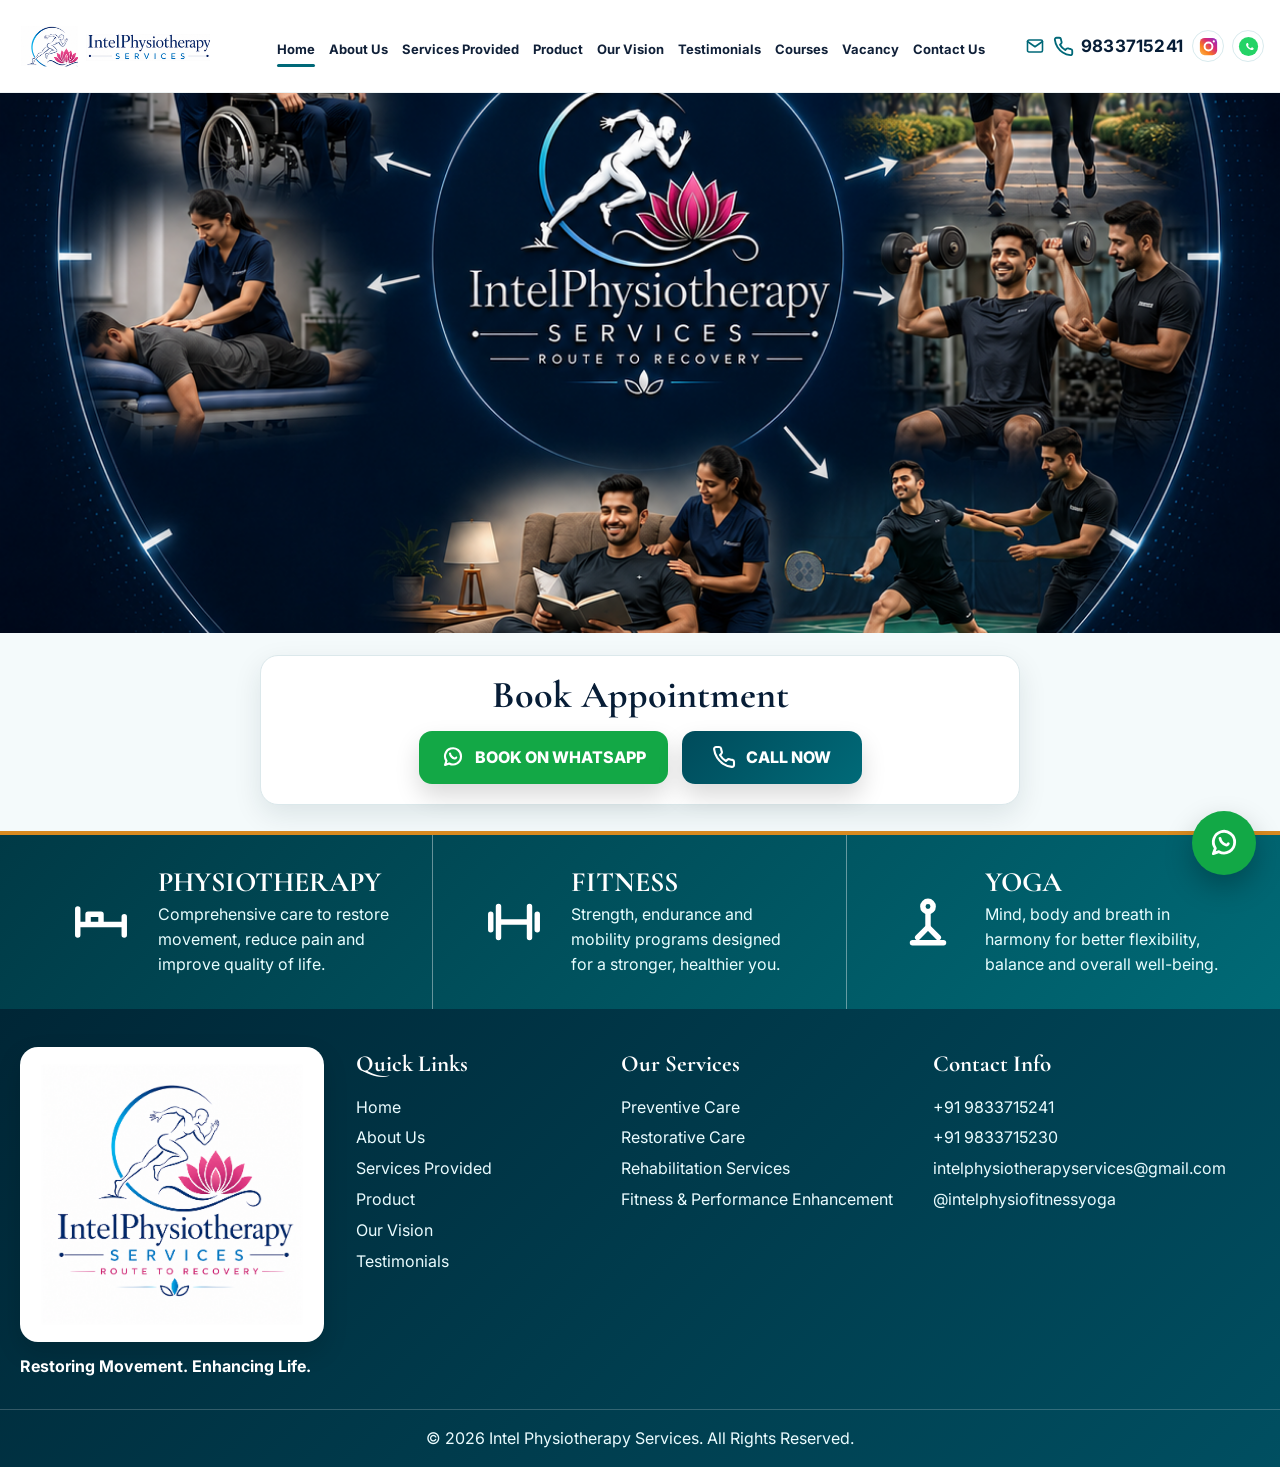
<file: index.html>
<!DOCTYPE html>
<html lang="en">
<head>
<meta charset="utf-8"/>
<meta content="width=device-width, initial-scale=1" name="viewport"/>
<title>Home | Intel Physiotherapy Services</title>
<meta content="Intel Physiotherapy Services provides physiotherapy, rehabilitation, fitness guidance, preventive care and home-based physiotherapy in Mumbai." name="description"/>
<link href="https://fonts.googleapis.com" rel="preconnect"/>
<link crossorigin="" href="https://fonts.gstatic.com" rel="preconnect"/>
<link href="https://fonts.googleapis.com/css2?family=Cormorant+Garamond:wght@600;700&amp;family=Inter:wght@400;500;600;700;800&amp;display=swap" rel="stylesheet"/>
<link href="assets/css/style.css" rel="stylesheet"/>
<style>
/* Homepage-only layout. Unique class names avoid legacy overlay rules. */
.home-hero-section{
  background:#071933;
  margin:0;
  padding:0;
}
.home-hero-art{
  width:100%;
  height:clamp(510px,60vh,600px);
  overflow:hidden;
  background:#071933;
}
.home-hero-art img{
  display:block;
  width:100%;
  height:100%;
  max-width:none;
  object-fit:cover;
  object-position:center 62%;
}
.home-appointment-section{
  background:#f4fafb;
  padding:22px 16px 26px;
}
.home-appointment-card{
  position:static;
  width:min(760px,100%);
  margin:0 auto;
  padding:20px 22px;
  background:#fff;
  border:1px solid #dbe8eb;
  border-radius:18px;
  box-shadow:0 10px 28px rgba(5,37,52,.10);
  text-align:center;
}
.home-appointment-card h2{
  margin:0 0 15px;
  color:#071d36;
  font-family:'Cormorant Garamond',serif;
  font-size:clamp(28px,3vw,38px);
  line-height:1.05;
}
.home-appointment-actions{
  display:flex;
  justify-content:center;
  gap:14px;
  flex-wrap:wrap;
}
.home-appointment-actions .btn{
  margin:0;
}
@media (max-width:900px){
  .home-hero-art{height:clamp(460px,56vh,540px)}
  .home-hero-art img{object-position:center 60%}
}
@media (max-width:600px){
  .home-hero-art{height:410px}
  .home-hero-art img{object-position:center 58%}
  .home-appointment-section{padding:16px 12px 20px}
  .home-appointment-card{padding:18px 14px}
  .home-appointment-actions{flex-direction:column}
  .home-appointment-actions .btn{width:100%}
}
</style>
</head>
<body>
<header class="site-header">
<div class="header-inner">
<a class="logo" href="index.html"><img alt="Intel Physiotherapy Services logo" src="assets/images/logo-clean.png"/></a>
<nav aria-label="Main navigation" class="main-nav"><a class="active" href="index.html">Home</a><a href="about.html">About Us</a><a href="services.html">Services Provided</a><a href="product.html">Product</a><a href="vision.html">Our Vision</a><a href="testimonials.html">Testimonials</a><a href="courses.html">Courses</a><a href="vacancy.html">Vacancy</a><a href="contact.html">Contact Us</a></nav>
<div class="header-contact">
<a class="mail-top" href="mailto:intelphysiotherapyservices@gmail.com"><span class="icon"><svg viewbox="0 0 24 24"><path d="M4 4h16a2 2 0 0 1 2 2v12a2 2 0 0 1-2 2H4a2 2 0 0 1-2-2V6a2 2 0 0 1 2-2z"></path><path d="m22 6-10 7L2 6"></path></svg></span><span>intelphysiotherapyservices@gmail.com</span></a>
<a class="phone-top" href="tel:+919833715241"><span class="icon"><svg viewbox="0 0 24 24"><path d="M22 16.9v3a2 2 0 0 1-2.2 2 19.8 19.8 0 0 1-8.6-3.1 19.5 19.5 0 0 1-6-6A19.8 19.8 0 0 1 2.1 4.2 2 2 0 0 1 4.1 2h3a2 2 0 0 1 2 1.7c.1 1 .4 2 .7 2.9a2 2 0 0 1-.5 2.1L8 10a16 16 0 0 0 6 6l1.3-1.3a2 2 0 0 1 2.1-.5c.9.3 1.9.6 2.9.7a2 2 0 0 1 1.7 2z"></path></svg></span><strong>9833715241</strong></a>
<div class="social-top"><a aria-label="Instagram" href="https://www.instagram.com/intelphysiofitnessyoga" rel="noopener" target="_blank"><svg aria-hidden="true" viewbox="0 0 24 24"><defs><lineargradient gradientunits="userSpaceOnUse" id="igGrad" x1="0" x2="24" y1="24" y2="0"><stop offset="0" stop-color="#feda75"></stop><stop offset="0.35" stop-color="#fa7e1e"></stop><stop offset="0.6" stop-color="#d62976"></stop><stop offset="0.82" stop-color="#962fbf"></stop><stop offset="1" stop-color="#4f5bd5"></stop></lineargradient></defs><rect fill="url(#igGrad)" height="18" rx="5" stroke="none" width="18" x="3" y="3"></rect><circle cx="12" cy="12" fill="none" r="4.1" stroke="#fff" stroke-width="2"></circle><circle cx="17.5" cy="6.7" fill="#fff" r="1.15" stroke="none"></circle></svg></a><a aria-label="WhatsApp" href="https://wa.me/919833715241" rel="noopener" target="_blank"><svg aria-hidden="true" viewbox="0 0 24 24"><circle cx="12" cy="12" fill="#25D366" r="10" stroke="none"></circle><path d="M16.95 13.53c-.19-.1-1.14-.56-1.31-.62-.18-.06-.31-.09-.43.1-.13.19-.5.62-.61.75-.11.13-.23.14-.42.05-.19-.1-.82-.3-1.56-.96-.58-.51-.97-1.14-1.09-1.33-.11-.19-.01-.29.08-.39.08-.08.19-.23.29-.35.1-.12.13-.2.19-.33.06-.13.03-.24-.02-.34-.05-.1-.43-1.04-.59-1.42-.16-.39-.32-.34-.43-.34h-.37c-.13 0-.34.05-.52.24-.18.19-.68.67-.68 1.64s.7 1.91.8 2.05c.1.13 1.37 2.09 3.31 2.93.46.2.83.32 1.11.41.47.15.89.13 1.22.08.37-.06 1.14-.47 1.3-.92.16-.45.16-.84.11-.92-.05-.08-.18-.13-.37-.23z" fill="#fff" stroke="none"></path></svg></a></div>
</div>
<button aria-expanded="false" aria-label="Open menu" class="menu-toggle">☰</button>
</div>
<div class="mobile-nav"><a href="index.html">Home</a><a href="about.html">About Us</a><a href="services.html">Services Provided</a><a href="product.html">Product</a><a href="vision.html">Our Vision</a><a href="testimonials.html">Testimonials</a><a href="courses.html">Courses</a><a href="vacancy.html">Vacancy</a><a href="contact.html">Contact Us</a><a href="https://wa.me/919833715241?text=Hello%20Intel%20Physiotherapy%20Services%2C%20I%20would%20like%20to%20book%20an%20appointment." rel="noopener" target="_blank">Book on WhatsApp</a><a href="tel:+919833715241">Call Now</a></div>
</header>
<main>
<section class="home-hero-section" aria-label="Intel Physiotherapy recovery journey">
<div class="home-hero-art">
<img alt="Intel Physiotherapy Services recovery journey visual" loading="eager" src="assets/images/home-recovery-journey.png"/>
</div>
</section>
<section class="home-appointment-section" aria-label="Book an appointment">
<div class="home-appointment-card">
<h2>Book Appointment</h2>
<div class="home-appointment-actions">
<a class="btn whatsapp" href="https://wa.me/919833715241?text=Hello%20Intel%20Physiotherapy%20Services%2C%20I%20would%20like%20to%20book%20an%20appointment." rel="noopener" target="_blank"><span class="icon"><svg viewbox="0 0 24 24"><path d="M20 11.5a8 8 0 0 1-11.8 7L4 20l1.5-4.1A8 8 0 1 1 20 11.5z"></path><path d="M9 8.5c.4 2.4 2.1 4.2 4.5 5 .7.2 1.4-.5 1.7-1"></path></svg></span>Book on WhatsApp</a>
<a class="btn call" href="tel:+919833715241"><span class="icon"><svg viewbox="0 0 24 24"><path d="M22 16.9v3a2 2 0 0 1-2.2 2 19.8 19.8 0 0 1-8.6-3.1 19.5 19.5 0 0 1-6-6A19.8 19.8 0 0 1 2.1 4.2 2 2 0 0 1 4.1 2h3a2 2 0 0 1 2 1.7c.1 1 .4 2 .7 2.9a2 2 0 0 1-.5 2.1L8 10a16 16 0 0 0 6 6l1.3-1.3a2 2 0 0 1 2.1-.5c.9.3 1.9.6 2.9.7a2 2 0 0 1 1.7 2z"></path></svg></span>Call Now</a>
</div>
</div>
</section>
</main>
<section class="service-footer-band">
<div class="band-inner">
<article><span class="icon"><svg viewbox="0 0 24 24"><path d="M3 7v10M3 13h18v4M21 10v7M7 13V9h5v4"></path></svg></span><div><h3>Physiotherapy</h3><p>Comprehensive care to restore movement, reduce pain and improve quality of life.</p></div></article>
<article><span class="icon"><svg viewbox="0 0 24 24"><path d="M6 6v12M18 6v12M3 9v6M21 9v6M6 12h12"></path></svg></span><div><h3>Fitness</h3><p>Strength, endurance and mobility programs designed for a stronger, healthier you.</p></div></article>
<article><span class="icon"><svg viewbox="0 0 24 24"><path d="M12 4a2 2 0 1 0 0 4 2 2 0 0 0 0-4z"></path><path d="M12 9v5l-4 4"></path><path d="M12 14l4 4"></path><path d="M6 20h12"></path></svg></span><div><h3>Yoga</h3><p>Mind, body and breath in harmony for better flexibility, balance and overall well-being.</p></div></article>
</div>
</section>
<footer class="site-footer">
<div class="footer-inner">
<div class="footer-brand"><div class="footer-logo-card"><img alt="Intel Physiotherapy Services" src="assets/images/logo-footer-clean.png"/></div><p>Restoring Movement. Enhancing Life.</p></div>
<div><h4>Quick Links</h4><a href="index.html">Home</a><a href="about.html">About Us</a><a href="services.html">Services Provided</a><a href="product.html">Product</a><a href="vision.html">Our Vision</a><a href="testimonials.html">Testimonials</a></div>
<div><h4>Our Services</h4><a href="services.html">Preventive Care</a><a href="services.html">Restorative Care</a><a href="services.html">Rehabilitation Services</a><a href="services.html">Fitness &amp; Performance Enhancement</a></div>
<div><h4>Contact Info</h4><a href="tel:+919833715241">+91 9833715241</a><a href="tel:+919833715230">+91 9833715230</a><a href="mailto:intelphysiotherapyservices@gmail.com">intelphysiotherapyservices@gmail.com</a><a href="https://www.instagram.com/intelphysiofitnessyoga" rel="noopener" target="_blank">@intelphysiofitnessyoga</a></div>
</div>
<div class="copyright">© 2026 Intel Physiotherapy Services. All Rights Reserved.</div>
</footer>
<a aria-label="Chat on WhatsApp" class="floating-wa" href="https://wa.me/919833715241?text=Hello%20Intel%20Physiotherapy%20Services%2C%20I%20would%20like%20to%20book%20an%20appointment." rel="noopener" target="_blank"><span class="icon"><svg viewbox="0 0 24 24"><path d="M20 11.5a8 8 0 0 1-11.8 7L4 20l1.5-4.1A8 8 0 1 1 20 11.5z"></path><path d="M9 8.5c.4 2.4 2.1 4.2 4.5 5 .7.2 1.4-.5 1.7-1"></path></svg></span></a>
<button aria-label="Back to top" class="back-top">↑</button>
<script src="assets/js/main.js"></script>
</body>
</html>
</file>
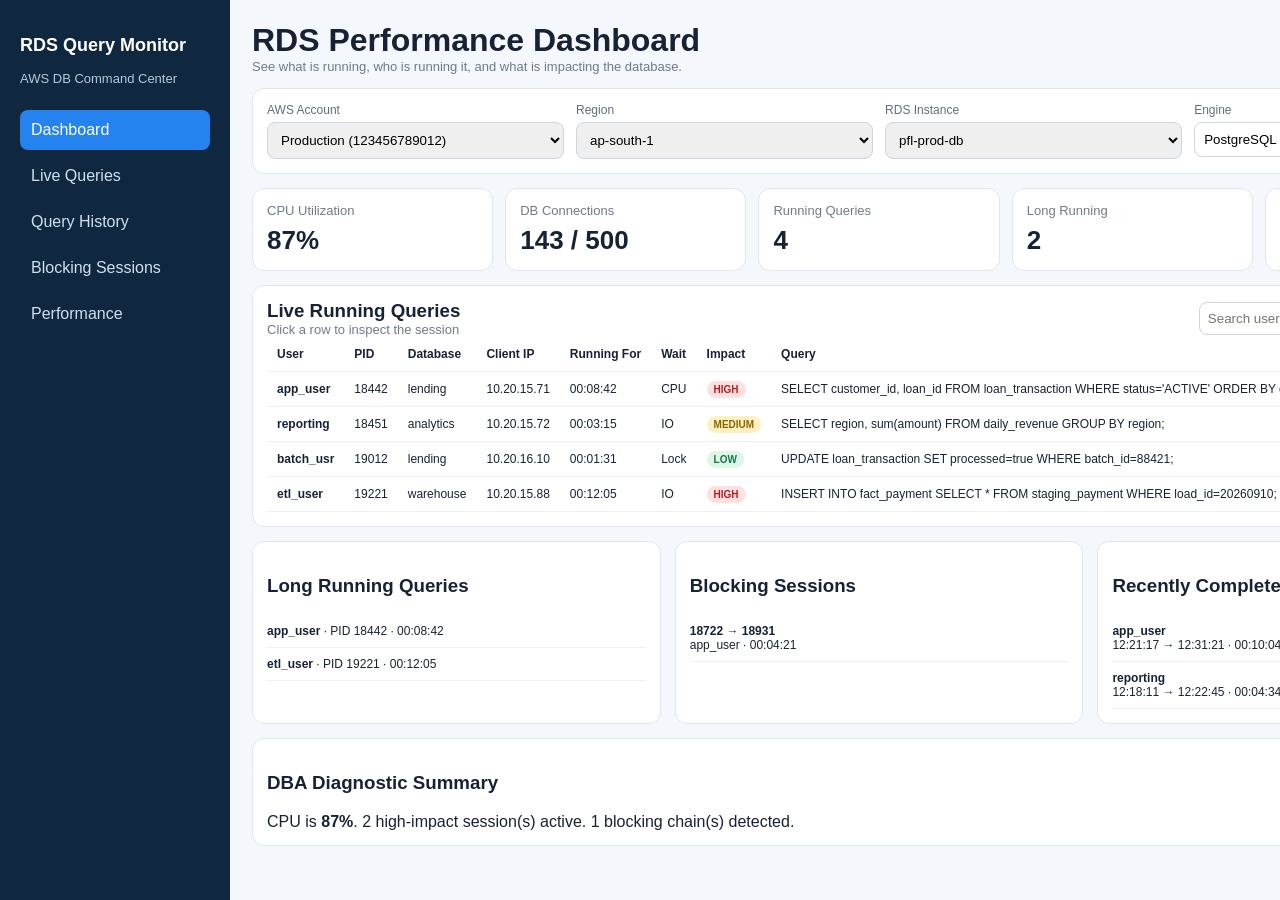
<file: rds-query-monitor-prototype/index.html>
<!doctype html><html><head><meta charset="utf-8"><meta name="viewport" content="width=device-width,initial-scale=1"><title>RDS Query Monitor Prototype</title><style>body{margin:0;font-family:Arial,sans-serif;background:#f4f7fb;color:#182235}.wrap{display:grid;grid-template-columns:230px 1fr;min-height:100vh}.side{background:#10283f;color:#fff;padding:20px}.side h2{font-size:18px}.nav{margin-top:24px}.nav div{padding:11px;border-radius:8px;margin-bottom:6px;color:#cfe0ef}.nav .a{background:#2583ef;color:#fff}.main{padding:22px}.top{display:flex;justify-content:space-between;align-items:center}.sub{color:#6f7b8c;font-size:13px}.panel{background:#fff;border:1px solid #dfe6ef;border-radius:12px;padding:14px;margin-top:14px}.filters{display:grid;grid-template-columns:repeat(4,1fr);gap:12px}.filters label{font-size:12px;color:#5f6d7d}.filters select,.filters input{width:100%;padding:9px;border:1px solid #ccd6e1;border-radius:8px;margin-top:5px}.cards{display:grid;grid-template-columns:repeat(5,1fr);gap:12px;margin-top:14px}.card{background:#fff;border:1px solid #dfe6ef;border-radius:12px;padding:14px}.val{font-size:26px;font-weight:700;margin-top:7px}.grid{display:grid;grid-template-columns:2fr 1fr;gap:14px}.tablewrap{overflow:auto}table{width:100%;border-collapse:collapse;font-size:12px}th,td{padding:10px;border-bottom:1px solid #edf1f5;text-align:left;white-space:nowrap}tr.q:hover{background:#eef6ff;cursor:pointer}.badge{padding:3px 7px;border-radius:999px;font-size:10px;font-weight:700}.high{background:#ffe0e0;color:#b91c1c}.medium{background:#fff0c2;color:#8a6500}.low{background:#def5e7;color:#177649}.sql{background:#112638;color:#dcecff;padding:12px;border-radius:8px;white-space:pre-wrap;font-family:monospace;font-size:11px}.kv{display:grid;grid-template-columns:120px 1fr;gap:7px;font-size:12px;margin-bottom:6px}.muted{color:#748196}.bottom{display:grid;grid-template-columns:repeat(3,1fr);gap:14px}.item{padding:9px 0;border-bottom:1px solid #edf1f5;font-size:12px}.live{color:#129f60;font-weight:700}@media(max-width:1100px){.wrap{grid-template-columns:1fr}.side{display:none}.cards{grid-template-columns:repeat(2,1fr)}.grid,.bottom{grid-template-columns:1fr}.filters{grid-template-columns:1fr 1fr}}</style></head><body><div class="wrap"><aside class="side"><h2>RDS Query Monitor</h2><div class="sub" style="color:#b7c8d8">AWS DB Command Center</div><div class="nav"><div class="a">Dashboard</div><div>Live Queries</div><div>Query History</div><div>Blocking Sessions</div><div>Performance</div></div></aside><main class="main"><div class="top"><div><h1 style="margin:0">RDS Performance Dashboard</h1><div class="sub">See what is running, who is running it, and what is impacting the database.</div></div><div><span class="live">● LIVE</span> <span id="clock" class="sub"></span></div></div><div class="panel filters"><label>AWS Account<select><option>Production (123456789012)</option><option>UAT (234567890123)</option></select></label><label>Region<select><option>ap-south-1</option><option>us-east-1</option></select></label><label>RDS Instance<select id="inst"><option value="pg">pfl-prod-db</option><option value="my">apac-uat-mysql</option><option value="or">finance-oracle-prod</option></select></label><label>Engine<input id="eng" readonly></label></div><div class="cards" id="cards"></div><div class="grid"><section class="panel"><div style="display:flex;justify-content:space-between;align-items:center"><div><h3 style="margin:0">Live Running Queries</h3><div class="sub">Click a row to inspect the session</div></div><input id="search" placeholder="Search user / PID / SQL" style="padding:8px;border:1px solid #ccd6e1;border-radius:8px"></div><div class="tablewrap"><table><thead><tr><th>User</th><th>PID</th><th>Database</th><th>Client IP</th><th>Running For</th><th>Wait</th><th>Impact</th><th>Query</th></tr></thead><tbody id="tb"></tbody></table></div></section><aside class="panel"><h3 style="margin-top:0">Query Details</h3><div id="details" class="muted">Select a live query.</div></aside></div><div class="bottom"><section class="panel"><h3>Long Running Queries</h3><div id="longs"></div></section><section class="panel"><h3>Blocking Sessions</h3><div id="blocks"></div></section><section class="panel"><h3>Recently Completed</h3><div id="done"></div></section></div><div class="panel"><h3>DBA Diagnostic Summary</h3><div id="diag"></div></div></main></div><script>const D={pg:{engine:'PostgreSQL 15.4',cpu:87,conn:'143 / 500',storage:'120 GB',q:[['app_user',18442,'lending','10.20.15.71',522,'CPU','HIGH','SELECT customer_id, loan_id FROM loan_transaction WHERE status=\'ACTIVE\' ORDER BY created_at DESC;'],['reporting',18451,'analytics','10.20.15.72',195,'IO','MEDIUM','SELECT region, sum(amount) FROM daily_revenue GROUP BY region;'],['batch_usr',19012,'lending','10.20.16.10',91,'Lock','LOW','UPDATE loan_transaction SET processed=true WHERE batch_id=88421;'],['etl_user',19221,'warehouse','10.20.15.88',725,'IO','HIGH','INSERT INTO fact_payment SELECT * FROM staging_payment WHERE load_id=20260910;']],b:[[18722,18931,'app_user',261]],c:[['app_user','12:21:17','12:31:21','00:10:04'],['reporting','12:18:11','12:22:45','00:04:34']]},my:{engine:'MySQL 8.0.44',cpu:61,conn:'92 / 300',storage:'186 GB',q:[['app_rw',8721,'apac_app','10.30.4.15',281,'CPU','MEDIUM','SELECT a.account_id,t.txn_amount FROM accounts a JOIN transactions t ON a.account_id=t.account_id;'],['etl',8733,'reporting','10.30.4.22',704,'IO','HIGH','INSERT INTO reporting.daily_summary SELECT branch_id,SUM(amount) FROM transactions GROUP BY branch_id;']],b:[[8733,8745,'etl',122]],c:[['app_rw','12:08:20','12:09:05','00:00:45']]},or:{engine:'Oracle 19c',cpu:72,conn:'211 / 600',storage:'310 GB',q:[['FINAPP',5132,'ORCL','10.41.8.34',481,'db file sequential read','HIGH','SELECT account_no,balance,status FROM fin_account WHERE branch_id=:1 AND status=\'ACTIVE\''],['REPORTUSR',5188,'ORCL','10.41.8.80',162,'CPU','MEDIUM','SELECT branch_id,SUM(balance) FROM fin_account GROUP BY branch_id']],b:[],c:[['FINAPP','11:58:40','12:02:17','00:03:37']]}};let cur='pg',sel=null;function f(s){let h=String(Math.floor(s/3600)).padStart(2,'0'),m=String(Math.floor(s%3600/60)).padStart(2,'0'),x=String(s%60).padStart(2,'0');return h+':'+m+':'+x}function render(){let d=D[cur];eng.value=d.engine;cards.innerHTML=[['CPU Utilization',d.cpu+'%'],['DB Connections',d.conn],['Running Queries',d.q.length],['Long Running',d.q.filter(x=>x[4]>=300).length],['Free Storage',d.storage]].map(x=>'<div class=card><div class=sub>'+x[0]+'</div><div class=val>'+x[1]+'</div></div>').join('');let term=search.value.toLowerCase();tb.innerHTML=d.q.filter(x=>x.join(' ').toLowerCase().includes(term)).map(x=>'<tr class=q onclick="pick('+x[1]+')"><td><b>'+x[0]+'</b></td><td>'+x[1]+'</td><td>'+x[2]+'</td><td>'+x[3]+'</td><td>'+f(x[4])+'</td><td>'+x[5]+'</td><td><span class="badge '+x[6].toLowerCase()+'">'+x[6]+'</span></td><td>'+x[7]+'</td></tr>').join('');longs.innerHTML=d.q.filter(x=>x[4]>=300).map(x=>'<div class=item><b>'+x[0]+'</b> · PID '+x[1]+' · '+f(x[4])+'</div>').join('')||'<div class=item>No long-running queries</div>';blocks.innerHTML=d.b.map(x=>'<div class=item><b>'+x[0]+' → '+x[1]+'</b><br>'+x[2]+' · '+f(x[3])+'</div>').join('')||'<div class=item>No blocking sessions</div>';done.innerHTML=d.c.map(x=>'<div class=item><b>'+x[0]+'</b><br>'+x[1]+' → '+x[2]+' · '+x[3]+'</div>').join('');diag.innerHTML='CPU is <b>'+d.cpu+'%</b>. '+d.q.filter(x=>x[6]=='HIGH').length+' high-impact session(s) active. '+d.b.length+' blocking chain(s) detected.';if(sel)pick(sel)}function pick(pid){let q=D[cur].q.find(x=>x[1]==pid);if(!q)return;sel=pid;details.innerHTML='<div class=kv><span class=muted>User</span><b>'+q[0]+'</b><span class=muted>PID</span><span>'+q[1]+'</span><span class=muted>Database</span><span>'+q[2]+'</span><span class=muted>Client IP</span><span>'+q[3]+'</span><span class=muted>Running For</span><b>'+f(q[4])+'</b><span class=muted>Wait Event</span><span>'+q[5]+'</span><span class=muted>Impact</span><span>'+q[6]+'</span></div><div class=sql>'+q[7]+'</div>'}inst.onchange=e=>{cur=e.target.value;sel=null;render()};search.oninput=render;setInterval(()=>{D[cur].q.forEach(x=>x[4]++);clock.textContent='Updated '+new Date().toLocaleTimeString();render()},5000);clock.textContent='Updated '+new Date().toLocaleTimeString();render();</script></body></html>
</file>
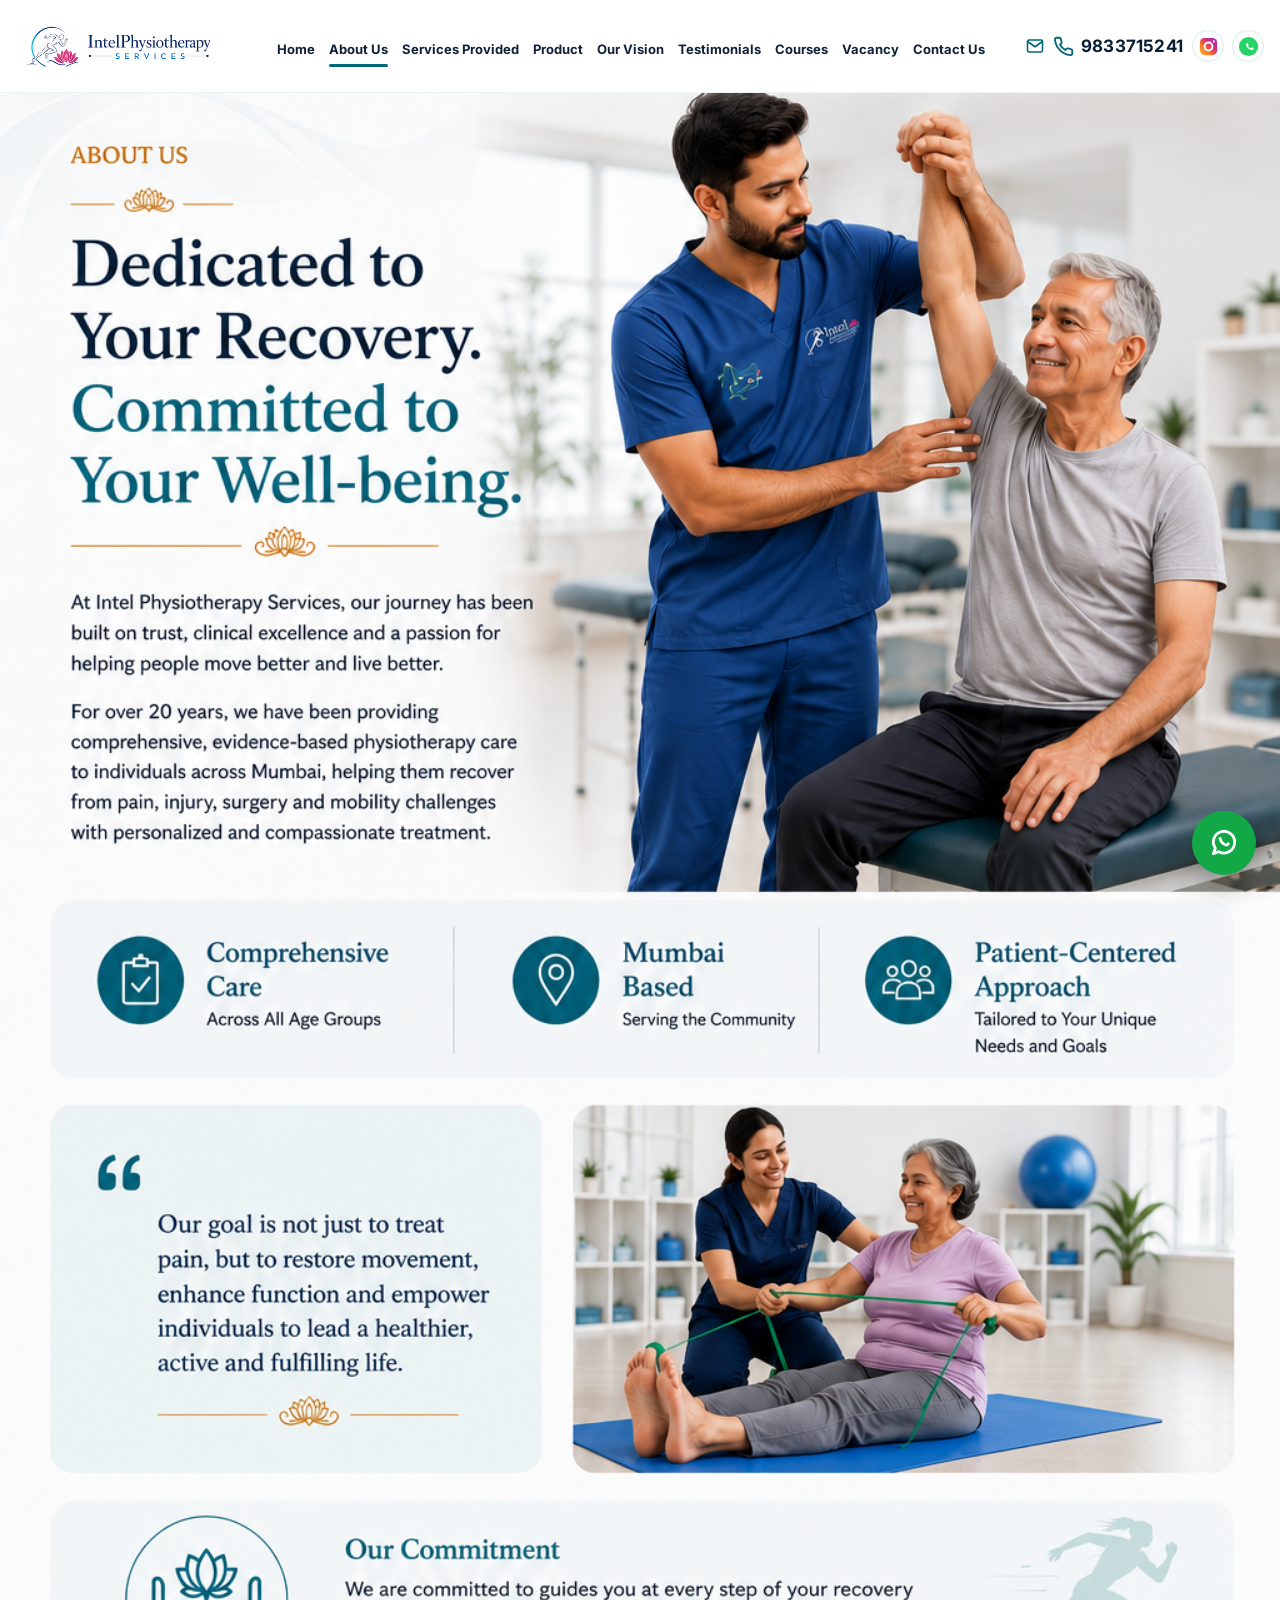
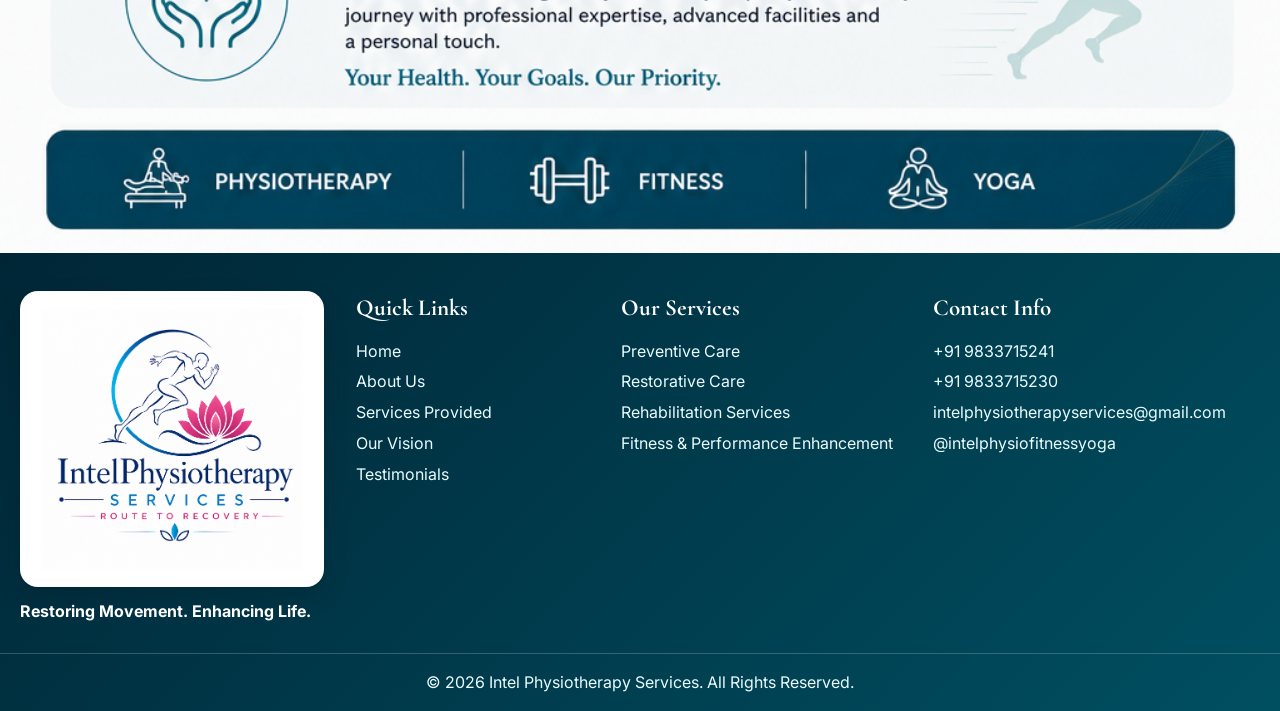
<file: about.html>
<!DOCTYPE html>

<html lang="en">
<head>
<meta charset="utf-8"/>
<meta content="width=device-width, initial-scale=1" name="viewport"/>
<title>About Us | Intel Physiotherapy Services</title>
<meta content="Intel Physiotherapy Services provides physiotherapy, rehabilitation, fitness guidance, preventive care and home-based physiotherapy in Mumbai." name="description"/>
<link href="https://fonts.googleapis.com" rel="preconnect"/>
<link crossorigin="" href="https://fonts.gstatic.com" rel="preconnect"/>
<link href="https://fonts.googleapis.com/css2?family=Cormorant+Garamond:wght@600;700&amp;family=Inter:wght@400;500;600;700;800&amp;display=swap" rel="stylesheet"/>
<link href="assets/css/style.css" rel="stylesheet"/>
</head>
<body>
<header class="site-header">
<div class="header-inner">
<a class="logo" href="index.html"><img alt="Intel Physiotherapy Services logo" src="assets/images/logo-clean.png"/></a>
<nav aria-label="Main navigation" class="main-nav"><a class="" href="index.html">Home</a><a class="active" href="about.html">About Us</a><a class="" href="services.html">Services Provided</a><a class="" href="vision.html">Our Vision</a><a class="" href="testimonials.html">Testimonials</a><a class="" href="courses.html">Courses</a><a class="" href="vacancy.html">Vacancy</a><a class="" href="contact.html">Contact Us</a></nav>
<div class="header-contact">
<a class="mail-top" href="mailto:intelphysiotherapyservices@gmail.com"><span class="icon"><svg viewbox="0 0 24 24"><path d="M4 4h16a2 2 0 0 1 2 2v12a2 2 0 0 1-2 2H4a2 2 0 0 1-2-2V6a2 2 0 0 1 2-2z"></path><path d="m22 6-10 7L2 6"></path></svg></span><span>intelphysiotherapyservices@gmail.com</span></a>
<a class="phone-top" href="tel:+919833715241"><span class="icon"><svg viewbox="0 0 24 24"><path d="M22 16.9v3a2 2 0 0 1-2.2 2 19.8 19.8 0 0 1-8.6-3.1 19.5 19.5 0 0 1-6-6A19.8 19.8 0 0 1 2.1 4.2 2 2 0 0 1 4.1 2h3a2 2 0 0 1 2 1.7c.1 1 .4 2 .7 2.9a2 2 0 0 1-.5 2.1L8 10a16 16 0 0 0 6 6l1.3-1.3a2 2 0 0 1 2.1-.5c.9.3 1.9.6 2.9.7a2 2 0 0 1 1.7 2z"></path></svg></span><strong>9833715241</strong></a>
<div class="social-top"><a aria-label="Instagram" href="https://www.instagram.com/intelphysiofitnessyoga" rel="noopener" target="_blank"><svg aria-hidden="true" viewbox="0 0 24 24">
<defs>
<lineargradient gradientunits="userSpaceOnUse" id="igGrad" x1="0" x2="24" y1="24" y2="0">
<stop offset="0" stop-color="#feda75"></stop>
<stop offset="0.35" stop-color="#fa7e1e"></stop>
<stop offset="0.6" stop-color="#d62976"></stop>
<stop offset="0.82" stop-color="#962fbf"></stop>
<stop offset="1" stop-color="#4f5bd5"></stop>
</lineargradient>
</defs>
<rect fill="url(#igGrad)" height="18" rx="5" stroke="none" width="18" x="3" y="3"></rect>
<circle cx="12" cy="12" fill="none" r="4.1" stroke="#fff" stroke-width="2"></circle>
<circle cx="17.5" cy="6.7" fill="#fff" r="1.15" stroke="none"></circle>
</svg></a><a aria-label="WhatsApp" href="https://wa.me/919833715241" rel="noopener" target="_blank"><svg aria-hidden="true" viewbox="0 0 24 24">
<circle cx="12" cy="12" fill="#25D366" r="10" stroke="none"></circle>
<path d="M16.95 13.53c-.19-.1-1.14-.56-1.31-.62-.18-.06-.31-.09-.43.1-.13.19-.5.62-.61.75-.11.13-.23.14-.42.05-.19-.1-.82-.3-1.56-.96-.58-.51-.97-1.14-1.09-1.33-.11-.19-.01-.29.08-.39.08-.08.19-.23.29-.35.1-.12.13-.2.19-.33.06-.13.03-.24-.02-.34-.05-.1-.43-1.04-.59-1.42-.16-.39-.32-.34-.43-.34h-.37c-.13 0-.34.05-.52.24-.18.19-.68.67-.68 1.64s.7 1.91.8 2.05c.1.13 1.37 2.09 3.31 2.93.46.2.83.32 1.11.41.47.15.89.13 1.22.08.37-.06 1.14-.47 1.3-.92.16-.45.16-.84.11-.92-.05-.08-.18-.13-.37-.23z" fill="#fff" stroke="none"></path>
</svg></a></div>
</div>
<button aria-expanded="false" aria-label="Open menu" class="menu-toggle">☰</button>
</div>
<div class="mobile-nav"><a href="index.html">Home</a><a href="about.html">About Us</a><a href="services.html">Services Provided</a><a href="vision.html">Our Vision</a><a href="testimonials.html">Testimonials</a><a href="courses.html">Courses</a><a href="vacancy.html">Vacancy</a><a href="contact.html">Contact Us</a><a href="https://wa.me/919833715241?text=Hello%20Intel%20Physiotherapy%20Services%2C%20I%20would%20like%20to%20book%20an%20appointment." rel="noopener" target="_blank">Book on WhatsApp</a><a href="tel:+919833715241">Call Now</a></div>
</header>
<main>
<section class="single-visual-main full-bleed-page">
<div class="single-visual-card full-bleed-image">
<img alt="Intel Physiotherapy Services About Us page" loading="eager" src="assets/images/page-about-single-clean.png"/>
</div>
</section>
</main>
<footer class="site-footer">
<div class="footer-inner">
<div class="footer-brand"><div class="footer-logo-card"><img alt="Intel Physiotherapy Services" src="assets/images/logo-footer-clean.png"/></div><p>Restoring Movement. Enhancing Life.</p></div>
<div><h4>Quick Links</h4><a href="index.html">Home</a><a href="about.html">About Us</a><a href="services.html">Services Provided</a><a href="vision.html">Our Vision</a><a href="testimonials.html">Testimonials</a></div>
<div><h4>Our Services</h4><a href="services.html">Preventive Care</a><a href="services.html">Restorative Care</a><a href="services.html">Rehabilitation Services</a><a href="services.html">Fitness &amp; Performance Enhancement</a></div>
<div><h4>Contact Info</h4><a href="tel:+919833715241">+91 9833715241</a><a href="tel:+919833715230">+91 9833715230</a><a href="mailto:intelphysiotherapyservices@gmail.com">intelphysiotherapyservices@gmail.com</a><a href="https://www.instagram.com/intelphysiofitnessyoga" target="_blank">@intelphysiofitnessyoga</a></div>
</div>
<div class="copyright">© 2026 Intel Physiotherapy Services. All Rights Reserved.</div>
</footer>
<a aria-label="Chat on WhatsApp" class="floating-wa" href="https://wa.me/919833715241?text=Hello%20Intel%20Physiotherapy%20Services%2C%20I%20would%20like%20to%20book%20an%20appointment." rel="noopener" target="_blank"><span class="icon"><svg viewbox="0 0 24 24"><path d="M20 11.5a8 8 0 0 1-11.8 7L4 20l1.5-4.1A8 8 0 1 1 20 11.5z"></path><path d="M9 8.5c.4 2.4 2.1 4.2 4.5 5 .7.2 1.4-.5 1.7-1"></path></svg></span></a>
<button aria-label="Back to top" class="back-top">↑</button>
<script src="assets/js/main.js"></script>
</body>
</html>
</file>
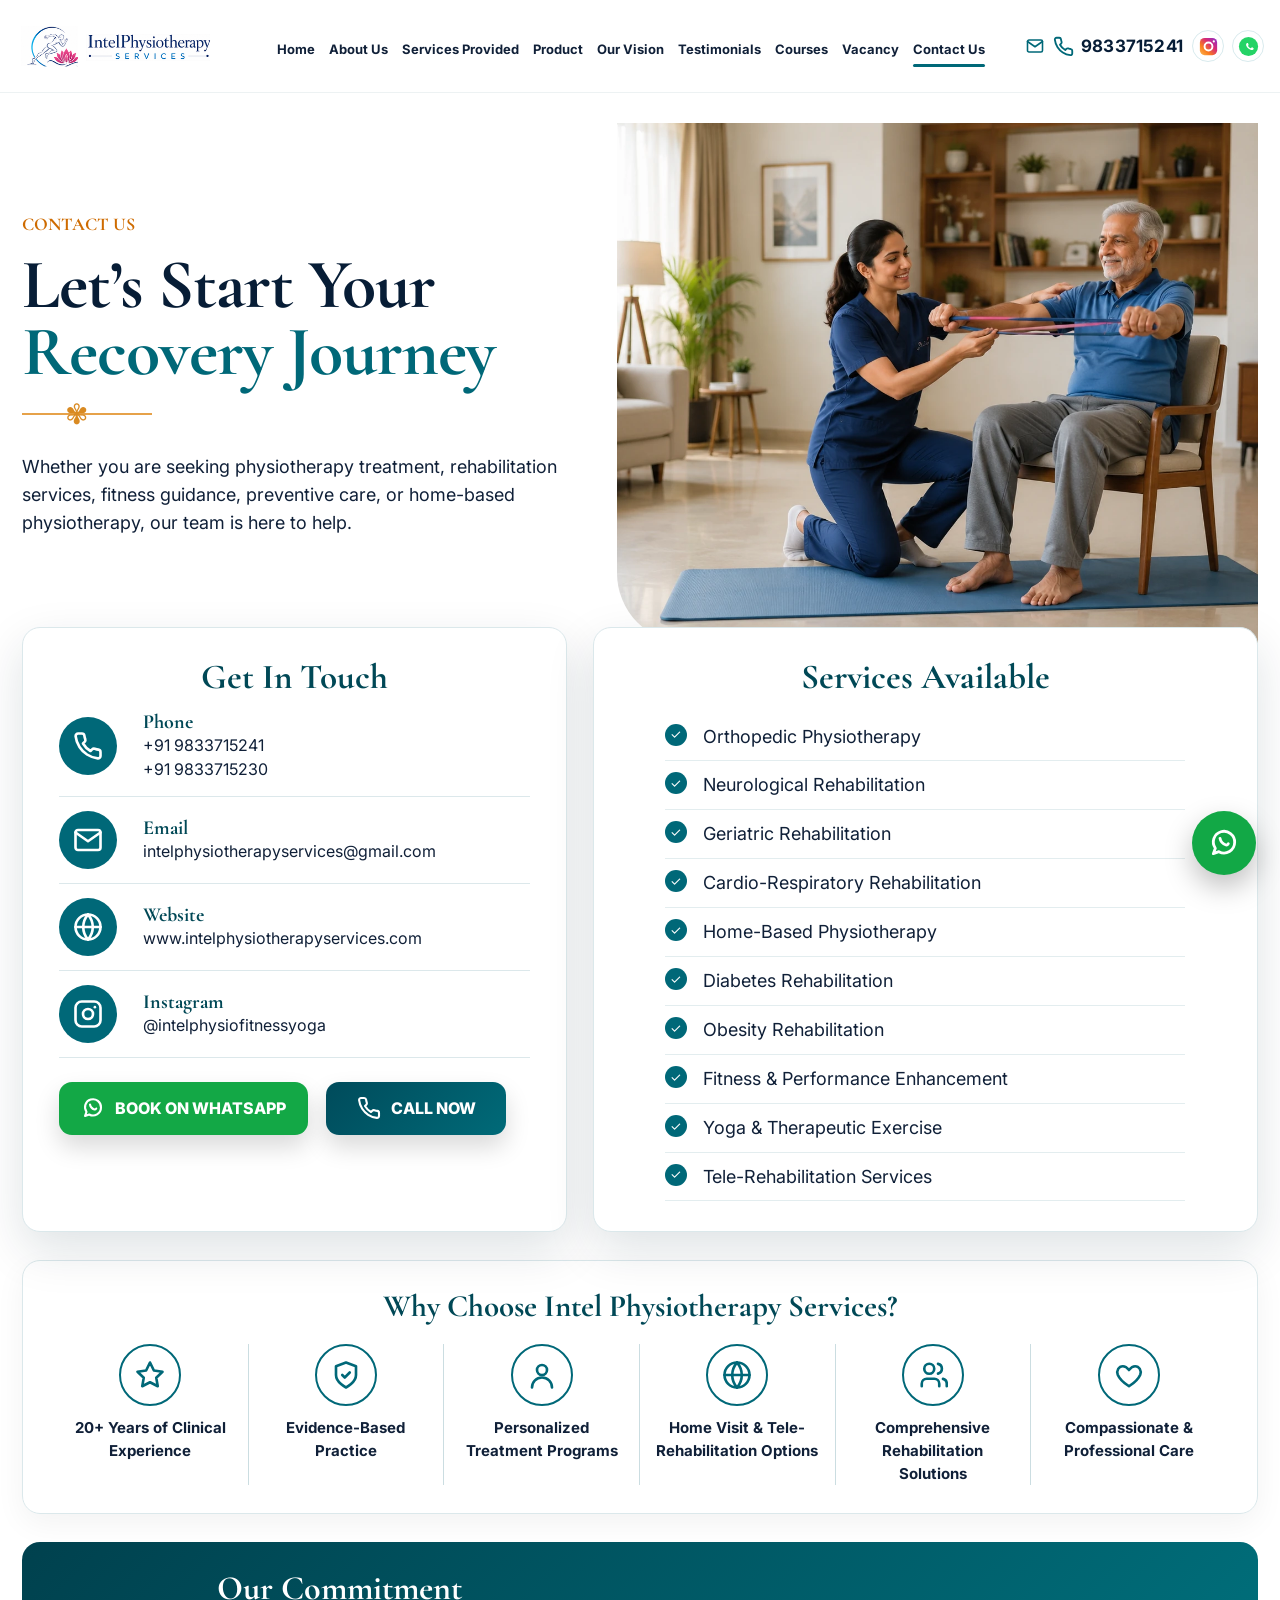
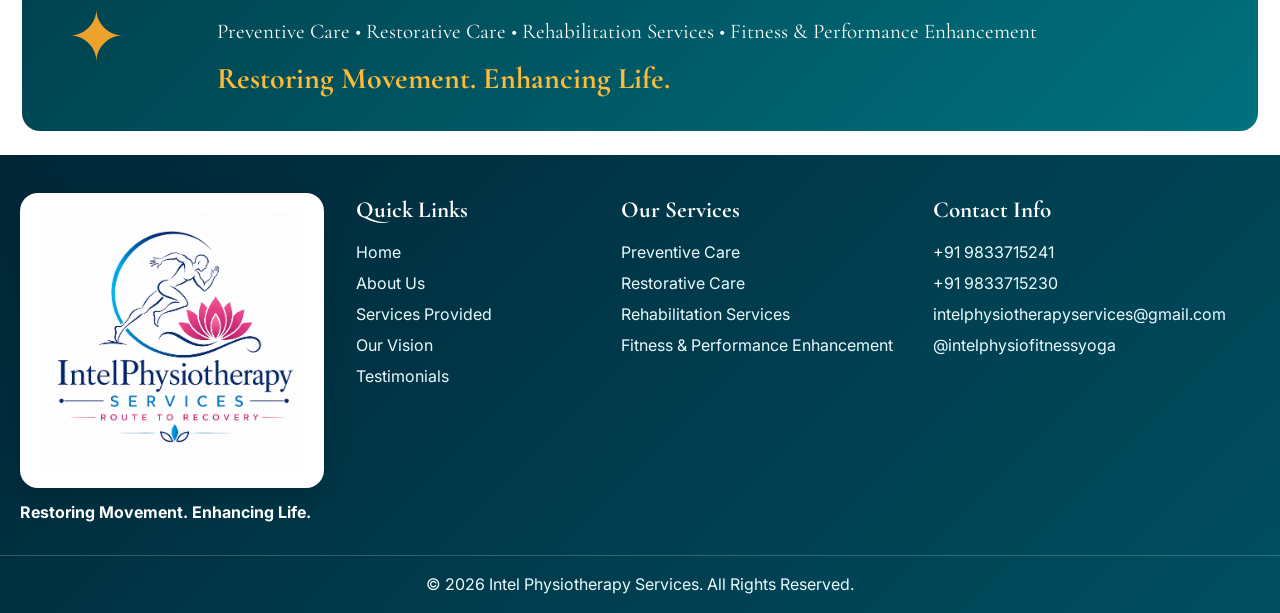
<file: contact.html>
<!doctype html>
<html lang="en">
<head>
  <meta charset="utf-8">
  <meta name="viewport" content="width=device-width, initial-scale=1">
  <title>Contact Us | Intel Physiotherapy Services</title>
  <meta name="description" content="Intel Physiotherapy Services provides physiotherapy, rehabilitation, fitness guidance, preventive care and home-based physiotherapy in Mumbai.">
  <link rel="preconnect" href="https://fonts.googleapis.com">
  <link rel="preconnect" href="https://fonts.gstatic.com" crossorigin>
  <link href="https://fonts.googleapis.com/css2?family=Cormorant+Garamond:wght@600;700&family=Inter:wght@400;500;600;700;800&display=swap" rel="stylesheet">
  <link rel="stylesheet" href="assets/css/style.css">
</head>
<body>
<header class="site-header">
  <div class="header-inner">
    <a class="logo" href="index.html"><img src="assets/images/logo-clean.png" alt="Intel Physiotherapy Services logo"></a>
    <nav class="main-nav" aria-label="Main navigation"><a class="" href="index.html">Home</a><a class="" href="about.html">About Us</a><a class="" href="services.html">Services Provided</a><a class="" href="vision.html">Our Vision</a><a class="" href="testimonials.html">Testimonials</a><a class="" href="courses.html">Courses</a><a class="" href="vacancy.html">Vacancy</a><a class="active" href="contact.html">Contact Us</a></nav>
    <div class="header-contact">
      <a class="mail-top" href="mailto:intelphysiotherapyservices@gmail.com"><span class="icon"><svg viewBox="0 0 24 24"><path d="M4 4h16a2 2 0 0 1 2 2v12a2 2 0 0 1-2 2H4a2 2 0 0 1-2-2V6a2 2 0 0 1 2-2z"/><path d="m22 6-10 7L2 6"/></svg></span><span>intelphysiotherapyservices@gmail.com</span></a>
      <a class="phone-top" href="tel:+919833715241"><span class="icon"><svg viewBox="0 0 24 24"><path d="M22 16.9v3a2 2 0 0 1-2.2 2 19.8 19.8 0 0 1-8.6-3.1 19.5 19.5 0 0 1-6-6A19.8 19.8 0 0 1 2.1 4.2 2 2 0 0 1 4.1 2h3a2 2 0 0 1 2 1.7c.1 1 .4 2 .7 2.9a2 2 0 0 1-.5 2.1L8 10a16 16 0 0 0 6 6l1.3-1.3a2 2 0 0 1 2.1-.5c.9.3 1.9.6 2.9.7a2 2 0 0 1 1.7 2z"/></svg></span><strong>9833715241</strong></a>
      <div class="social-top"><a href="https://www.instagram.com/intelphysiofitnessyoga" target="_blank" rel="noopener" aria-label="Instagram"><svg viewBox="0 0 24 24" aria-hidden="true">
<defs>
<linearGradient id="igGrad" x1="0" y1="24" x2="24" y2="0" gradientUnits="userSpaceOnUse">
<stop offset="0" stop-color="#feda75"/>
<stop offset="0.35" stop-color="#fa7e1e"/>
<stop offset="0.6" stop-color="#d62976"/>
<stop offset="0.82" stop-color="#962fbf"/>
<stop offset="1" stop-color="#4f5bd5"/>
</linearGradient>
</defs>
<rect x="3" y="3" width="18" height="18" rx="5" fill="url(#igGrad)" stroke="none"/>
<circle cx="12" cy="12" r="4.1" fill="none" stroke="#fff" stroke-width="2"/>
<circle cx="17.5" cy="6.7" r="1.15" fill="#fff" stroke="none"/>
</svg></a><a href="https://wa.me/919833715241" target="_blank" rel="noopener" aria-label="WhatsApp"><svg viewBox="0 0 24 24" aria-hidden="true">
<circle cx="12" cy="12" r="10" fill="#25D366" stroke="none"/>
<path d="M16.95 13.53c-.19-.1-1.14-.56-1.31-.62-.18-.06-.31-.09-.43.1-.13.19-.5.62-.61.75-.11.13-.23.14-.42.05-.19-.1-.82-.3-1.56-.96-.58-.51-.97-1.14-1.09-1.33-.11-.19-.01-.29.08-.39.08-.08.19-.23.29-.35.1-.12.13-.2.19-.33.06-.13.03-.24-.02-.34-.05-.1-.43-1.04-.59-1.42-.16-.39-.32-.34-.43-.34h-.37c-.13 0-.34.05-.52.24-.18.19-.68.67-.68 1.64s.7 1.91.8 2.05c.1.13 1.37 2.09 3.31 2.93.46.2.83.32 1.11.41.47.15.89.13 1.22.08.37-.06 1.14-.47 1.3-.92.16-.45.16-.84.11-.92-.05-.08-.18-.13-.37-.23z" fill="#fff" stroke="none"/>
</svg></a></div>
    </div>
    <button class="menu-toggle" aria-label="Open menu" aria-expanded="false">☰</button>
  </div>
  <div class="mobile-nav"><a href="index.html">Home</a><a href="about.html">About Us</a><a href="services.html">Services Provided</a><a href="vision.html">Our Vision</a><a href="testimonials.html">Testimonials</a><a href="courses.html">Courses</a><a href="vacancy.html">Vacancy</a><a href="contact.html">Contact Us</a><a href="https://wa.me/919833715241?text=Hello%20Intel%20Physiotherapy%20Services%2C%20I%20would%20like%20to%20book%20an%20appointment." target="_blank" rel="noopener">Book on WhatsApp</a><a href="tel:+919833715241">Call Now</a></div>
</header>
<main>
<section class="contact-page">
  <div class="page-container contact-hero-real">
    <div class="contact-heading reveal"><p class="eyebrow">Contact Us</p><h1>Let’s Start Your<br><span>Recovery Journey</span></h1><div class="decor"></div><p>Whether you are seeking physiotherapy treatment, rehabilitation services, fitness guidance, preventive care, or home-based physiotherapy, our team is here to help.</p></div>
    <div class="contact-image reveal"><figure class="photo hero-photo"><img src="assets/images/homecare.webp" alt="Recovery journey physiotherapy support" loading="lazy"></figure></div>
  </div>
  <div class="page-container contact-two">
    <section class="contact-card reveal"><h2>Get In Touch</h2><div class="contact-item"><span class="icon"><svg viewBox="0 0 24 24"><path d="M22 16.9v3a2 2 0 0 1-2.2 2 19.8 19.8 0 0 1-8.6-3.1 19.5 19.5 0 0 1-6-6A19.8 19.8 0 0 1 2.1 4.2 2 2 0 0 1 4.1 2h3a2 2 0 0 1 2 1.7c.1 1 .4 2 .7 2.9a2 2 0 0 1-.5 2.1L8 10a16 16 0 0 0 6 6l1.3-1.3a2 2 0 0 1 2.1-.5c.9.3 1.9.6 2.9.7a2 2 0 0 1 1.7 2z"/></svg></span><div><h3>Phone</h3><a href="tel:+919833715241">+91 9833715241</a><a href="tel:+919833715230">+91 9833715230</a></div></div><div class="contact-item"><span class="icon"><svg viewBox="0 0 24 24"><path d="M4 4h16a2 2 0 0 1 2 2v12a2 2 0 0 1-2 2H4a2 2 0 0 1-2-2V6a2 2 0 0 1 2-2z"/><path d="m22 6-10 7L2 6"/></svg></span><div><h3>Email</h3><a href="mailto:intelphysiotherapyservices@gmail.com">intelphysiotherapyservices@gmail.com</a></div></div><div class="contact-item"><span class="icon"><svg viewBox="0 0 24 24"><circle cx="12" cy="12" r="10"/><path d="M2 12h20"/><path d="M12 2a15 15 0 0 1 0 20"/><path d="M12 2a15 15 0 0 0 0 20"/></svg></span><div><h3>Website</h3><a href="https://www.intelphysiotherapyservices.com">www.intelphysiotherapyservices.com</a></div></div><div class="contact-item"><span class="icon"><svg viewBox="0 0 24 24"><rect x="2" y="2" width="20" height="20" rx="5"/><circle cx="12" cy="12" r="4"/><path d="M17.5 6.5h.01"/></svg></span><div><h3>Instagram</h3><a href="https://www.instagram.com/intelphysiofitnessyoga" target="_blank">@intelphysiofitnessyoga</a></div></div><div class="cta-row ">
      <a class="btn whatsapp" href="https://wa.me/919833715241?text=Hello%20Intel%20Physiotherapy%20Services%2C%20I%20would%20like%20to%20book%20an%20appointment." target="_blank" rel="noopener"><span class="icon"><svg viewBox="0 0 24 24"><path d="M20 11.5a8 8 0 0 1-11.8 7L4 20l1.5-4.1A8 8 0 1 1 20 11.5z"/><path d="M9 8.5c.4 2.4 2.1 4.2 4.5 5 .7.2 1.4-.5 1.7-1"/></svg></span>Book on WhatsApp</a>
      <a class="btn call" href="tel:+919833715241"><span class="icon"><svg viewBox="0 0 24 24"><path d="M22 16.9v3a2 2 0 0 1-2.2 2 19.8 19.8 0 0 1-8.6-3.1 19.5 19.5 0 0 1-6-6A19.8 19.8 0 0 1 2.1 4.2 2 2 0 0 1 4.1 2h3a2 2 0 0 1 2 1.7c.1 1 .4 2 .7 2.9a2 2 0 0 1-.5 2.1L8 10a16 16 0 0 0 6 6l1.3-1.3a2 2 0 0 1 2.1-.5c.9.3 1.9.6 2.9.7a2 2 0 0 1 1.7 2z"/></svg></span>Call Now</a>
    </div></section>
    <section class="services-available reveal"><h2>Services Available</h2><ul><li>Orthopedic Physiotherapy</li><li>Neurological Rehabilitation</li><li>Geriatric Rehabilitation</li><li>Cardio-Respiratory Rehabilitation</li><li>Home-Based Physiotherapy</li><li>Diabetes Rehabilitation</li><li>Obesity Rehabilitation</li><li>Fitness & Performance Enhancement</li><li>Yoga & Therapeutic Exercise</li><li>Tele-Rehabilitation Services</li></ul></section>
  </div>
  <section class="page-container why-choose reveal"><h2>Why Choose Intel Physiotherapy Services?</h2><div><article><span class="icon"><svg viewBox="0 0 24 24"><path d="m12 2 3.1 6.4 6.9 1-5 4.8 1.2 6.8L12 17.8 5.8 21 7 14.2 2 9.4l6.9-1L12 2z"/></svg></span><strong>20+ Years of Clinical Experience</strong></article><article><span class="icon"><svg viewBox="0 0 24 24"><path d="M12 22s8-4 8-10V5l-8-3-8 3v7c0 6 8 10 8 10z"/><path d="m9 12 2 2 4-4"/></svg></span><strong>Evidence-Based Practice</strong></article><article><span class="icon"><svg viewBox="0 0 24 24"><circle cx="12" cy="8" r="4"/><path d="M4 22a8 8 0 0 1 16 0"/></svg></span><strong>Personalized Treatment Programs</strong></article><article><span class="icon"><svg viewBox="0 0 24 24"><circle cx="12" cy="12" r="10"/><path d="M2 12h20"/><path d="M12 2a15 15 0 0 1 0 20"/><path d="M12 2a15 15 0 0 0 0 20"/></svg></span><strong>Home Visit & Tele-Rehabilitation Options</strong></article><article><span class="icon"><svg viewBox="0 0 24 24"><path d="M17 21v-2a4 4 0 0 0-4-4H7a4 4 0 0 0-4 4v2"/><circle cx="9" cy="7" r="4"/><path d="M23 21v-2a4 4 0 0 0-3-3.9"/><path d="M16 3.1a4 4 0 0 1 0 7.8"/></svg></span><strong>Comprehensive Rehabilitation Solutions</strong></article><article><span class="icon"><svg viewBox="0 0 24 24"><path d="M12 21s-7-4.4-9-9.2C1.8 8.5 3.8 5 7.1 5c1.9 0 3.4 1.1 4.9 3 1.5-1.9 3-3 4.9-3 3.3 0 5.3 3.5 4.1 6.8C19 16.6 12 21 12 21z"/></svg></span><strong>Compassionate & Professional Care</strong></article></div></section>
  <section class="page-container contact-commit reveal"><div class="big-lotus">✦</div><div><h2>Our Commitment</h2><p>Preventive Care • Restorative Care • Rehabilitation Services • Fitness & Performance Enhancement</p><strong>Restoring Movement. Enhancing Life.</strong></div></section>
</section>
</main>
<footer class="site-footer">
  <div class="footer-inner">
    <div class="footer-brand"><div class="footer-logo-card"><img src="assets/images/logo-footer-clean.png" alt="Intel Physiotherapy Services"></div><p>Restoring Movement. Enhancing Life.</p></div>
    <div><h4>Quick Links</h4><a href="index.html">Home</a><a href="about.html">About Us</a><a href="services.html">Services Provided</a><a href="vision.html">Our Vision</a><a href="testimonials.html">Testimonials</a></div>
    <div><h4>Our Services</h4><a href="services.html">Preventive Care</a><a href="services.html">Restorative Care</a><a href="services.html">Rehabilitation Services</a><a href="services.html">Fitness & Performance Enhancement</a></div>
    <div><h4>Contact Info</h4><a href="tel:+919833715241">+91 9833715241</a><a href="tel:+919833715230">+91 9833715230</a><a href="mailto:intelphysiotherapyservices@gmail.com">intelphysiotherapyservices@gmail.com</a><a href="https://www.instagram.com/intelphysiofitnessyoga" target="_blank">@intelphysiofitnessyoga</a></div>
  </div>
  <div class="copyright">© 2026 Intel Physiotherapy Services. All Rights Reserved.</div>
</footer>
<a class="floating-wa" href="https://wa.me/919833715241?text=Hello%20Intel%20Physiotherapy%20Services%2C%20I%20would%20like%20to%20book%20an%20appointment." target="_blank" rel="noopener" aria-label="Chat on WhatsApp"><span class="icon"><svg viewBox="0 0 24 24"><path d="M20 11.5a8 8 0 0 1-11.8 7L4 20l1.5-4.1A8 8 0 1 1 20 11.5z"/><path d="M9 8.5c.4 2.4 2.1 4.2 4.5 5 .7.2 1.4-.5 1.7-1"/></svg></span></a>
<button class="back-top" aria-label="Back to top">↑</button>
<script src="assets/js/main.js"></script>
</body>
</html>
</file>
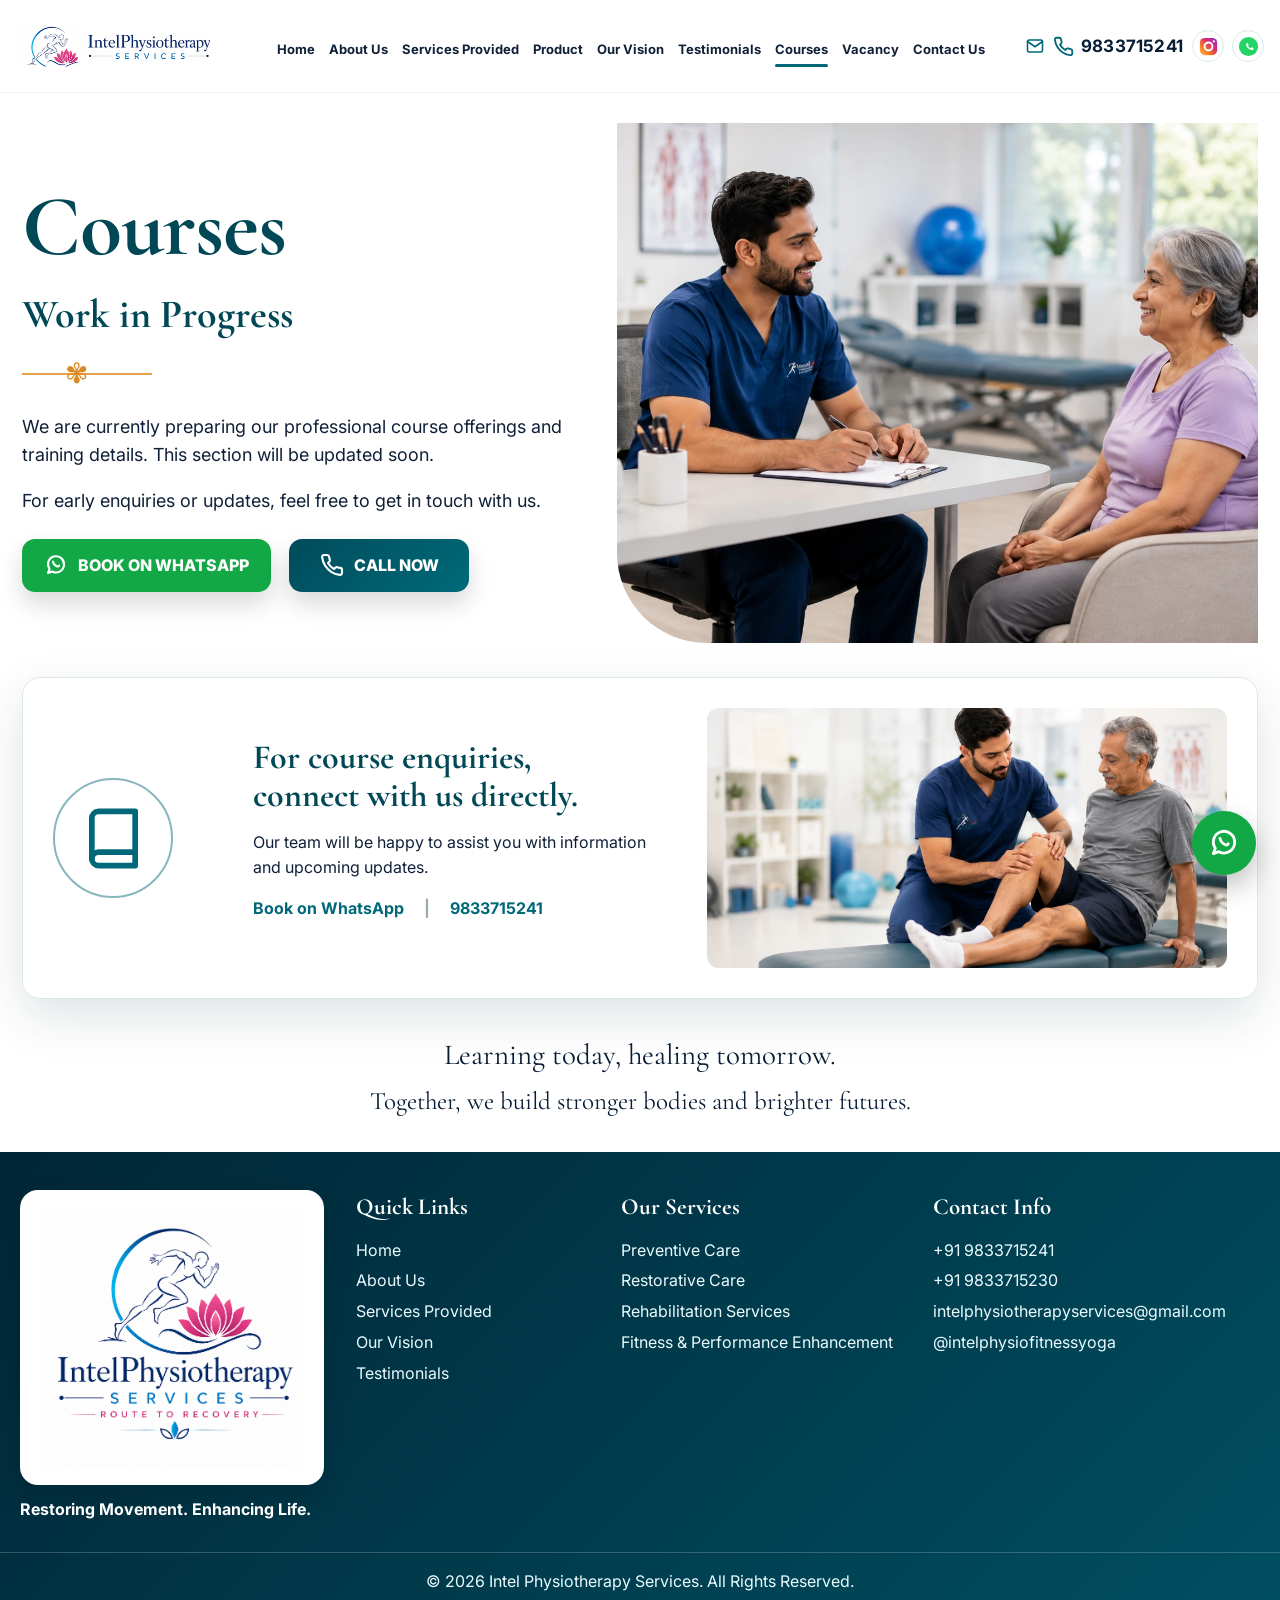
<file: courses.html>
<!doctype html>
<html lang="en">
<head>
  <meta charset="utf-8">
  <meta name="viewport" content="width=device-width, initial-scale=1">
  <title>Courses | Intel Physiotherapy Services</title>
  <meta name="description" content="Intel Physiotherapy Services provides physiotherapy, rehabilitation, fitness guidance, preventive care and home-based physiotherapy in Mumbai.">
  <link rel="preconnect" href="https://fonts.googleapis.com">
  <link rel="preconnect" href="https://fonts.gstatic.com" crossorigin>
  <link href="https://fonts.googleapis.com/css2?family=Cormorant+Garamond:wght@600;700&family=Inter:wght@400;500;600;700;800&display=swap" rel="stylesheet">
  <link rel="stylesheet" href="assets/css/style.css">
</head>
<body>
<header class="site-header">
  <div class="header-inner">
    <a class="logo" href="index.html"><img src="assets/images/logo-clean.png" alt="Intel Physiotherapy Services logo"></a>
    <nav class="main-nav" aria-label="Main navigation"><a class="" href="index.html">Home</a><a class="" href="about.html">About Us</a><a class="" href="services.html">Services Provided</a><a class="" href="vision.html">Our Vision</a><a class="" href="testimonials.html">Testimonials</a><a class="active" href="courses.html">Courses</a><a class="" href="vacancy.html">Vacancy</a><a class="" href="contact.html">Contact Us</a></nav>
    <div class="header-contact">
      <a class="mail-top" href="mailto:intelphysiotherapyservices@gmail.com"><span class="icon"><svg viewBox="0 0 24 24"><path d="M4 4h16a2 2 0 0 1 2 2v12a2 2 0 0 1-2 2H4a2 2 0 0 1-2-2V6a2 2 0 0 1 2-2z"/><path d="m22 6-10 7L2 6"/></svg></span><span>intelphysiotherapyservices@gmail.com</span></a>
      <a class="phone-top" href="tel:+919833715241"><span class="icon"><svg viewBox="0 0 24 24"><path d="M22 16.9v3a2 2 0 0 1-2.2 2 19.8 19.8 0 0 1-8.6-3.1 19.5 19.5 0 0 1-6-6A19.8 19.8 0 0 1 2.1 4.2 2 2 0 0 1 4.1 2h3a2 2 0 0 1 2 1.7c.1 1 .4 2 .7 2.9a2 2 0 0 1-.5 2.1L8 10a16 16 0 0 0 6 6l1.3-1.3a2 2 0 0 1 2.1-.5c.9.3 1.9.6 2.9.7a2 2 0 0 1 1.7 2z"/></svg></span><strong>9833715241</strong></a>
      <div class="social-top"><a href="https://www.instagram.com/intelphysiofitnessyoga" target="_blank" rel="noopener" aria-label="Instagram"><svg viewBox="0 0 24 24" aria-hidden="true">
<defs>
<linearGradient id="igGrad" x1="0" y1="24" x2="24" y2="0" gradientUnits="userSpaceOnUse">
<stop offset="0" stop-color="#feda75"/>
<stop offset="0.35" stop-color="#fa7e1e"/>
<stop offset="0.6" stop-color="#d62976"/>
<stop offset="0.82" stop-color="#962fbf"/>
<stop offset="1" stop-color="#4f5bd5"/>
</linearGradient>
</defs>
<rect x="3" y="3" width="18" height="18" rx="5" fill="url(#igGrad)" stroke="none"/>
<circle cx="12" cy="12" r="4.1" fill="none" stroke="#fff" stroke-width="2"/>
<circle cx="17.5" cy="6.7" r="1.15" fill="#fff" stroke="none"/>
</svg></a><a href="https://wa.me/919833715241" target="_blank" rel="noopener" aria-label="WhatsApp"><svg viewBox="0 0 24 24" aria-hidden="true">
<circle cx="12" cy="12" r="10" fill="#25D366" stroke="none"/>
<path d="M16.95 13.53c-.19-.1-1.14-.56-1.31-.62-.18-.06-.31-.09-.43.1-.13.19-.5.62-.61.75-.11.13-.23.14-.42.05-.19-.1-.82-.3-1.56-.96-.58-.51-.97-1.14-1.09-1.33-.11-.19-.01-.29.08-.39.08-.08.19-.23.29-.35.1-.12.13-.2.19-.33.06-.13.03-.24-.02-.34-.05-.1-.43-1.04-.59-1.42-.16-.39-.32-.34-.43-.34h-.37c-.13 0-.34.05-.52.24-.18.19-.68.67-.68 1.64s.7 1.91.8 2.05c.1.13 1.37 2.09 3.31 2.93.46.2.83.32 1.11.41.47.15.89.13 1.22.08.37-.06 1.14-.47 1.3-.92.16-.45.16-.84.11-.92-.05-.08-.18-.13-.37-.23z" fill="#fff" stroke="none"/>
</svg></a></div>
    </div>
    <button class="menu-toggle" aria-label="Open menu" aria-expanded="false">☰</button>
  </div>
  <div class="mobile-nav"><a href="index.html">Home</a><a href="about.html">About Us</a><a href="services.html">Services Provided</a><a href="vision.html">Our Vision</a><a href="testimonials.html">Testimonials</a><a href="courses.html">Courses</a><a href="vacancy.html">Vacancy</a><a href="contact.html">Contact Us</a><a href="https://wa.me/919833715241?text=Hello%20Intel%20Physiotherapy%20Services%2C%20I%20would%20like%20to%20book%20an%20appointment." target="_blank" rel="noopener">Book on WhatsApp</a><a href="tel:+919833715241">Call Now</a></div>
</header>
<main>
<section class="wip-page">
  <div class="page-container wip-grid">
    <div class="wip-copy reveal"><h1>Courses</h1><p class="wip-title">Work in Progress</p><div class="decor"></div><p>We are currently preparing our professional course offerings and training details. This section will be updated soon.</p><p>For early enquiries or updates, feel free to get in touch with us.</p><div class="cta-row ">
      <a class="btn whatsapp" href="https://wa.me/919833715241?text=Hello%20Intel%20Physiotherapy%20Services%2C%20I%20would%20like%20to%20book%20an%20appointment." target="_blank" rel="noopener"><span class="icon"><svg viewBox="0 0 24 24"><path d="M20 11.5a8 8 0 0 1-11.8 7L4 20l1.5-4.1A8 8 0 1 1 20 11.5z"/><path d="M9 8.5c.4 2.4 2.1 4.2 4.5 5 .7.2 1.4-.5 1.7-1"/></svg></span>Book on WhatsApp</a>
      <a class="btn call" href="tel:+919833715241"><span class="icon"><svg viewBox="0 0 24 24"><path d="M22 16.9v3a2 2 0 0 1-2.2 2 19.8 19.8 0 0 1-8.6-3.1 19.5 19.5 0 0 1-6-6A19.8 19.8 0 0 1 2.1 4.2 2 2 0 0 1 4.1 2h3a2 2 0 0 1 2 1.7c.1 1 .4 2 .7 2.9a2 2 0 0 1-.5 2.1L8 10a16 16 0 0 0 6 6l1.3-1.3a2 2 0 0 1 2.1-.5c.9.3 1.9.6 2.9.7a2 2 0 0 1 1.7 2z"/></svg></span>Call Now</a>
    </div></div>
    <div class="wip-photo reveal"><figure class="photo hero-photo"><img src="assets/images/consult.webp" alt="Physiotherapy course training discussion" loading="lazy"></figure></div>
  </div>
  <div class="page-container enquiry-box reveal"><div><span class="icon"><svg viewBox="0 0 24 24"><path d="M4 19.5A2.5 2.5 0 0 1 6.5 17H20"/><path d="M4 4.5A2.5 2.5 0 0 1 6.5 2H20v20H6.5A2.5 2.5 0 0 1 4 19.5z"/></svg></span></div><div><h2>For course enquiries,<br>connect with us directly.</h2><p>Our team will be happy to assist you with information and upcoming updates.</p><p class="mini-contact"><a href="https://wa.me/919833715241?text=Hello%20Intel%20Physiotherapy%20Services%2C%20I%20would%20like%20to%20book%20an%20appointment." target="_blank">Book on WhatsApp</a><span>|</span><a href="tel:+919833715241">9833715241</a></p></div><figure class="photo enquiry-photo"><img src="assets/images/knee.webp" alt="Course learning session" loading="lazy"></figure></div>
  <blockquote class="page-container learning-quote reveal">Learning today, healing tomorrow.<br><span>Together, we build stronger bodies and brighter futures.</span></blockquote>
</section>
</main>
<footer class="site-footer">
  <div class="footer-inner">
    <div class="footer-brand"><div class="footer-logo-card"><img src="assets/images/logo-footer-clean.png" alt="Intel Physiotherapy Services"></div><p>Restoring Movement. Enhancing Life.</p></div>
    <div><h4>Quick Links</h4><a href="index.html">Home</a><a href="about.html">About Us</a><a href="services.html">Services Provided</a><a href="vision.html">Our Vision</a><a href="testimonials.html">Testimonials</a></div>
    <div><h4>Our Services</h4><a href="services.html">Preventive Care</a><a href="services.html">Restorative Care</a><a href="services.html">Rehabilitation Services</a><a href="services.html">Fitness & Performance Enhancement</a></div>
    <div><h4>Contact Info</h4><a href="tel:+919833715241">+91 9833715241</a><a href="tel:+919833715230">+91 9833715230</a><a href="mailto:intelphysiotherapyservices@gmail.com">intelphysiotherapyservices@gmail.com</a><a href="https://www.instagram.com/intelphysiofitnessyoga" target="_blank">@intelphysiofitnessyoga</a></div>
  </div>
  <div class="copyright">© 2026 Intel Physiotherapy Services. All Rights Reserved.</div>
</footer>
<a class="floating-wa" href="https://wa.me/919833715241?text=Hello%20Intel%20Physiotherapy%20Services%2C%20I%20would%20like%20to%20book%20an%20appointment." target="_blank" rel="noopener" aria-label="Chat on WhatsApp"><span class="icon"><svg viewBox="0 0 24 24"><path d="M20 11.5a8 8 0 0 1-11.8 7L4 20l1.5-4.1A8 8 0 1 1 20 11.5z"/><path d="M9 8.5c.4 2.4 2.1 4.2 4.5 5 .7.2 1.4-.5 1.7-1"/></svg></span></a>
<button class="back-top" aria-label="Back to top">↑</button>
<script src="assets/js/main.js"></script>
</body>
</html>
</file>
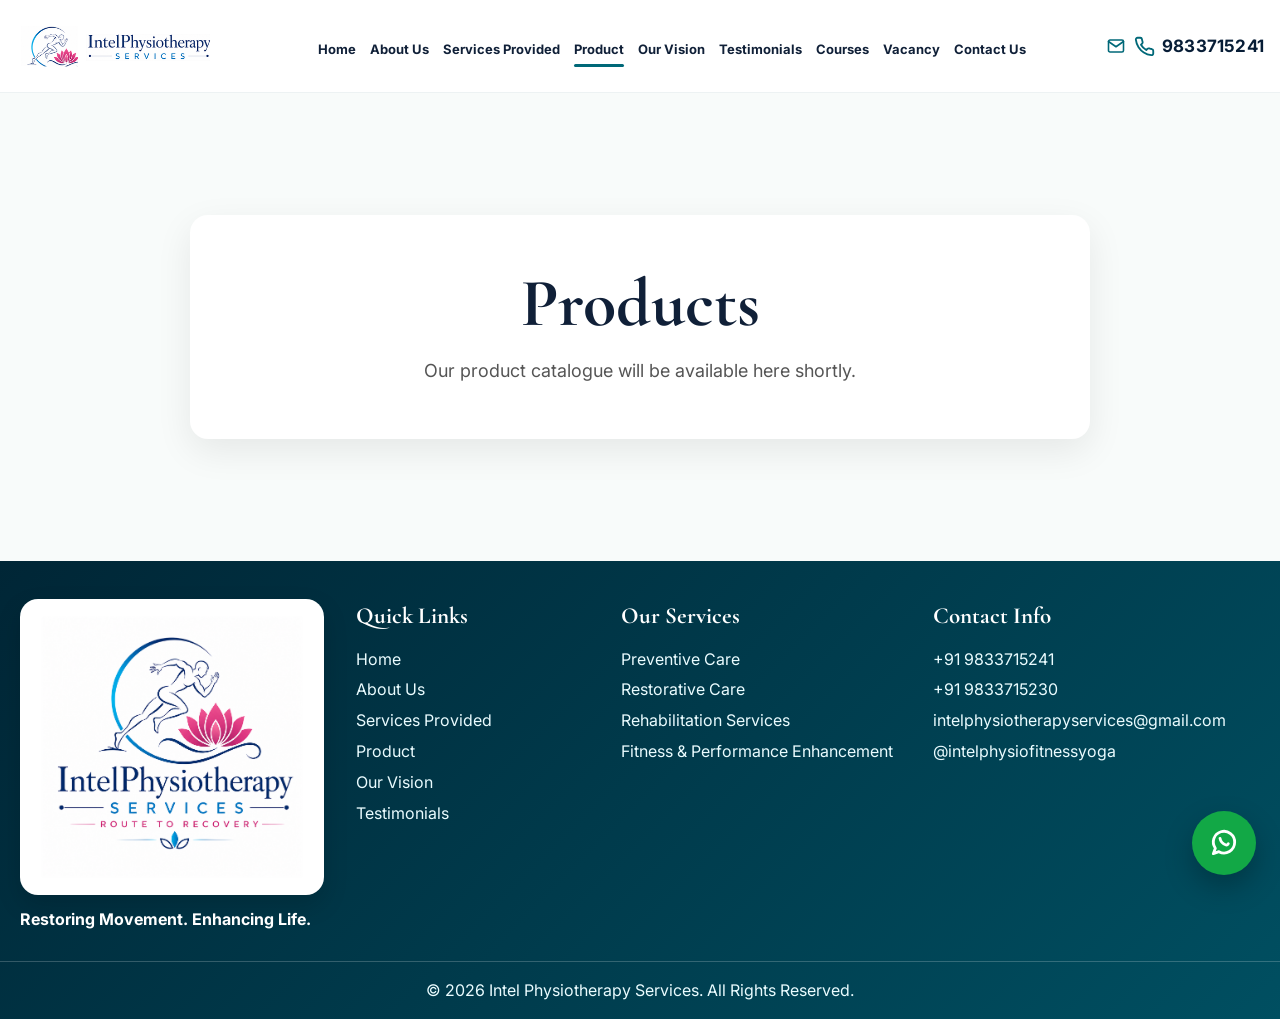
<file: product.html>
<!DOCTYPE html>
<html lang="en">
<head>
<meta charset="utf-8"/>
<meta content="width=device-width, initial-scale=1" name="viewport"/>
<title>Product | Intel Physiotherapy Services</title>
<meta content="Products from Intel Physiotherapy Services." name="description"/>
<link href="https://fonts.googleapis.com" rel="preconnect"/>
<link crossorigin="" href="https://fonts.gstatic.com" rel="preconnect"/>
<link href="https://fonts.googleapis.com/css2?family=Cormorant+Garamond:wght@600;700&amp;family=Inter:wght@400;500;600;700;800&amp;display=swap" rel="stylesheet"/>
<link href="assets/css/style.css" rel="stylesheet"/>
<style>
.product-page{min-height:52vh;display:flex;align-items:center;justify-content:center;padding:72px 20px;background:#f8fbfa}.product-card{width:min(900px,100%);padding:52px 32px;text-align:center;background:#fff;border-radius:18px;box-shadow:0 12px 36px rgba(0,0,0,.08)}.product-card h1{margin:0 0 14px;font-family:'Cormorant Garamond',serif;font-size:clamp(42px,6vw,68px)}.product-card p{margin:0 auto;max-width:650px;font-size:18px;line-height:1.7;color:#555}
</style>
</head>
<body>
<header class="site-header">
<div class="header-inner">
<a class="logo" href="index.html"><img alt="Intel Physiotherapy Services logo" src="assets/images/logo-clean.png"/></a>
<nav aria-label="Main navigation" class="main-nav"><a class="" href="index.html">Home</a><a class="" href="about.html">About Us</a><a class="" href="services.html">Services Provided</a><a class="" href="vision.html">Our Vision</a><a class="" href="testimonials.html">Testimonials</a><a class="" href="courses.html">Courses</a><a class="" href="vacancy.html">Vacancy</a><a class="" href="contact.html">Contact Us</a></nav>
<div class="header-contact">
<a class="mail-top" href="mailto:intelphysiotherapyservices@gmail.com"><span class="icon"><svg viewbox="0 0 24 24"><path d="M4 4h16a2 2 0 0 1 2 2v12a2 2 0 0 1-2 2H4a2 2 0 0 1-2-2V6a2 2 0 0 1 2-2z"></path><path d="m22 6-10 7L2 6"></path></svg></span><span>intelphysiotherapyservices@gmail.com</span></a>
<a class="phone-top" href="tel:+919833715241"><span class="icon"><svg viewbox="0 0 24 24"><path d="M22 16.9v3a2 2 0 0 1-2.2 2 19.8 19.8 0 0 1-8.6-3.1 19.5 19.5 0 0 1-6-6A19.8 19.8 0 0 1 2.1 4.2 2 2 0 0 1 4.1 2h3a2 2 0 0 1 2 1.7c.1 1 .4 2 .7 2.9a2 2 0 0 1-.5 2.1L8 10a16 16 0 0 0 6 6l1.3-1.3a2 2 0 0 1 2.1-.5c.9.3 1.9.6 2.9.7a2 2 0 0 1 1.7 2z"></path></svg></span><strong>9833715241</strong></a>
</div>
<button aria-expanded="false" aria-label="Open menu" class="menu-toggle">☰</button>
</div>
<div class="mobile-nav"><a href="index.html">Home</a><a href="about.html">About Us</a><a href="services.html">Services Provided</a><a href="vision.html">Our Vision</a><a href="testimonials.html">Testimonials</a><a href="courses.html">Courses</a><a href="vacancy.html">Vacancy</a><a href="contact.html">Contact Us</a><a href="https://wa.me/919833715241?text=Hello%20Intel%20Physiotherapy%20Services%2C%20I%20would%20like%20to%20book%20an%20appointment." rel="noopener" target="_blank">Book on WhatsApp</a><a href="tel:+919833715241">Call Now</a></div>
</header>
<main>
<section class="product-page">
<div class="product-card">
<h1>Products</h1>
<p>Our product catalogue will be available here shortly.</p>
</div>
</section>
</main>
<footer class="site-footer">
<div class="footer-inner">
<div class="footer-brand"><div class="footer-logo-card"><img alt="Intel Physiotherapy Services" src="assets/images/logo-footer-clean.png"/></div><p>Restoring Movement. Enhancing Life.</p></div>
<div><h4>Quick Links</h4><a href="index.html">Home</a><a href="about.html">About Us</a><a href="services.html">Services Provided</a><a href="product.html">Product</a><a href="vision.html">Our Vision</a><a href="testimonials.html">Testimonials</a></div>
<div><h4>Our Services</h4><a href="services.html">Preventive Care</a><a href="services.html">Restorative Care</a><a href="services.html">Rehabilitation Services</a><a href="services.html">Fitness &amp; Performance Enhancement</a></div>
<div><h4>Contact Info</h4><a href="tel:+919833715241">+91 9833715241</a><a href="tel:+919833715230">+91 9833715230</a><a href="mailto:intelphysiotherapyservices@gmail.com">intelphysiotherapyservices@gmail.com</a><a href="https://www.instagram.com/intelphysiofitnessyoga" target="_blank">@intelphysiofitnessyoga</a></div>
</div>
<div class="copyright">© 2026 Intel Physiotherapy Services. All Rights Reserved.</div>
</footer>
<a aria-label="Chat on WhatsApp" class="floating-wa" href="https://wa.me/919833715241?text=Hello%20Intel%20Physiotherapy%20Services%2C%20I%20would%20like%20to%20book%20an%20appointment." rel="noopener" target="_blank"><span class="icon"><svg viewbox="0 0 24 24"><path d="M20 11.5a8 8 0 0 1-11.8 7L4 20l1.5-4.1A8 8 0 1 1 20 11.5z"></path><path d="M9 8.5c.4 2.4 2.1 4.2 4.5 5 .7.2 1.4-.5 1.7-1"></path></svg></span></a>
<button aria-label="Back to top" class="back-top">↑</button>
<script src="assets/js/main.js"></script>
</body>
</html>
</file>
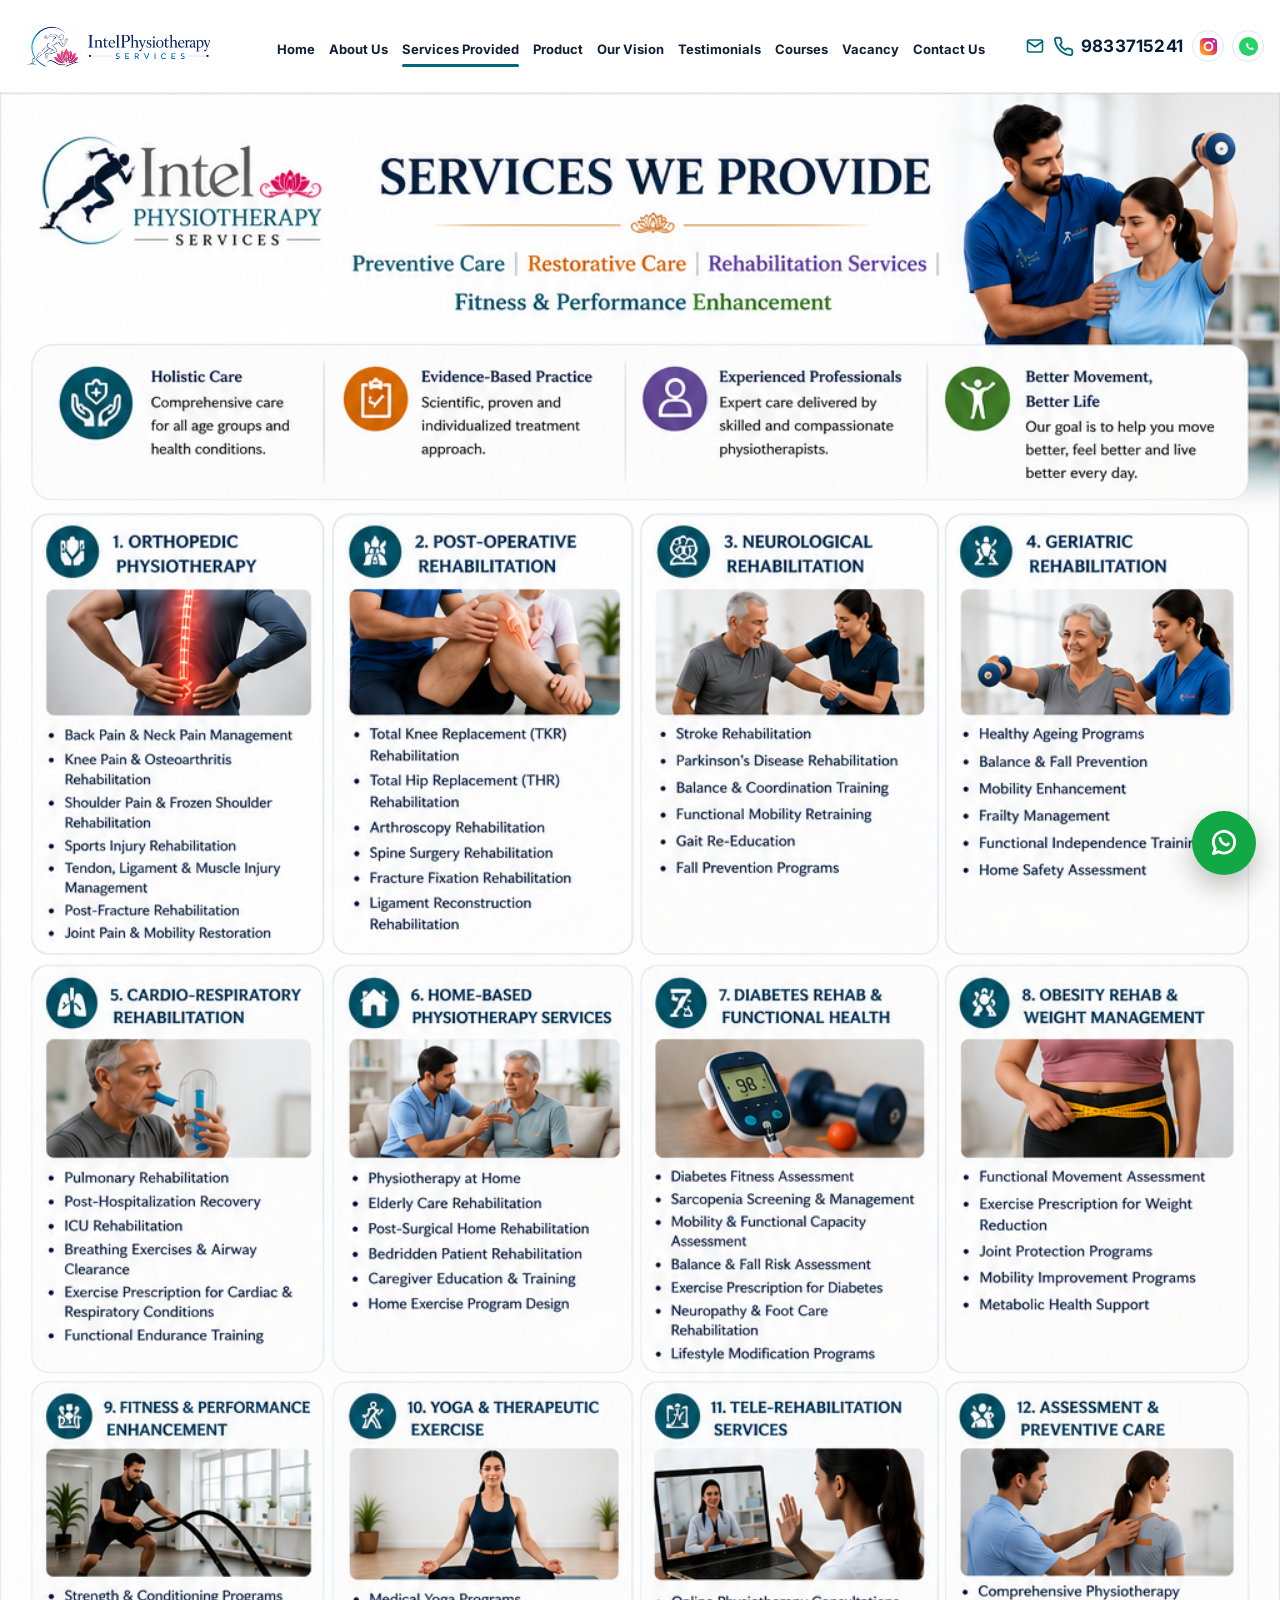
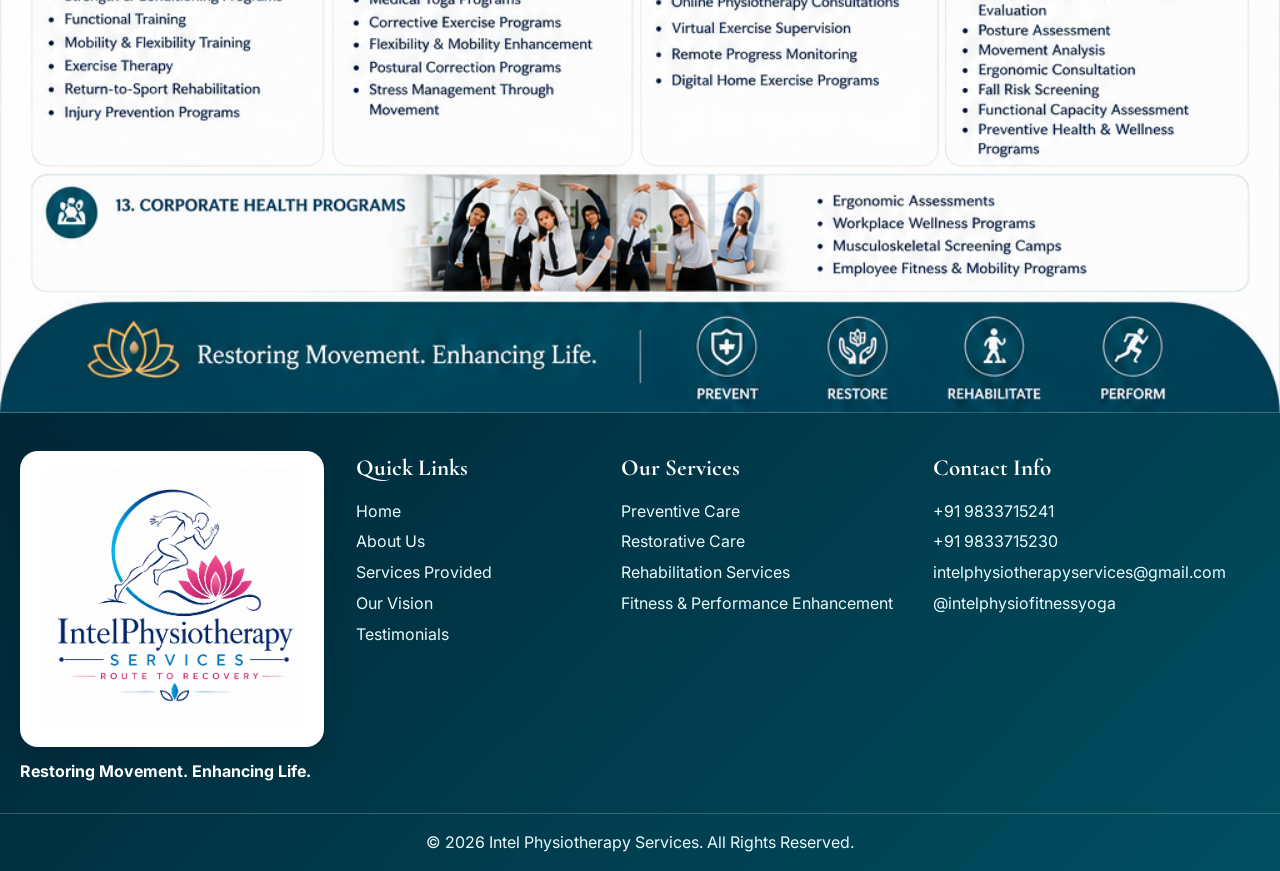
<file: services.html>
<!DOCTYPE html>

<html lang="en">
<head>
<meta charset="utf-8"/>
<meta content="width=device-width, initial-scale=1" name="viewport"/>
<title>Services We Provide | Intel Physiotherapy Services</title>
<meta content="Intel Physiotherapy Services provides physiotherapy, rehabilitation, fitness guidance, preventive care and home-based physiotherapy in Mumbai." name="description"/>
<link href="https://fonts.googleapis.com" rel="preconnect"/>
<link crossorigin="" href="https://fonts.gstatic.com" rel="preconnect"/>
<link href="https://fonts.googleapis.com/css2?family=Cormorant+Garamond:wght@600;700&amp;family=Inter:wght@400;500;600;700;800&amp;display=swap" rel="stylesheet"/>
<link href="assets/css/style.css" rel="stylesheet"/>
</head>
<body>
<header class="site-header">
<div class="header-inner">
<a class="logo" href="index.html"><img alt="Intel Physiotherapy Services logo" src="assets/images/logo-clean.png"/></a>
<nav aria-label="Main navigation" class="main-nav"><a class="" href="index.html">Home</a><a class="" href="about.html">About Us</a><a class="active" href="services.html">Services Provided</a><a class="" href="vision.html">Our Vision</a><a class="" href="testimonials.html">Testimonials</a><a class="" href="courses.html">Courses</a><a class="" href="vacancy.html">Vacancy</a><a class="" href="contact.html">Contact Us</a></nav>
<div class="header-contact">
<a class="mail-top" href="mailto:intelphysiotherapyservices@gmail.com"><span class="icon"><svg viewbox="0 0 24 24"><path d="M4 4h16a2 2 0 0 1 2 2v12a2 2 0 0 1-2 2H4a2 2 0 0 1-2-2V6a2 2 0 0 1 2-2z"></path><path d="m22 6-10 7L2 6"></path></svg></span><span>intelphysiotherapyservices@gmail.com</span></a>
<a class="phone-top" href="tel:+919833715241"><span class="icon"><svg viewbox="0 0 24 24"><path d="M22 16.9v3a2 2 0 0 1-2.2 2 19.8 19.8 0 0 1-8.6-3.1 19.5 19.5 0 0 1-6-6A19.8 19.8 0 0 1 2.1 4.2 2 2 0 0 1 4.1 2h3a2 2 0 0 1 2 1.7c.1 1 .4 2 .7 2.9a2 2 0 0 1-.5 2.1L8 10a16 16 0 0 0 6 6l1.3-1.3a2 2 0 0 1 2.1-.5c.9.3 1.9.6 2.9.7a2 2 0 0 1 1.7 2z"></path></svg></span><strong>9833715241</strong></a>
<div class="social-top"><a aria-label="Instagram" href="https://www.instagram.com/intelphysiofitnessyoga" rel="noopener" target="_blank"><svg aria-hidden="true" viewbox="0 0 24 24">
<defs>
<lineargradient gradientunits="userSpaceOnUse" id="igGrad" x1="0" x2="24" y1="24" y2="0">
<stop offset="0" stop-color="#feda75"></stop>
<stop offset="0.35" stop-color="#fa7e1e"></stop>
<stop offset="0.6" stop-color="#d62976"></stop>
<stop offset="0.82" stop-color="#962fbf"></stop>
<stop offset="1" stop-color="#4f5bd5"></stop>
</lineargradient>
</defs>
<rect fill="url(#igGrad)" height="18" rx="5" stroke="none" width="18" x="3" y="3"></rect>
<circle cx="12" cy="12" fill="none" r="4.1" stroke="#fff" stroke-width="2"></circle>
<circle cx="17.5" cy="6.7" fill="#fff" r="1.15" stroke="none"></circle>
</svg></a><a aria-label="WhatsApp" href="https://wa.me/919833715241" rel="noopener" target="_blank"><svg aria-hidden="true" viewbox="0 0 24 24">
<circle cx="12" cy="12" fill="#25D366" r="10" stroke="none"></circle>
<path d="M16.95 13.53c-.19-.1-1.14-.56-1.31-.62-.18-.06-.31-.09-.43.1-.13.19-.5.62-.61.75-.11.13-.23.14-.42.05-.19-.1-.82-.3-1.56-.96-.58-.51-.97-1.14-1.09-1.33-.11-.19-.01-.29.08-.39.08-.08.19-.23.29-.35.1-.12.13-.2.19-.33.06-.13.03-.24-.02-.34-.05-.1-.43-1.04-.59-1.42-.16-.39-.32-.34-.43-.34h-.37c-.13 0-.34.05-.52.24-.18.19-.68.67-.68 1.64s.7 1.91.8 2.05c.1.13 1.37 2.09 3.31 2.93.46.2.83.32 1.11.41.47.15.89.13 1.22.08.37-.06 1.14-.47 1.3-.92.16-.45.16-.84.11-.92-.05-.08-.18-.13-.37-.23z" fill="#fff" stroke="none"></path>
</svg></a></div>
</div>
<button aria-expanded="false" aria-label="Open menu" class="menu-toggle">☰</button>
</div>
<div class="mobile-nav"><a href="index.html">Home</a><a href="about.html">About Us</a><a href="services.html">Services Provided</a><a href="vision.html">Our Vision</a><a href="testimonials.html">Testimonials</a><a href="courses.html">Courses</a><a href="vacancy.html">Vacancy</a><a href="contact.html">Contact Us</a><a href="https://wa.me/919833715241?text=Hello%20Intel%20Physiotherapy%20Services%2C%20I%20would%20like%20to%20book%20an%20appointment." rel="noopener" target="_blank">Book on WhatsApp</a><a href="tel:+919833715241">Call Now</a></div>
</header>
<main>
<section class="single-visual-main full-bleed-page">
<div class="single-visual-card full-bleed-image">
<img alt="Intel Physiotherapy Services Services Provided page" loading="eager" src="assets/images/page-services-single.png"/>
</div>
</section>
</main>
<footer class="site-footer">
<div class="footer-inner">
<div class="footer-brand"><div class="footer-logo-card"><img alt="Intel Physiotherapy Services" src="assets/images/logo-footer-clean.png"/></div><p>Restoring Movement. Enhancing Life.</p></div>
<div><h4>Quick Links</h4><a href="index.html">Home</a><a href="about.html">About Us</a><a href="services.html">Services Provided</a><a href="vision.html">Our Vision</a><a href="testimonials.html">Testimonials</a></div>
<div><h4>Our Services</h4><a href="services.html">Preventive Care</a><a href="services.html">Restorative Care</a><a href="services.html">Rehabilitation Services</a><a href="services.html">Fitness &amp; Performance Enhancement</a></div>
<div><h4>Contact Info</h4><a href="tel:+919833715241">+91 9833715241</a><a href="tel:+919833715230">+91 9833715230</a><a href="mailto:intelphysiotherapyservices@gmail.com">intelphysiotherapyservices@gmail.com</a><a href="https://www.instagram.com/intelphysiofitnessyoga" target="_blank">@intelphysiofitnessyoga</a></div>
</div>
<div class="copyright">© 2026 Intel Physiotherapy Services. All Rights Reserved.</div>
</footer>
<a aria-label="Chat on WhatsApp" class="floating-wa" href="https://wa.me/919833715241?text=Hello%20Intel%20Physiotherapy%20Services%2C%20I%20would%20like%20to%20book%20an%20appointment." rel="noopener" target="_blank"><span class="icon"><svg viewbox="0 0 24 24"><path d="M20 11.5a8 8 0 0 1-11.8 7L4 20l1.5-4.1A8 8 0 1 1 20 11.5z"></path><path d="M9 8.5c.4 2.4 2.1 4.2 4.5 5 .7.2 1.4-.5 1.7-1"></path></svg></span></a>
<button aria-label="Back to top" class="back-top">↑</button>
<script src="assets/js/main.js"></script>
</body>
</html>
</file>
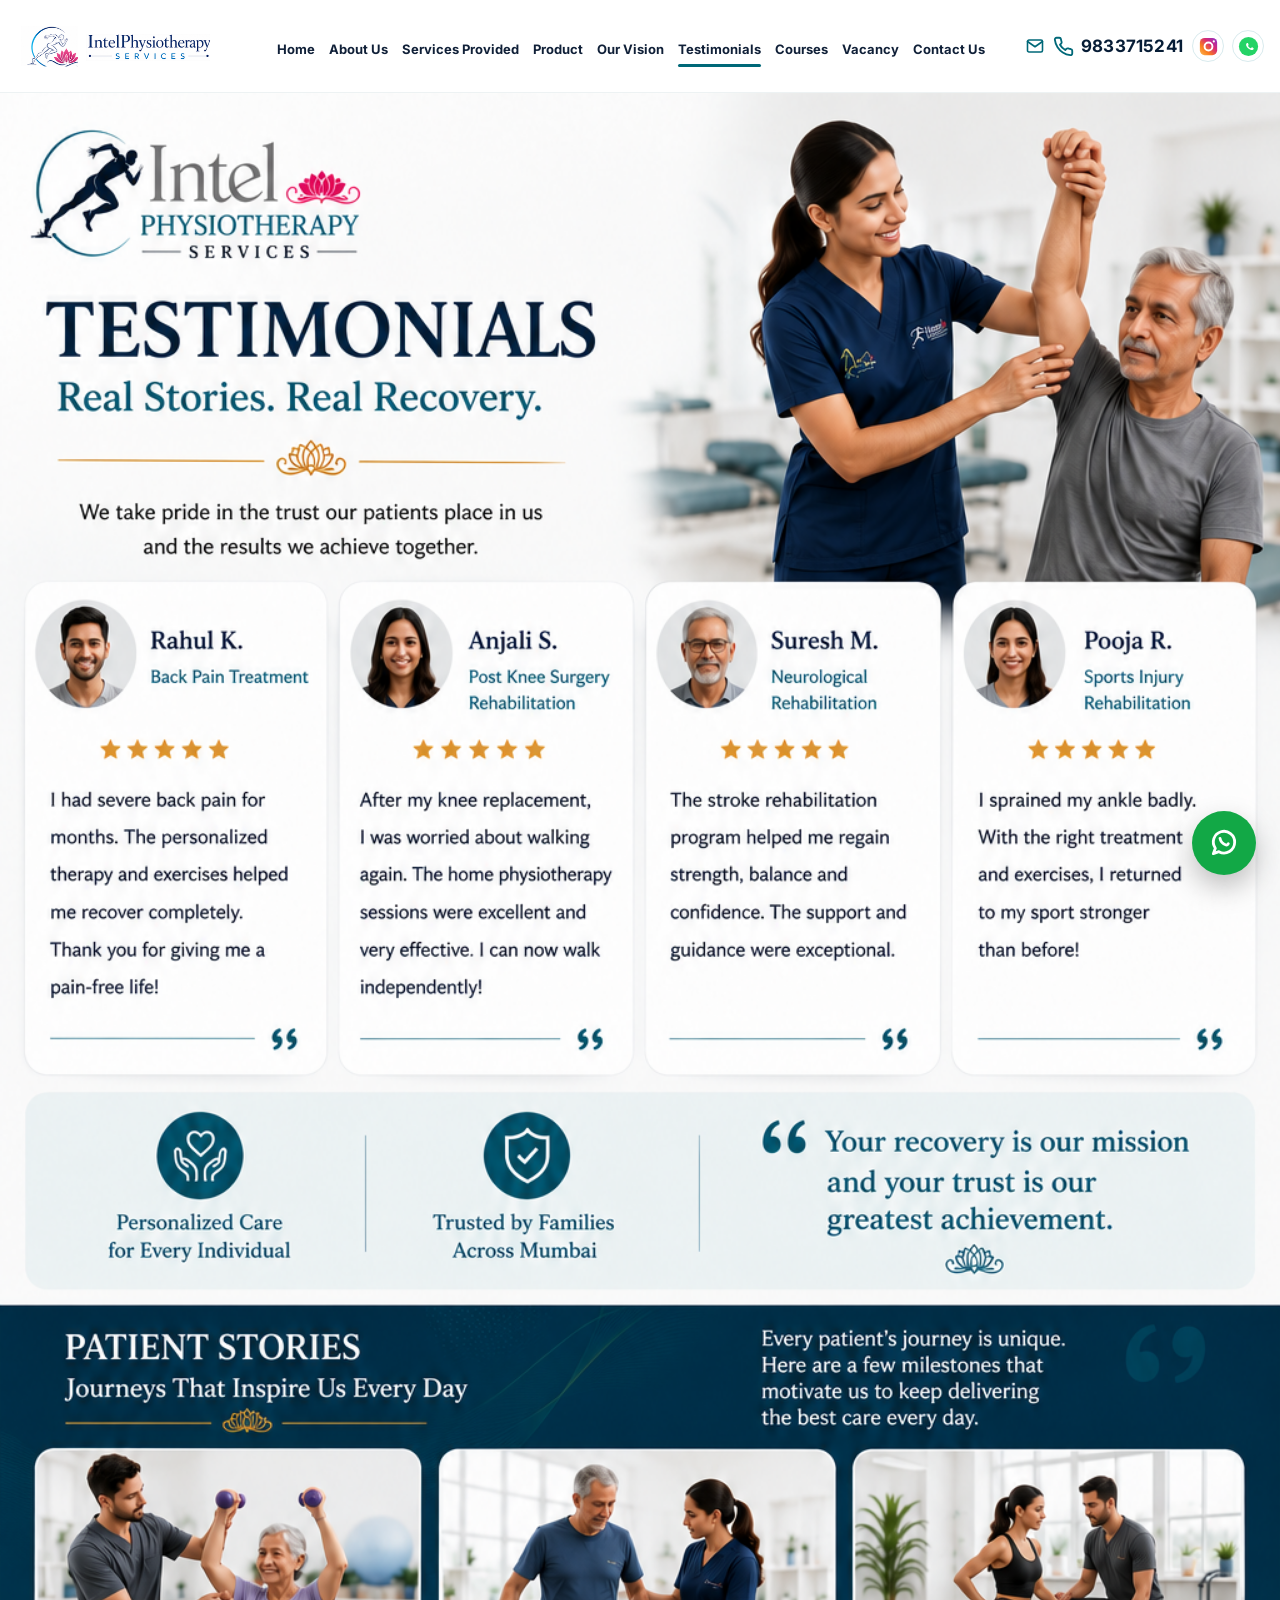
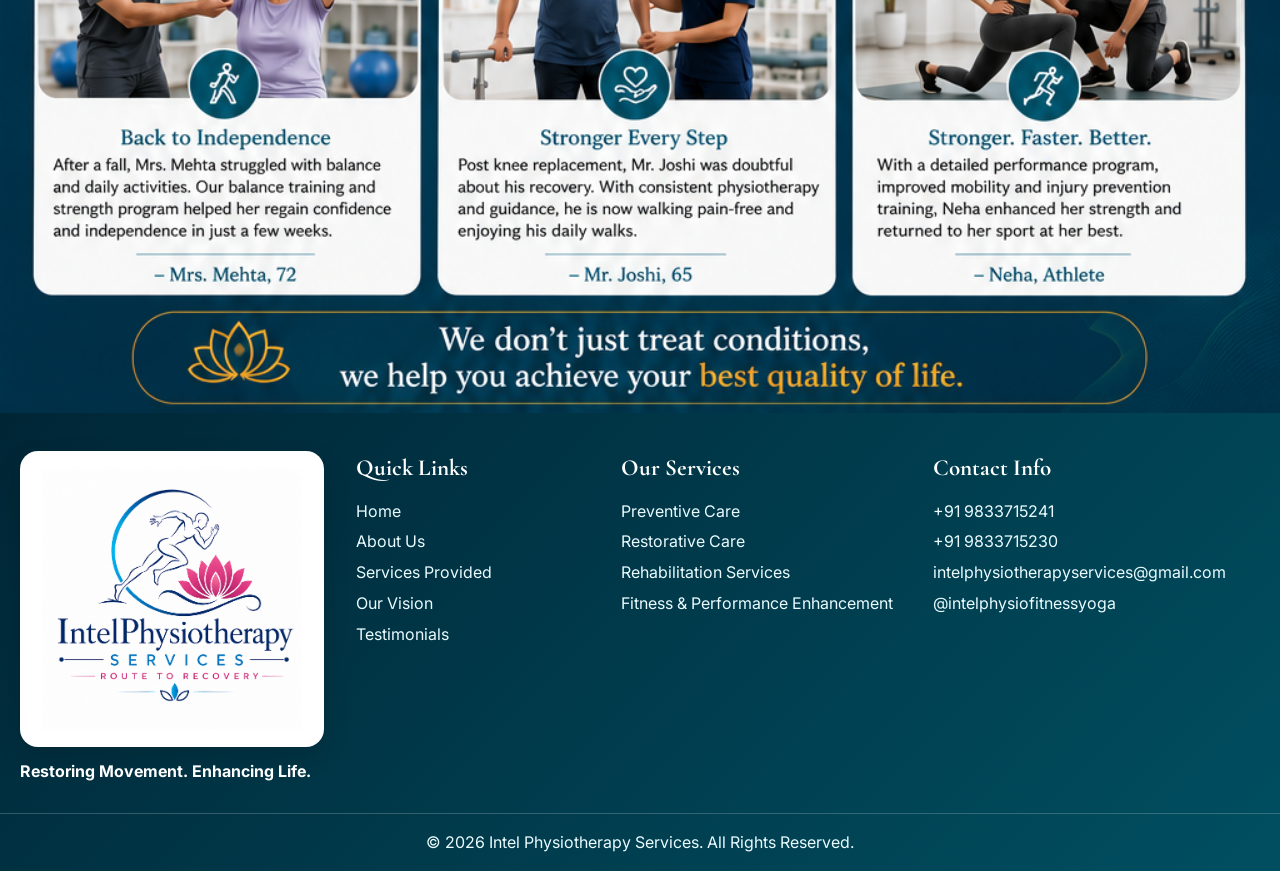
<file: testimonials.html>
<!DOCTYPE html>

<html lang="en">
<head>
<meta charset="utf-8"/>
<meta content="width=device-width, initial-scale=1" name="viewport"/>
<title>Testimonials | Intel Physiotherapy Services</title>
<meta content="Intel Physiotherapy Services provides physiotherapy, rehabilitation, fitness guidance, preventive care and home-based physiotherapy in Mumbai." name="description"/>
<link href="https://fonts.googleapis.com" rel="preconnect"/>
<link crossorigin="" href="https://fonts.gstatic.com" rel="preconnect"/>
<link href="https://fonts.googleapis.com/css2?family=Cormorant+Garamond:wght@600;700&amp;family=Inter:wght@400;500;600;700;800&amp;display=swap" rel="stylesheet"/>
<link href="assets/css/style.css" rel="stylesheet"/>
</head>
<body>
<header class="site-header">
<div class="header-inner">
<a class="logo" href="index.html"><img alt="Intel Physiotherapy Services logo" src="assets/images/logo-clean.png"/></a>
<nav aria-label="Main navigation" class="main-nav"><a class="" href="index.html">Home</a><a class="" href="about.html">About Us</a><a class="" href="services.html">Services Provided</a><a class="" href="vision.html">Our Vision</a><a class="active" href="testimonials.html">Testimonials</a><a class="" href="courses.html">Courses</a><a class="" href="vacancy.html">Vacancy</a><a class="" href="contact.html">Contact Us</a></nav>
<div class="header-contact">
<a class="mail-top" href="mailto:intelphysiotherapyservices@gmail.com"><span class="icon"><svg viewbox="0 0 24 24"><path d="M4 4h16a2 2 0 0 1 2 2v12a2 2 0 0 1-2 2H4a2 2 0 0 1-2-2V6a2 2 0 0 1 2-2z"></path><path d="m22 6-10 7L2 6"></path></svg></span><span>intelphysiotherapyservices@gmail.com</span></a>
<a class="phone-top" href="tel:+919833715241"><span class="icon"><svg viewbox="0 0 24 24"><path d="M22 16.9v3a2 2 0 0 1-2.2 2 19.8 19.8 0 0 1-8.6-3.1 19.5 19.5 0 0 1-6-6A19.8 19.8 0 0 1 2.1 4.2 2 2 0 0 1 4.1 2h3a2 2 0 0 1 2 1.7c.1 1 .4 2 .7 2.9a2 2 0 0 1-.5 2.1L8 10a16 16 0 0 0 6 6l1.3-1.3a2 2 0 0 1 2.1-.5c.9.3 1.9.6 2.9.7a2 2 0 0 1 1.7 2z"></path></svg></span><strong>9833715241</strong></a>
<div class="social-top"><a aria-label="Instagram" href="https://www.instagram.com/intelphysiofitnessyoga" rel="noopener" target="_blank"><svg aria-hidden="true" viewbox="0 0 24 24">
<defs>
<lineargradient gradientunits="userSpaceOnUse" id="igGrad" x1="0" x2="24" y1="24" y2="0">
<stop offset="0" stop-color="#feda75"></stop>
<stop offset="0.35" stop-color="#fa7e1e"></stop>
<stop offset="0.6" stop-color="#d62976"></stop>
<stop offset="0.82" stop-color="#962fbf"></stop>
<stop offset="1" stop-color="#4f5bd5"></stop>
</lineargradient>
</defs>
<rect fill="url(#igGrad)" height="18" rx="5" stroke="none" width="18" x="3" y="3"></rect>
<circle cx="12" cy="12" fill="none" r="4.1" stroke="#fff" stroke-width="2"></circle>
<circle cx="17.5" cy="6.7" fill="#fff" r="1.15" stroke="none"></circle>
</svg></a><a aria-label="WhatsApp" href="https://wa.me/919833715241" rel="noopener" target="_blank"><svg aria-hidden="true" viewbox="0 0 24 24">
<circle cx="12" cy="12" fill="#25D366" r="10" stroke="none"></circle>
<path d="M16.95 13.53c-.19-.1-1.14-.56-1.31-.62-.18-.06-.31-.09-.43.1-.13.19-.5.62-.61.75-.11.13-.23.14-.42.05-.19-.1-.82-.3-1.56-.96-.58-.51-.97-1.14-1.09-1.33-.11-.19-.01-.29.08-.39.08-.08.19-.23.29-.35.1-.12.13-.2.19-.33.06-.13.03-.24-.02-.34-.05-.1-.43-1.04-.59-1.42-.16-.39-.32-.34-.43-.34h-.37c-.13 0-.34.05-.52.24-.18.19-.68.67-.68 1.64s.7 1.91.8 2.05c.1.13 1.37 2.09 3.31 2.93.46.2.83.32 1.11.41.47.15.89.13 1.22.08.37-.06 1.14-.47 1.3-.92.16-.45.16-.84.11-.92-.05-.08-.18-.13-.37-.23z" fill="#fff" stroke="none"></path>
</svg></a></div>
</div>
<button aria-expanded="false" aria-label="Open menu" class="menu-toggle">☰</button>
</div>
<div class="mobile-nav"><a href="index.html">Home</a><a href="about.html">About Us</a><a href="services.html">Services Provided</a><a href="vision.html">Our Vision</a><a href="testimonials.html">Testimonials</a><a href="courses.html">Courses</a><a href="vacancy.html">Vacancy</a><a href="contact.html">Contact Us</a><a href="https://wa.me/919833715241?text=Hello%20Intel%20Physiotherapy%20Services%2C%20I%20would%20like%20to%20book%20an%20appointment." rel="noopener" target="_blank">Book on WhatsApp</a><a href="tel:+919833715241">Call Now</a></div>
</header>
<main>
<section class="single-visual-main full-bleed-page">
<div class="single-visual-card full-bleed-image">
<img alt="Intel Physiotherapy Services Testimonials page" loading="eager" src="assets/images/page-testimonials-single.png"/>
</div>
</section>
</main>
<footer class="site-footer">
<div class="footer-inner">
<div class="footer-brand"><div class="footer-logo-card"><img alt="Intel Physiotherapy Services" src="assets/images/logo-footer-clean.png"/></div><p>Restoring Movement. Enhancing Life.</p></div>
<div><h4>Quick Links</h4><a href="index.html">Home</a><a href="about.html">About Us</a><a href="services.html">Services Provided</a><a href="vision.html">Our Vision</a><a href="testimonials.html">Testimonials</a></div>
<div><h4>Our Services</h4><a href="services.html">Preventive Care</a><a href="services.html">Restorative Care</a><a href="services.html">Rehabilitation Services</a><a href="services.html">Fitness &amp; Performance Enhancement</a></div>
<div><h4>Contact Info</h4><a href="tel:+919833715241">+91 9833715241</a><a href="tel:+919833715230">+91 9833715230</a><a href="mailto:intelphysiotherapyservices@gmail.com">intelphysiotherapyservices@gmail.com</a><a href="https://www.instagram.com/intelphysiofitnessyoga" target="_blank">@intelphysiofitnessyoga</a></div>
</div>
<div class="copyright">© 2026 Intel Physiotherapy Services. All Rights Reserved.</div>
</footer>
<a aria-label="Chat on WhatsApp" class="floating-wa" href="https://wa.me/919833715241?text=Hello%20Intel%20Physiotherapy%20Services%2C%20I%20would%20like%20to%20book%20an%20appointment." rel="noopener" target="_blank"><span class="icon"><svg viewbox="0 0 24 24"><path d="M20 11.5a8 8 0 0 1-11.8 7L4 20l1.5-4.1A8 8 0 1 1 20 11.5z"></path><path d="M9 8.5c.4 2.4 2.1 4.2 4.5 5 .7.2 1.4-.5 1.7-1"></path></svg></span></a>
<button aria-label="Back to top" class="back-top">↑</button>
<script src="assets/js/main.js"></script>
</body>
</html>
</file>
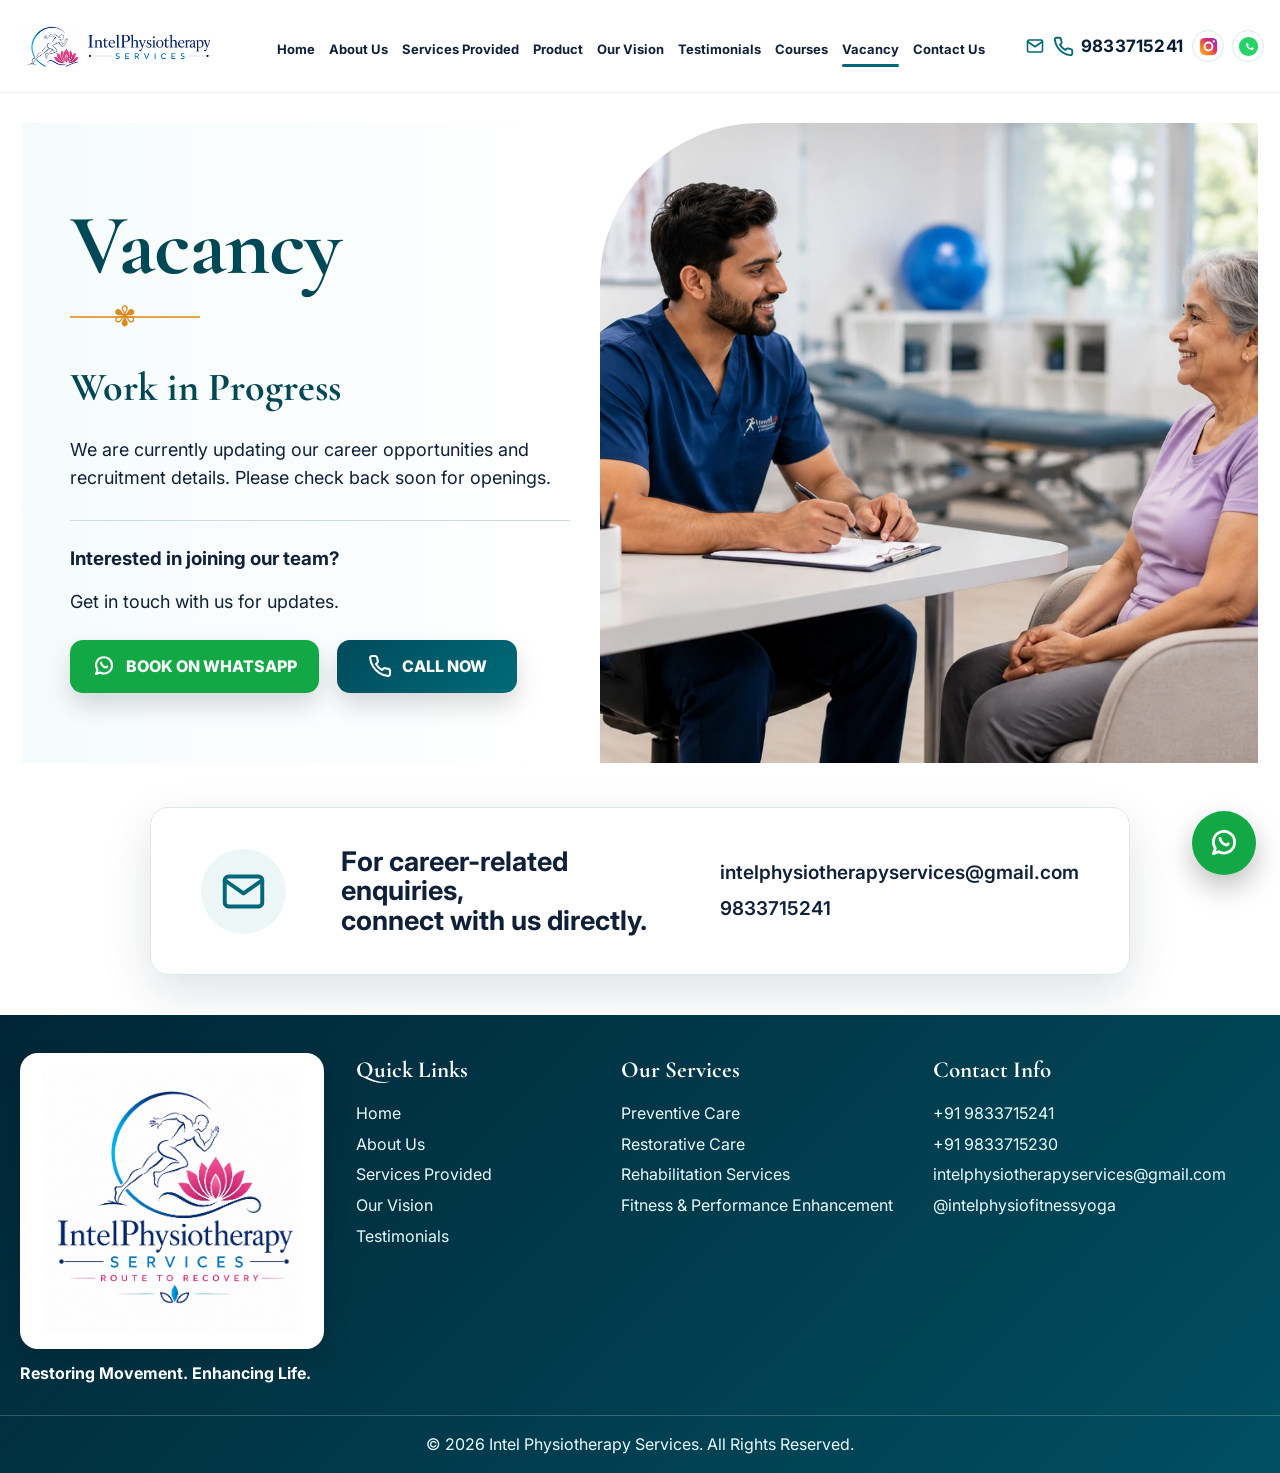
<file: vacancy.html>
<!doctype html>
<html lang="en">
<head>
  <meta charset="utf-8">
  <meta name="viewport" content="width=device-width, initial-scale=1">
  <title>Vacancy | Intel Physiotherapy Services</title>
  <meta name="description" content="Intel Physiotherapy Services provides physiotherapy, rehabilitation, fitness guidance, preventive care and home-based physiotherapy in Mumbai.">
  <link rel="preconnect" href="https://fonts.googleapis.com">
  <link rel="preconnect" href="https://fonts.gstatic.com" crossorigin>
  <link href="https://fonts.googleapis.com/css2?family=Cormorant+Garamond:wght@600;700&family=Inter:wght@400;500;600;700;800&display=swap" rel="stylesheet">
  <link rel="stylesheet" href="assets/css/style.css">
</head>
<body>
<header class="site-header">
  <div class="header-inner">
    <a class="logo" href="index.html"><img src="assets/images/logo-clean.png" alt="Intel Physiotherapy Services logo"></a>
    <nav class="main-nav" aria-label="Main navigation"><a class="" href="index.html">Home</a><a class="" href="about.html">About Us</a><a class="" href="services.html">Services Provided</a><a class="" href="vision.html">Our Vision</a><a class="" href="testimonials.html">Testimonials</a><a class="" href="courses.html">Courses</a><a class="active" href="vacancy.html">Vacancy</a><a class="" href="contact.html">Contact Us</a></nav>
    <div class="header-contact">
      <a class="mail-top" href="mailto:intelphysiotherapyservices@gmail.com"><span class="icon"><svg viewBox="0 0 24 24"><path d="M4 4h16a2 2 0 0 1 2 2v12a2 2 0 0 1-2 2H4a2 2 0 0 1-2-2V6a2 2 0 0 1 2-2z"/><path d="m22 6-10 7L2 6"/></svg></span><span>intelphysiotherapyservices@gmail.com</span></a>
      <a class="phone-top" href="tel:+919833715241"><span class="icon"><svg viewBox="0 0 24 24"><path d="M22 16.9v3a2 2 0 0 1-2.2 2 19.8 19.8 0 0 1-8.6-3.1 19.5 19.5 0 0 1-6-6A19.8 19.8 0 0 1 2.1 4.2 2 2 0 0 1 4.1 2h3a2 2 0 0 1 2 1.7c.1 1 .4 2 .7 2.9a2 2 0 0 1-.5 2.1L8 10a16 16 0 0 0 6 6l1.3-1.3a2 2 0 0 1 2.1-.5c.9.3 1.9.6 2.9.7a2 2 0 0 1 1.7 2z"/></svg></span><strong>9833715241</strong></a>
      <div class="social-top"><a href="https://www.instagram.com/intelphysiofitnessyoga" target="_blank" rel="noopener" aria-label="Instagram"><svg viewBox="0 0 24 24" aria-hidden="true">
<defs>
<linearGradient id="igGrad" x1="0" y1="24" x2="24" y2="0" gradientUnits="userSpaceOnUse">
<stop offset="0" stop-color="#feda75"/>
<stop offset="0.35" stop-color="#fa7e1e"/>
<stop offset="0.6" stop-color="#d62976"/>
<stop offset="0.82" stop-color="#962fbf"/>
<stop offset="1" stop-color="#4f5bd5"/>
</linearGradient>
</defs>
<rect x="3" y="3" width="18" height="18" rx="5" fill="url(#igGrad)" stroke="none"/>
<circle cx="12" cy="12" r="4.1" fill="none" stroke="#fff" stroke-width="2"/>
<circle cx="17.5" cy="6.7" r="1.15" fill="#fff" stroke="none"/>
</svg></a><a href="https://wa.me/919833715241" target="_blank" rel="noopener" aria-label="WhatsApp"><svg viewBox="0 0 24 24" aria-hidden="true">
<circle cx="12" cy="12" r="10" fill="#25D366" stroke="none"/>
<path d="M16.95 13.53c-.19-.1-1.14-.56-1.31-.62-.18-.06-.31-.09-.43.1-.13.19-.5.62-.61.75-.11.13-.23.14-.42.05-.19-.1-.82-.3-1.56-.96-.58-.51-.97-1.14-1.09-1.33-.11-.19-.01-.29.08-.39.08-.08.19-.23.29-.35.1-.12.13-.2.19-.33.06-.13.03-.24-.02-.34-.05-.1-.43-1.04-.59-1.42-.16-.39-.32-.34-.43-.34h-.37c-.13 0-.34.05-.52.24-.18.19-.68.67-.68 1.64s.7 1.91.8 2.05c.1.13 1.37 2.09 3.31 2.93.46.2.83.32 1.11.41.47.15.89.13 1.22.08.37-.06 1.14-.47 1.3-.92.16-.45.16-.84.11-.92-.05-.08-.18-.13-.37-.23z" fill="#fff" stroke="none"/>
</svg></a></div>
    </div>
    <button class="menu-toggle" aria-label="Open menu" aria-expanded="false">☰</button>
  </div>
  <div class="mobile-nav"><a href="index.html">Home</a><a href="about.html">About Us</a><a href="services.html">Services Provided</a><a href="vision.html">Our Vision</a><a href="testimonials.html">Testimonials</a><a href="courses.html">Courses</a><a href="vacancy.html">Vacancy</a><a href="contact.html">Contact Us</a><a href="https://wa.me/919833715241?text=Hello%20Intel%20Physiotherapy%20Services%2C%20I%20would%20like%20to%20book%20an%20appointment." target="_blank" rel="noopener">Book on WhatsApp</a><a href="tel:+919833715241">Call Now</a></div>
</header>
<main>
<section class="vacancy-page">
  <div class="page-container vacancy-hero">
    <div class="vacancy-copy reveal"><h1>Vacancy</h1><div class="decor"></div><p class="wip-title">Work in Progress</p><p>We are currently updating our career opportunities and recruitment details. Please check back soon for openings.</p><hr><h3>Interested in joining our team?</h3><p>Get in touch with us for updates.</p><div class="cta-row ">
      <a class="btn whatsapp" href="https://wa.me/919833715241?text=Hello%20Intel%20Physiotherapy%20Services%2C%20I%20would%20like%20to%20book%20an%20appointment." target="_blank" rel="noopener"><span class="icon"><svg viewBox="0 0 24 24"><path d="M20 11.5a8 8 0 0 1-11.8 7L4 20l1.5-4.1A8 8 0 1 1 20 11.5z"/><path d="M9 8.5c.4 2.4 2.1 4.2 4.5 5 .7.2 1.4-.5 1.7-1"/></svg></span>Book on WhatsApp</a>
      <a class="btn call" href="tel:+919833715241"><span class="icon"><svg viewBox="0 0 24 24"><path d="M22 16.9v3a2 2 0 0 1-2.2 2 19.8 19.8 0 0 1-8.6-3.1 19.5 19.5 0 0 1-6-6A19.8 19.8 0 0 1 2.1 4.2 2 2 0 0 1 4.1 2h3a2 2 0 0 1 2 1.7c.1 1 .4 2 .7 2.9a2 2 0 0 1-.5 2.1L8 10a16 16 0 0 0 6 6l1.3-1.3a2 2 0 0 1 2.1-.5c.9.3 1.9.6 2.9.7a2 2 0 0 1 1.7 2z"/></svg></span>Call Now</a>
    </div></div>
    <div class="vacancy-image reveal"><figure class="photo hero-photo"><img src="assets/images/consult.webp" alt="Clinical team career discussion" loading="lazy"></figure></div>
  </div>
  <div class="page-container career-box reveal"><div><span class="icon"><svg viewBox="0 0 24 24"><path d="M4 4h16a2 2 0 0 1 2 2v12a2 2 0 0 1-2 2H4a2 2 0 0 1-2-2V6a2 2 0 0 1 2-2z"/><path d="m22 6-10 7L2 6"/></svg></span></div><h2>For career-related enquiries,<br>connect with us directly.</h2><p><a href="mailto:intelphysiotherapyservices@gmail.com">intelphysiotherapyservices@gmail.com</a><br><a href="tel:+919833715241">9833715241</a></p></div>
</section>
</main>
<footer class="site-footer">
  <div class="footer-inner">
    <div class="footer-brand"><div class="footer-logo-card"><img src="assets/images/logo-footer-clean.png" alt="Intel Physiotherapy Services"></div><p>Restoring Movement. Enhancing Life.</p></div>
    <div><h4>Quick Links</h4><a href="index.html">Home</a><a href="about.html">About Us</a><a href="services.html">Services Provided</a><a href="vision.html">Our Vision</a><a href="testimonials.html">Testimonials</a></div>
    <div><h4>Our Services</h4><a href="services.html">Preventive Care</a><a href="services.html">Restorative Care</a><a href="services.html">Rehabilitation Services</a><a href="services.html">Fitness & Performance Enhancement</a></div>
    <div><h4>Contact Info</h4><a href="tel:+919833715241">+91 9833715241</a><a href="tel:+919833715230">+91 9833715230</a><a href="mailto:intelphysiotherapyservices@gmail.com">intelphysiotherapyservices@gmail.com</a><a href="https://www.instagram.com/intelphysiofitnessyoga" target="_blank">@intelphysiofitnessyoga</a></div>
  </div>
  <div class="copyright">© 2026 Intel Physiotherapy Services. All Rights Reserved.</div>
</footer>
<a class="floating-wa" href="https://wa.me/919833715241?text=Hello%20Intel%20Physiotherapy%20Services%2C%20I%20would%20like%20to%20book%20an%20appointment." target="_blank" rel="noopener" aria-label="Chat on WhatsApp"><span class="icon"><svg viewBox="0 0 24 24"><path d="M20 11.5a8 8 0 0 1-11.8 7L4 20l1.5-4.1A8 8 0 1 1 20 11.5z"/><path d="M9 8.5c.4 2.4 2.1 4.2 4.5 5 .7.2 1.4-.5 1.7-1"/></svg></span></a>
<button class="back-top" aria-label="Back to top">↑</button>
<script src="assets/js/main.js"></script>
</body>
</html>
</file>
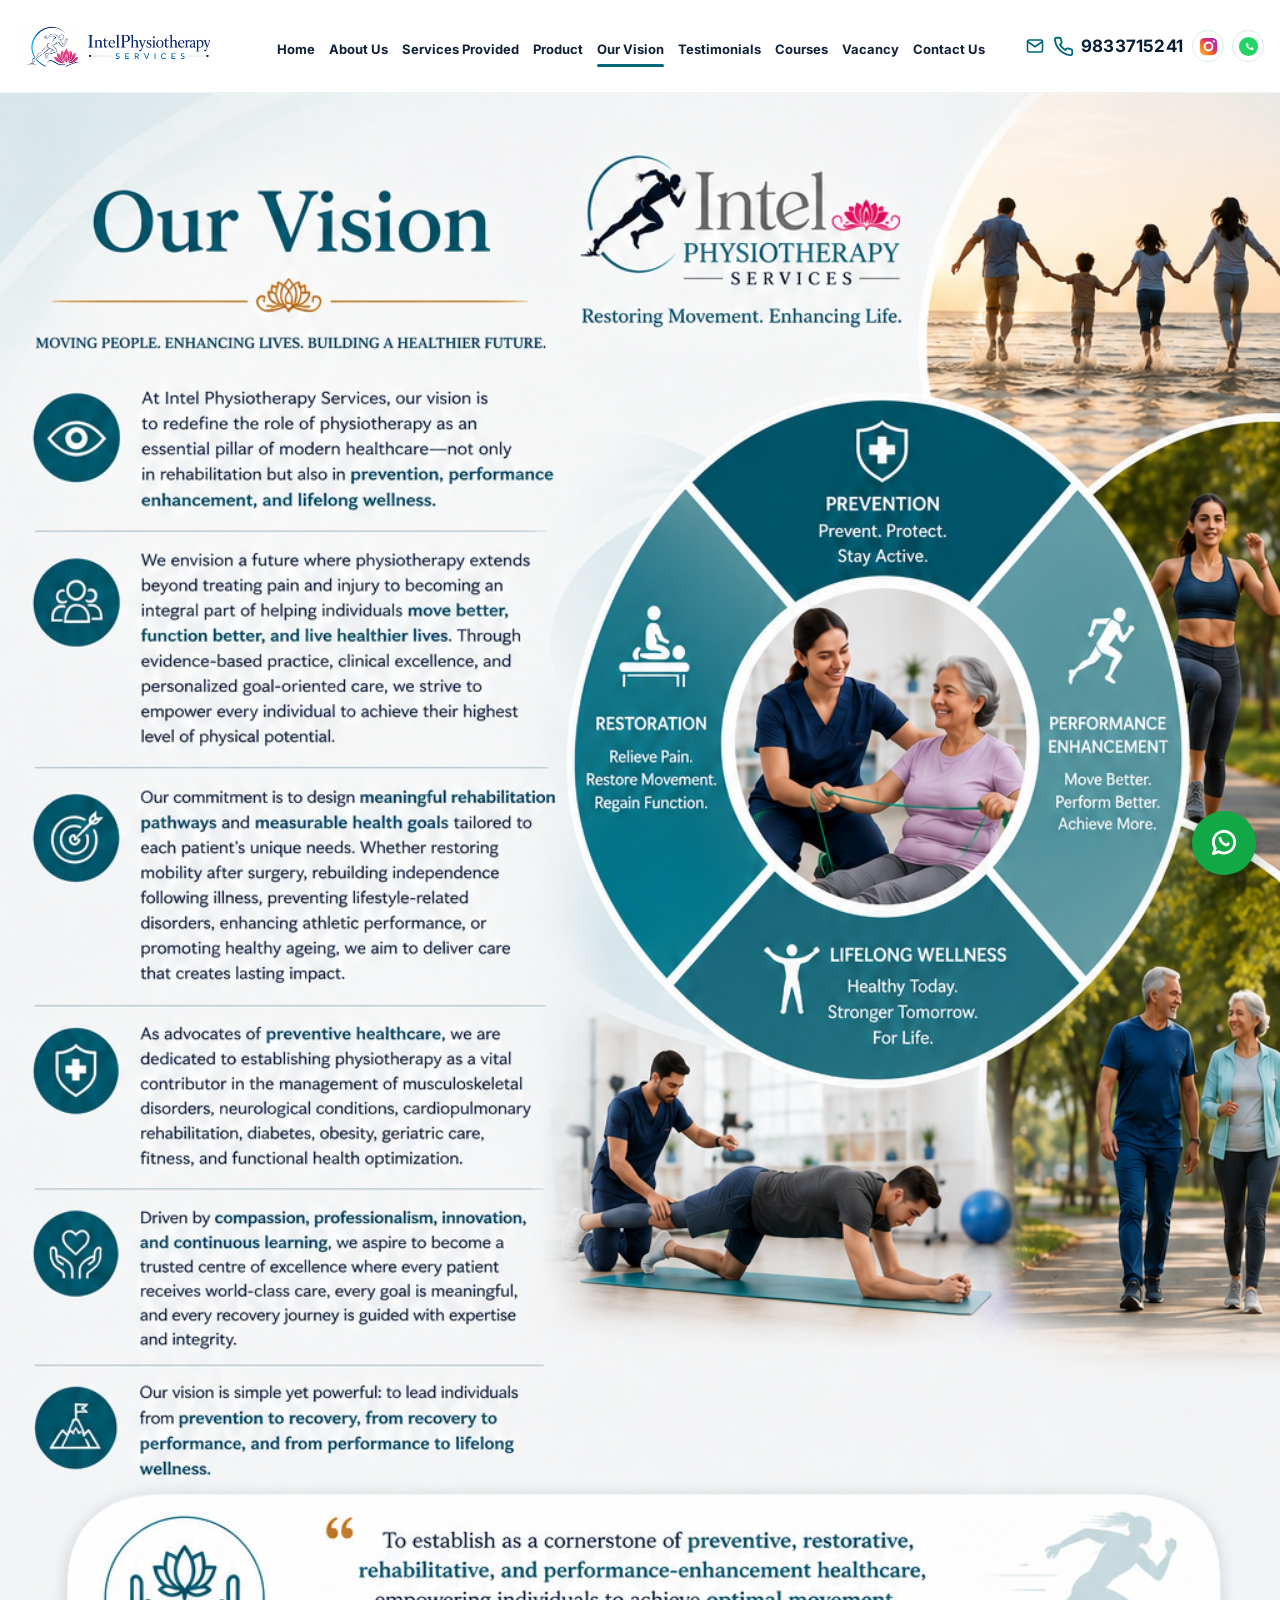
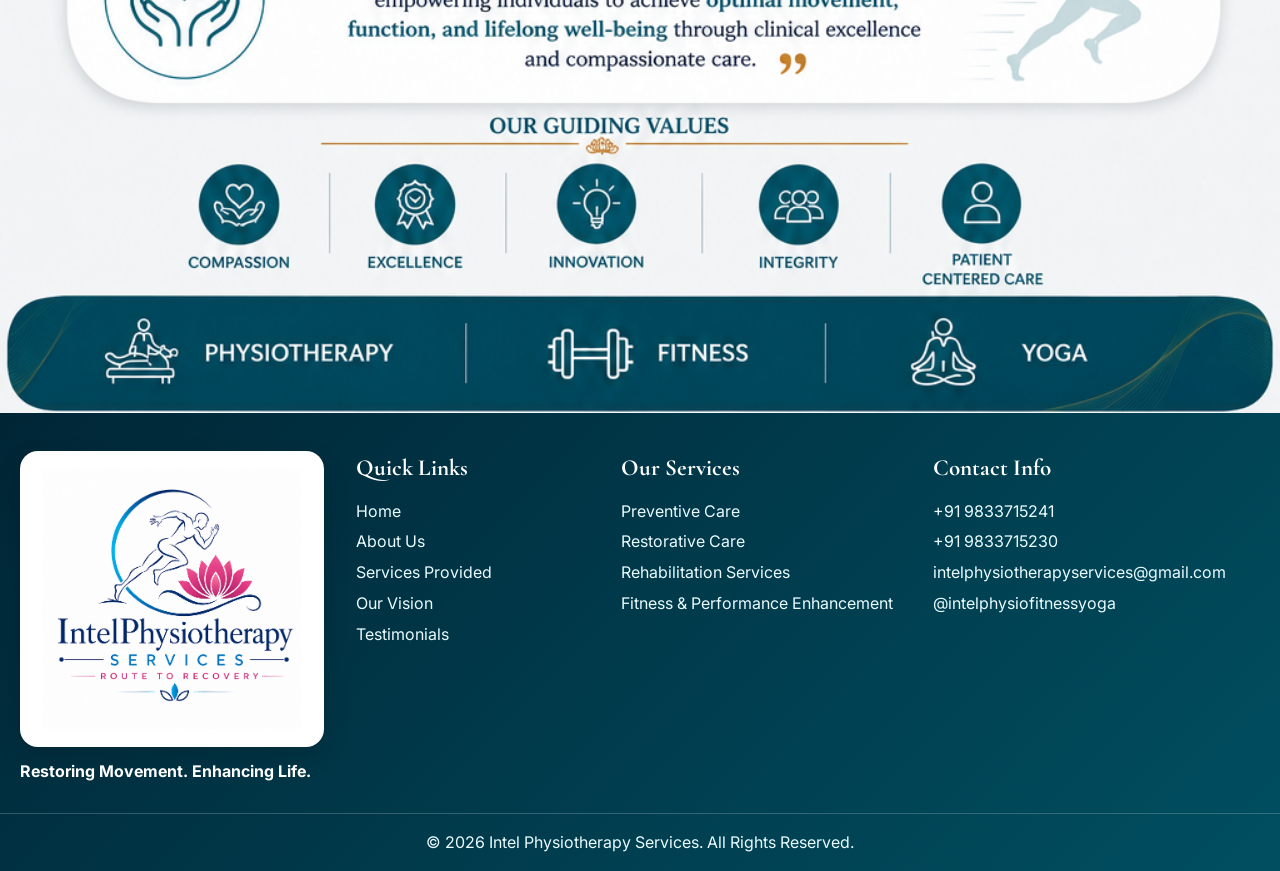
<file: vision.html>
<!DOCTYPE html>

<html lang="en">
<head>
<meta charset="utf-8"/>
<meta content="width=device-width, initial-scale=1" name="viewport"/>
<title>Our Vision | Intel Physiotherapy Services</title>
<meta content="Intel Physiotherapy Services provides physiotherapy, rehabilitation, fitness guidance, preventive care and home-based physiotherapy in Mumbai." name="description"/>
<link href="https://fonts.googleapis.com" rel="preconnect"/>
<link crossorigin="" href="https://fonts.gstatic.com" rel="preconnect"/>
<link href="https://fonts.googleapis.com/css2?family=Cormorant+Garamond:wght@600;700&amp;family=Inter:wght@400;500;600;700;800&amp;display=swap" rel="stylesheet"/>
<link href="assets/css/style.css" rel="stylesheet"/>
</head>
<body>
<header class="site-header">
<div class="header-inner">
<a class="logo" href="index.html"><img alt="Intel Physiotherapy Services logo" src="assets/images/logo-clean.png"/></a>
<nav aria-label="Main navigation" class="main-nav"><a class="" href="index.html">Home</a><a class="" href="about.html">About Us</a><a class="" href="services.html">Services Provided</a><a class="active" href="vision.html">Our Vision</a><a class="" href="testimonials.html">Testimonials</a><a class="" href="courses.html">Courses</a><a class="" href="vacancy.html">Vacancy</a><a class="" href="contact.html">Contact Us</a></nav>
<div class="header-contact">
<a class="mail-top" href="mailto:intelphysiotherapyservices@gmail.com"><span class="icon"><svg viewbox="0 0 24 24"><path d="M4 4h16a2 2 0 0 1 2 2v12a2 2 0 0 1-2 2H4a2 2 0 0 1-2-2V6a2 2 0 0 1 2-2z"></path><path d="m22 6-10 7L2 6"></path></svg></span><span>intelphysiotherapyservices@gmail.com</span></a>
<a class="phone-top" href="tel:+919833715241"><span class="icon"><svg viewbox="0 0 24 24"><path d="M22 16.9v3a2 2 0 0 1-2.2 2 19.8 19.8 0 0 1-8.6-3.1 19.5 19.5 0 0 1-6-6A19.8 19.8 0 0 1 2.1 4.2 2 2 0 0 1 4.1 2h3a2 2 0 0 1 2 1.7c.1 1 .4 2 .7 2.9a2 2 0 0 1-.5 2.1L8 10a16 16 0 0 0 6 6l1.3-1.3a2 2 0 0 1 2.1-.5c.9.3 1.9.6 2.9.7a2 2 0 0 1 1.7 2z"></path></svg></span><strong>9833715241</strong></a>
<div class="social-top"><a aria-label="Instagram" href="https://www.instagram.com/intelphysiofitnessyoga" rel="noopener" target="_blank"><svg aria-hidden="true" viewbox="0 0 24 24">
<defs>
<lineargradient gradientunits="userSpaceOnUse" id="igGrad" x1="0" x2="24" y1="24" y2="0">
<stop offset="0" stop-color="#feda75"></stop>
<stop offset="0.35" stop-color="#fa7e1e"></stop>
<stop offset="0.6" stop-color="#d62976"></stop>
<stop offset="0.82" stop-color="#962fbf"></stop>
<stop offset="1" stop-color="#4f5bd5"></stop>
</lineargradient>
</defs>
<rect fill="url(#igGrad)" height="18" rx="5" stroke="none" width="18" x="3" y="3"></rect>
<circle cx="12" cy="12" fill="none" r="4.1" stroke="#fff" stroke-width="2"></circle>
<circle cx="17.5" cy="6.7" fill="#fff" r="1.15" stroke="none"></circle>
</svg></a><a aria-label="WhatsApp" href="https://wa.me/919833715241" rel="noopener" target="_blank"><svg aria-hidden="true" viewbox="0 0 24 24">
<circle cx="12" cy="12" fill="#25D366" r="10" stroke="none"></circle>
<path d="M16.95 13.53c-.19-.1-1.14-.56-1.31-.62-.18-.06-.31-.09-.43.1-.13.19-.5.62-.61.75-.11.13-.23.14-.42.05-.19-.1-.82-.3-1.56-.96-.58-.51-.97-1.14-1.09-1.33-.11-.19-.01-.29.08-.39.08-.08.19-.23.29-.35.1-.12.13-.2.19-.33.06-.13.03-.24-.02-.34-.05-.1-.43-1.04-.59-1.42-.16-.39-.32-.34-.43-.34h-.37c-.13 0-.34.05-.52.24-.18.19-.68.67-.68 1.64s.7 1.91.8 2.05c.1.13 1.37 2.09 3.31 2.93.46.2.83.32 1.11.41.47.15.89.13 1.22.08.37-.06 1.14-.47 1.3-.92.16-.45.16-.84.11-.92-.05-.08-.18-.13-.37-.23z" fill="#fff" stroke="none"></path>
</svg></a></div>
</div>
<button aria-expanded="false" aria-label="Open menu" class="menu-toggle">☰</button>
</div>
<div class="mobile-nav"><a href="index.html">Home</a><a href="about.html">About Us</a><a href="services.html">Services Provided</a><a href="vision.html">Our Vision</a><a href="testimonials.html">Testimonials</a><a href="courses.html">Courses</a><a href="vacancy.html">Vacancy</a><a href="contact.html">Contact Us</a><a href="https://wa.me/919833715241?text=Hello%20Intel%20Physiotherapy%20Services%2C%20I%20would%20like%20to%20book%20an%20appointment." rel="noopener" target="_blank">Book on WhatsApp</a><a href="tel:+919833715241">Call Now</a></div>
</header>
<main>
<section class="single-visual-main full-bleed-page">
<div class="single-visual-card full-bleed-image">
<img alt="Intel Physiotherapy Services Our Vision page" loading="eager" src="assets/images/page-vision-single.png"/>
</div>
</section>
</main>
<footer class="site-footer">
<div class="footer-inner">
<div class="footer-brand"><div class="footer-logo-card"><img alt="Intel Physiotherapy Services" src="assets/images/logo-footer-clean.png"/></div><p>Restoring Movement. Enhancing Life.</p></div>
<div><h4>Quick Links</h4><a href="index.html">Home</a><a href="about.html">About Us</a><a href="services.html">Services Provided</a><a href="vision.html">Our Vision</a><a href="testimonials.html">Testimonials</a></div>
<div><h4>Our Services</h4><a href="services.html">Preventive Care</a><a href="services.html">Restorative Care</a><a href="services.html">Rehabilitation Services</a><a href="services.html">Fitness &amp; Performance Enhancement</a></div>
<div><h4>Contact Info</h4><a href="tel:+919833715241">+91 9833715241</a><a href="tel:+919833715230">+91 9833715230</a><a href="mailto:intelphysiotherapyservices@gmail.com">intelphysiotherapyservices@gmail.com</a><a href="https://www.instagram.com/intelphysiofitnessyoga" target="_blank">@intelphysiofitnessyoga</a></div>
</div>
<div class="copyright">© 2026 Intel Physiotherapy Services. All Rights Reserved.</div>
</footer>
<a aria-label="Chat on WhatsApp" class="floating-wa" href="https://wa.me/919833715241?text=Hello%20Intel%20Physiotherapy%20Services%2C%20I%20would%20like%20to%20book%20an%20appointment." rel="noopener" target="_blank"><span class="icon"><svg viewbox="0 0 24 24"><path d="M20 11.5a8 8 0 0 1-11.8 7L4 20l1.5-4.1A8 8 0 1 1 20 11.5z"></path><path d="M9 8.5c.4 2.4 2.1 4.2 4.5 5 .7.2 1.4-.5 1.7-1"></path></svg></span></a>
<button aria-label="Back to top" class="back-top">↑</button>
<script src="assets/js/main.js"></script>
</body>
</html>
</file>
<file: assets/css/style.css>
:root{
  --navy:#071d36; --teal:#006878; --teal-dark:#004856; --teal-soft:#eaf8fa; --gold:#d98a22; --orange:#ce6b00; --purple:#694db0; --green:#317a2d;
  --text:#102038; --muted:#526271; --line:#dbe8eb; --white:#fff; --shadow:0 18px 48px rgba(5,37,52,.13);
  --serif:'Cormorant Garamond', Georgia, 'Times New Roman', serif; --sans:'Inter', Segoe UI, Arial, sans-serif;
}
*{box-sizing:border-box} html{scroll-behavior:smooth} body{margin:0;background:#fff;color:var(--text);font-family:var(--sans);line-height:1.55;overflow-x:hidden} a{text-decoration:none;color:inherit} img{max-width:100%;display:block}
svg{width:1em;height:1em;fill:none;stroke:currentColor;stroke-width:2.1;stroke-linecap:round;stroke-linejoin:round}.icon{display:inline-flex;align-items:center;justify-content:center}.page-container,.home-container{width:min(1280px,calc(100% - 44px));margin-inline:auto}.home-container{width:min(1350px,calc(100% - 20px))}
.site-header{position:sticky;top:0;z-index:1000;background:rgba(255,255,255,.96);backdrop-filter:blur(14px);border-bottom:1px solid #edf2f3}.header-inner{height:118px;width:min(1360px,calc(100% - 24px));margin:auto;display:flex;align-items:center;gap:16px}.logo{flex:0 0 auto}.logo img{width:260px;max-width:100%;height:auto;display:block}.main-nav{display:flex;align-items:center;gap:15px;margin-left:auto;min-width:0}.main-nav a{font-weight:700;font-size:13px;padding:42px 0 30px;position:relative;white-space:nowrap}.main-nav a.active:after,.main-nav a:hover:after{content:"";position:absolute;left:0;right:0;bottom:24px;height:4px;border-radius:8px;background:var(--teal)}.header-contact{display:flex;align-items:center;gap:10px;margin-left:8px;flex:0 0 auto}.mail-top{display:flex;gap:6px;align-items:center;font-size:12px;font-weight:700;color:var(--navy)}.mail-top .icon{color:var(--teal);font-size:18px}.phone-top{display:flex;align-items:center;gap:7px;color:var(--navy)}.phone-top .icon{font-size:21px;color:var(--teal)}.phone-top strong{font-size:18px;letter-spacing:.2px}.social-top{display:flex;gap:8px}.social-top a{width:34px;height:34px;border-radius:50%;display:grid;place-items:center;background:#fff;color:var(--teal);font-size:16px;font-weight:800;border:1px solid #d8eaed;transition:.2s ease;overflow:hidden}.social-top a:hover{background:#f7fbfc;transform:translateY(-1px)}.social-top a svg{width:22px;height:22px;display:block}.menu-toggle{display:none;border:0;background:var(--teal);color:#fff;border-radius:10px;padding:8px 12px;font-size:25px}.mobile-nav{display:none;padding:8px 24px 24px;border-top:1px solid var(--line)}.mobile-nav.open{display:block}.mobile-nav a{display:block;padding:12px;border-bottom:1px solid var(--line);font-weight:700}
.photo{margin:0;position:relative;overflow:hidden;background:#f7fbfc}.photo img{width:100%;height:100%;object-fit:cover}.hero-photo{height:520px;border-radius:0}.small-hero{height:280px}.wide-photo{height:280px;border-radius:18px}.service-photo{height:126px;border-radius:10px}.story-photo{height:165px;border-radius:12px 12px 0 0}.enquiry-photo{height:260px;border-radius:12px}.cta-row{display:flex;align-items:center;gap:18px;flex-wrap:wrap;margin-top:24px}.cta-row.center{justify-content:center}.btn{display:inline-flex;align-items:center;justify-content:center;gap:10px;min-width:180px;padding:14px 22px;border-radius:13px;color:white;text-transform:uppercase;font-weight:800;box-shadow:0 12px 24px rgba(0,0,0,.15);transition:.24s ease}.btn .icon{font-size:24px}.btn:hover{transform:translateY(-2px)}.btn.whatsapp{background:#13a846}.btn.call{background:linear-gradient(135deg,#004b5b,#006a78)}.decor{height:30px;display:flex;align-items:center;gap:18px;margin:12px 0 24px;color:var(--gold)}.decor:before,.decor:after{content:"";display:block;width:130px;height:2px;background:#e6a24a}.decor:empty{justify-content:flex-start}.decor:empty:before{content:""}.decor:empty:after{content:"✾";width:auto;height:auto;background:none;font-size:28px;margin-left:-105px}.decor.centered{justify-content:center}.small-decor{height:2px;width:150px;background:linear-gradient(90deg,var(--gold),transparent);margin:4px 0 24px}.eyebrow{text-transform:uppercase;color:var(--orange);font-family:var(--serif);font-size:22px;font-weight:700;margin:0}.page-surface{background:linear-gradient(90deg,#fff 0%,#fff 52%,#f3fbfc 100%)}
/* HOME MOSAIC */
.home-mockup{padding:20px 0 0;background:#fff}.mosaic-grid{display:grid;grid-template-columns:repeat(12,1fr);grid-auto-rows:122px;gap:10px;position:relative}.mosaic-tile{position:relative;border-radius:13px;overflow:hidden;box-shadow:0 8px 20px rgba(0,0,0,.07);background:#eef6f7}.mosaic-tile img{width:100%;height:100%;object-fit:cover}.tile-label{position:absolute;left:0;bottom:14px;display:flex;align-items:center;gap:9px;background:linear-gradient(135deg,#007782,#004b58);color:white;padding:10px 14px;border-radius:0 12px 12px 0;font-size:13px;font-weight:800;text-transform:uppercase;letter-spacing:.01em}.tile-label span{font-size:22px}.t1{grid-column:1/4;grid-row:1/3}.t2{grid-column:4/7;grid-row:1/3}.t3{grid-column:7/10;grid-row:1/3}.t4{grid-column:10/13;grid-row:1/3}.m1{grid-column:1/4;grid-row:3/5}.m2{grid-column:1/4;grid-row:5/7}.r1{grid-column:10/13;grid-row:3/5}.r2{grid-column:10/13;grid-row:5/7}.b1{grid-column:1/3;grid-row:7/9}.b2{grid-column:3/5;grid-row:7/9}.b3{grid-column:5/7;grid-row:7/9}.b4{grid-column:7/9;grid-row:7/9}.b5{grid-column:9/11;grid-row:7/9}.b6{grid-column:11/13;grid-row:7/9}.central-panel{grid-column:4/10;grid-row:3/7;background:white;border:2px solid #eba044;border-radius:62px;padding:46px 55px;text-align:center;z-index:3;box-shadow:0 20px 45px rgba(4,35,48,.14);display:flex;flex-direction:column;align-items:center;justify-content:center;position:relative;overflow:hidden}.panel-logo{width:350px;max-width:90%;margin-bottom:16px}.central-panel h1{font-family:var(--serif);text-transform:uppercase;font-size:42px;line-height:1.08;margin:0;color:var(--teal-dark);letter-spacing:.5px}.central-panel h1 span{font-size:31px}.central-panel p{font-family:var(--serif);font-size:20px;line-height:1.45;margin:14px 0 0;color:var(--navy)}.gold-rule{width:360px;height:2px;background:#df9632;margin:16px 0 6px;position:relative}.gold-rule:after{content:"✾";position:absolute;left:50%;top:50%;transform:translate(-50%,-50%);background:#fff;color:#d98722;font-size:28px;padding:0 12px}.leaf{position:absolute;width:100px;height:230px;border-left:3px solid rgba(128,140,76,.5);top:120px}.leaf:before,.leaf:after{content:"";position:absolute;width:32px;height:70px;border-radius:100% 0 100% 0;background:rgba(154,164,94,.24);left:9px}.leaf:before{top:20px;transform:rotate(-35deg)}.leaf:after{top:112px;transform:rotate(-25deg)}.leaf.left{left:42px}.leaf.right{right:42px;transform:scaleX(-1)}.feature-strip{padding:22px 0 26px}.strip-grid{display:grid;grid-template-columns:repeat(4,1fr);border:1px solid var(--line);border-radius:18px;overflow:hidden;background:#fff;box-shadow:0 10px 28px rgba(4,39,53,.06)}.strip-grid article{text-align:center;padding:25px 18px;border-right:1px solid var(--line)}.strip-grid article:last-child{border-right:0}.strip-grid .icon{width:62px;height:62px;margin:0 auto 14px;border:2px solid var(--teal);border-radius:50%;font-size:34px;color:var(--teal)}.strip-grid h3{font-family:var(--serif);text-transform:uppercase;color:var(--orange);font-size:22px;margin:0}.strip-grid p{margin:4px 0 0;font-weight:500;color:var(--navy)}
/* COMMON */
h1,h2,h3{line-height:1.1}.about-grid,.wip-grid,.contact-hero-real{display:grid;grid-template-columns:1fr 1.15fr;gap:38px;align-items:center}.about-hero{padding:36px 0 0}.about-copy h1,.wip-copy h1,.vacancy-copy h1,.contact-heading h1{font-family:var(--serif);font-size:clamp(54px,6.2vw,78px);line-height:.96;color:var(--navy);margin:12px 0 14px;letter-spacing:-1px}.about-copy h1 span,.contact-heading h1 span{color:var(--teal)}.about-copy p,.wip-copy p,.vacancy-copy p,.contact-heading p{font-size:18px;max-width:600px}.hero-cutout .photo,.wip-photo .photo,.vacancy-image .photo,.contact-image .photo{border-radius:0 0 0 70px;box-shadow:none;background:transparent}.hero-cutout .photo img,.wip-photo .photo img,.vacancy-image .photo img,.contact-image .photo img{object-fit:cover;object-position:center}.info-row{display:grid;grid-template-columns:repeat(3,1fr);gap:0;background:#fff;border:1px solid var(--line);border-radius:18px;box-shadow:var(--shadow);margin-top:-14px;position:relative;z-index:5;padding:20px 18px}.info-row article{display:flex;gap:17px;align-items:center;padding:8px 28px;border-right:1px solid #cfdde1}.info-row article:last-child{border-right:0}.info-row .icon{min-width:64px;width:64px;height:64px;border-radius:50%;background:linear-gradient(135deg,#00808b,#004e5a);color:#fff;font-size:34px}.info-row h3{font-family:var(--serif);font-size:25px;color:var(--teal-dark);margin:0}.info-row p{margin:3px 0 0}.values-section{display:grid;grid-template-columns:.9fr 1.1fr;gap:55px;margin-top:55px}.values-list h2,.quote-column h2,.commitment-card h2,.why-choose h2,.services-available h2,.contact-card h2,.center-heading h1,.section-title h2,.guiding-values h2{font-family:var(--serif);font-size:38px;color:var(--teal-dark);margin:0}.values-list article{display:grid;grid-template-columns:52px 1fr;gap:15px;margin:16px 0}.values-list .icon{width:52px;height:52px;border-radius:50%;background:linear-gradient(135deg,#007782,#004b58);color:#fff;font-size:28px}.values-list h3{font-family:var(--serif);font-size:20px;color:var(--teal-dark);margin:0}.values-list p{margin:3px 0 0}.quote-column{border-left:1px solid #c8d7db;padding-left:55px}.quote-column blockquote{margin:0 0 26px;background:linear-gradient(135deg,#edf8fa,#fff);border-radius:22px;padding:34px 44px;font-family:var(--serif);font-size:30px;line-height:1.3;color:var(--navy)}.commitment-card{display:grid;grid-template-columns:120px 1fr;gap:34px;align-items:center;background:linear-gradient(135deg,#eaf8fa,#fff);border:1px solid var(--line);border-radius:24px;margin-top:50px;margin-bottom:26px;padding:28px 44px}.commit-icon{width:105px;height:105px;border-radius:50%;border:2px solid var(--teal);display:grid;place-items:center;color:var(--teal);font-size:58px}.commitment-card p{font-size:18px;margin:8px 0}.commitment-card strong{font-family:var(--serif);font-size:23px;color:var(--teal-dark)}
/* SERVICES */
.services-page{padding:26px 0 0}.center-heading{text-align:center}.center-heading h1{font-size:60px;text-transform:uppercase}.center-heading p{font-family:var(--serif);font-size:22px;color:var(--teal-dark);font-weight:700}.center-heading span{color:#999;margin:0 10px}.orange{color:var(--orange)}.purple{color:var(--purple)}.green{color:var(--green)}.principle-row{display:grid;grid-template-columns:repeat(4,1fr);gap:22px;margin-top:28px;margin-bottom:30px}.principle-row article{display:grid;grid-template-columns:70px 1fr;gap:14px;align-items:start;border-right:1px solid #cedde0;padding-right:20px}.principle-row article:last-child{border-right:0}.principle-row .icon{width:62px;height:62px;border-radius:50%;background:#006878;color:white;font-size:31px}.principle-row article:nth-child(2) .icon{background:#d36c00}.principle-row article:nth-child(3) .icon{background:#6651ae}.principle-row article:nth-child(4) .icon{background:#398234}.principle-row h3{font-size:18px;margin:0 0 3px}.principle-row p{margin:0;font-size:15px}.services-grid{display:grid;grid-template-columns:repeat(4,1fr);gap:10px}.service-card{border:1px solid #cfdde1;border-radius:13px;padding:12px;background:#fff;box-shadow:0 8px 22px rgba(0,0,0,.035)}.service-title{display:flex;align-items:center;gap:10px;margin-bottom:9px}.service-icon{width:39px;height:39px;border-radius:50%;background:#006878;color:#fff;display:grid;place-items:center;font-size:21px;flex:0 0 auto}.service-card h3{margin:0;color:#004c5c;text-transform:uppercase;font-size:16px;line-height:1.15}.service-card ul{margin:10px 0 0;padding-left:18px;font-size:13px;line-height:1.45}.center-only{display:flex;justify-content:center;margin:24px auto 0}
/* VISION */
.vision-layout{padding:38px 0 20px;background:linear-gradient(100deg,#fff 0,#fff 50%,#f3fbfc 100%)}.vision-grid{display:grid;grid-template-columns:.95fr 1.05fr;gap:34px;align-items:start}.vision-copy h1{font-family:var(--serif);font-size:82px;color:var(--teal-dark);margin:0}.vision-subtitle{font-family:var(--serif);font-weight:700;font-size:29px;line-height:1.1;color:var(--teal-dark);margin:8px 0 24px}.vision-points article{display:grid;grid-template-columns:58px 1fr;gap:18px;border-bottom:1px solid #cedde1;padding:16px 0}.vision-points .icon{width:52px;height:52px;border-radius:50%;background:#006878;color:#fff;font-size:30px}.vision-points h3{font-family:var(--serif);font-size:22px;color:var(--teal-dark);margin:0 0 4px}.vision-points p{margin:0;font-size:14px}.vision-graphic{position:relative;min-height:790px}.vision-top-photo{position:absolute;right:0;top:0;width:58%;height:180px;border-radius:0 0 0 90px}.circle-diagram{position:absolute;left:20px;top:145px;width:560px;height:560px;border-radius:50%;background:conic-gradient(from -45deg,#004c5c 0 25%,#6caab0 25% 50%,#006878 50% 75%,#0b7f89 75% 100%);border:12px solid #fff;box-shadow:var(--shadow);overflow:hidden}.circle-diagram:before{content:"";position:absolute;inset:50%;width:240px;height:240px;border-radius:50%;background:#fff;transform:translate(-50%,-50%);z-index:2}.circle-diagram:after{content:"";position:absolute;left:50%;top:0;width:6px;height:100%;background:#fff;transform:translateX(-50%) rotate(45deg);box-shadow:0 0 0 999px transparent}.segment{position:absolute;color:#fff;text-align:center;width:180px;z-index:1}.segment h3{margin:0;text-transform:uppercase;font-size:16px}.segment p{font-size:14px;margin:4px 0 0}.segment.top{top:68px;left:190px}.segment.right{right:22px;top:240px}.segment.bottom{bottom:74px;left:190px}.segment.left{left:24px;top:240px}.circle-center{position:absolute;left:50%;top:50%;width:225px;height:225px;transform:translate(-50%,-50%);z-index:3}.circle-inside{height:225px;border-radius:50%;border:10px solid #fff}.vision-side{position:absolute;border:7px solid #fff;box-shadow:0 14px 30px rgba(0,0,0,.11)}.side-a{right:0;top:230px;width:260px;height:250px;border-radius:90px 0 0 90px}.side-b{right:0;bottom:54px;width:315px;height:240px;border-radius:95px 0 20px 0}.vision-quote{margin-top:20px;border:1px solid var(--line);border-radius:24px;box-shadow:0 10px 30px rgba(0,0,0,.06);padding:28px 44px;text-align:center;font-family:var(--serif);font-size:24px;color:var(--navy)}.guiding-values{text-align:center;margin-top:28px}.guiding-values div{display:flex;gap:18px;justify-content:center;flex-wrap:wrap}.guiding-values span{display:flex;align-items:center;gap:8px;color:var(--teal-dark);font-weight:800;text-transform:uppercase}.guiding-values .icon{width:52px;height:52px;border-radius:50%;background:#006878;color:#fff;font-size:26px}
/* TESTIMONIALS */
.testimonial-page{padding:28px 0 0}.testimonial-hero{display:grid;grid-template-columns:1fr 430px;gap:30px;align-items:center}.testimonial-hero h1{font-family:var(--serif);text-transform:uppercase;text-align:center;font-size:62px;color:var(--teal-dark);margin:0}.subline{text-align:center;font-family:var(--serif);font-size:28px;font-weight:700;color:var(--teal-dark);margin:0}.testimonial-hero>div:first-child>p:last-child{text-align:center;font-size:17px}.testimonial-grid{display:grid;grid-template-columns:repeat(4,1fr);gap:18px;margin-top:24px}.testimonial-card{border:1px solid var(--line);border-radius:18px;background:#fff;box-shadow:0 12px 30px rgba(0,0,0,.05);padding:24px}.person{display:grid;grid-template-columns:64px 1fr;gap:14px;align-items:center}.avatar{width:64px;height:64px;border-radius:50%;background:#edf5f6;color:var(--teal);font-weight:800;font-size:25px;display:grid;place-items:center}.person h3{font-family:var(--serif);font-size:23px;margin:0;color:var(--navy)}.person p{margin:0;color:var(--teal);font-size:14px;font-weight:700}.stars{color:#e58b1a;font-size:22px;letter-spacing:2px;text-align:center;margin:18px 0}.quote-end{display:block;text-align:right;color:#006878;font-size:38px;font-family:var(--serif);font-weight:700}.stat-strip{display:grid;grid-template-columns:repeat(4,1fr) 1.8fr;align-items:center;background:linear-gradient(135deg,#eef9fa,#fff);border:1px solid var(--line);border-radius:18px;margin-top:24px;overflow:hidden}.stat-strip article{text-align:center;padding:22px;border-right:1px solid #c8d9dd}.stat-strip .icon{width:58px;height:58px;margin:0 auto 8px;border-radius:50%;background:#006878;color:#fff;font-size:30px}.stat-strip strong{display:block;font-family:var(--serif);font-size:25px;color:var(--teal-dark)}.stat-strip span{display:block}.stat-strip blockquote{font-family:var(--serif);font-size:27px;line-height:1.2;color:var(--teal-dark);margin:0;padding:22px 28px}.section-title{margin-top:24px}.section-title h2{font-size:34px;text-transform:uppercase}.section-title p{font-family:var(--serif);font-size:21px;color:var(--teal-dark);margin:0}.story-grid{display:grid;grid-template-columns:repeat(3,1fr);gap:24px}.story-card{border:1px solid var(--line);border-radius:18px;background:#fff;overflow:hidden;box-shadow:0 12px 30px rgba(0,0,0,.05)}.story-card>div:not(.photo){padding:18px}.story-card h3{font-family:var(--serif);color:var(--teal-dark);font-size:24px;margin:0 0 8px}.story-card p{font-size:14px;margin:0}.story-card strong{display:block;text-align:center;color:var(--teal-dark);font-family:var(--serif);font-size:19px;margin-top:14px}.quality-strip{display:flex;align-items:center;justify-content:space-between;gap:22px;background:linear-gradient(135deg,#003d4a,#007581);color:#fff;border-radius:16px;margin-top:24px;padding:22px 34px}.quality-strip>span{font-size:52px;color:#e59a27}.quality-strip p{font-family:var(--serif);font-size:29px;line-height:1.2;margin:0}.quality-strip b{color:#ffc045}
/* WIP */
.wip-page,.vacancy-page{padding:30px 0 0;background:#fff}.wip-copy h1,.vacancy-copy h1{color:var(--teal-dark);font-size:86px}.wip-title{font-family:var(--serif);font-size:40px!important;color:var(--teal-dark);font-weight:700;margin:0 0 14px}.wip-photo .hero-photo{border-radius:0 0 0 90px}.enquiry-box{display:grid;grid-template-columns:170px 1fr 520px;gap:30px;align-items:center;border:1px solid var(--line);border-radius:18px;box-shadow:var(--shadow);padding:30px;margin-top:34px}.enquiry-box>.icon,.enquiry-box>div:first-child .icon{width:120px;height:120px;border:2px solid #87b7bd;border-radius:50%;color:var(--teal);font-size:65px}.enquiry-box h2{font-family:var(--serif);font-size:34px;color:var(--teal-dark);margin:0 0 12px}.mini-contact{font-weight:700;color:var(--teal)}.mini-contact span{padding:0 20px;color:#9aa}.learning-quote{text-align:center;font-family:var(--serif);font-size:29px;color:var(--navy);margin-top:34px}.learning-quote span{font-size:25px}.vacancy-hero{display:grid;grid-template-columns:1fr 1.2fr;align-items:center;gap:30px;background:linear-gradient(90deg,#f5fbfc 0,#fff 45%)}.vacancy-copy{padding:70px 0 70px 48px}.vacancy-copy hr{border:0;border-top:1px solid #ccdce0;margin:28px 0}.vacancy-image .hero-photo{height:640px;border-radius:160px 0 0 0}.career-box{display:grid;grid-template-columns:110px 1fr 1fr;gap:30px;align-items:center;border:1px solid var(--line);border-radius:18px;box-shadow:var(--shadow);margin-top:44px;margin-bottom:40px;padding:28px 50px;max-width:980px}.career-box .icon{width:85px;height:85px;border-radius:50%;background:#ecf6f7;color:var(--teal);font-size:45px}.career-box h2{font-size:27px;margin:0}.career-box p{font-size:19px;font-weight:600;line-height:1.9}
/* CONTACT */
.contact-page{padding:30px 0 0}.contact-heading h1{font-size:70px}.contact-two{display:grid;grid-template-columns:.9fr 1.1fr;gap:26px;margin-top:-16px;position:relative;z-index:5}.contact-card,.services-available{background:#fff;border:1px solid var(--line);border-radius:18px;box-shadow:var(--shadow);padding:30px 36px}.contact-card h2,.services-available h2{text-align:center;font-size:35px}.contact-item{display:grid;grid-template-columns:66px 1fr;gap:18px;align-items:center;padding:14px 0;border-bottom:1px solid #dce8eb}.contact-item .icon{width:58px;height:58px;border-radius:50%;background:#006878;color:#fff;font-size:30px}.contact-item h3{font-family:var(--serif);font-size:20px;color:var(--teal-dark);margin:0}.contact-item a{display:block}.services-available ul{list-style:none;margin:16px auto 0;padding:0;max-width:520px}.services-available li{position:relative;padding:10px 0 10px 38px;border-bottom:1px solid #e3edef;font-size:18px}.services-available li:before{content:"✓";position:absolute;left:0;top:11px;width:22px;height:22px;border-radius:50%;background:#006878;color:#fff;display:grid;place-items:center;font-size:13px}.why-choose{border:1px solid var(--line);border-radius:18px;box-shadow:0 10px 30px rgba(0,0,0,.05);padding:28px 30px;margin-top:28px;text-align:center}.why-choose h2{font-size:31px}.why-choose>div{display:grid;grid-template-columns:repeat(6,1fr);gap:0;margin-top:20px}.why-choose article{padding:0 14px;border-right:1px solid #cbdde1}.why-choose article:last-child{border-right:0}.why-choose .icon{width:62px;height:62px;margin:0 auto 10px;border-radius:50%;border:2px solid var(--teal);color:var(--teal);font-size:30px}.why-choose strong{display:block;font-size:15px}.contact-commit{background:linear-gradient(135deg,#00414e,#00717d);color:#fff;border-radius:18px;margin-top:28px;margin-bottom:24px;padding:28px 45px;display:grid;grid-template-columns:120px 1fr;gap:30px;align-items:center}.big-lotus{font-size:70px;color:#eda22d}.contact-commit h2{font-family:var(--serif);font-size:34px;margin:0}.contact-commit p{font-family:var(--serif);font-size:21px;margin:8px 0}.contact-commit strong{font-family:var(--serif);font-size:30px;color:#ffbb38}

.stats-compact{grid-template-columns:repeat(2,1fr) 1.8fr}.stats-compact article:nth-of-type(2){border-right:1px solid #c8d9dd}.stats-compact blockquote{height:100%;display:flex;align-items:center;justify-content:center;text-align:center}
@media(max-width:1450px){.mail-top span:last-child{display:none}.header-inner{gap:14px}.main-nav{gap:13px}.main-nav a{font-size:13px}.logo img{width:245px}.phone-top strong{font-size:17px}}
@media(max-width:1300px){.main-nav{gap:11px}.main-nav a{font-size:12px}.phone-top strong{font-size:16px}.social-top a{width:32px;height:32px}}

/* FOOTER */
.service-footer-band{background:linear-gradient(135deg,#003a46,#006a76);color:white;margin-top:0;border-top:4px solid #d88a20}.band-inner{width:min(1280px,calc(100% - 40px));margin:auto;display:grid;grid-template-columns:repeat(3,1fr);gap:0}.band-inner article{display:grid;grid-template-columns:78px 1fr;gap:18px;padding:32px 42px;border-right:1px solid rgba(255,255,255,.4);align-items:center}.band-inner article:last-child{border-right:0}.band-inner .icon{font-size:62px;color:white}.band-inner h3{font-family:var(--serif);text-transform:uppercase;font-size:28px;margin:0}.band-inner p{margin:5px 0 0;color:#e8feff}.site-footer{background:linear-gradient(135deg,#002636,#004f61);color:#fff;padding:38px 0 0}.footer-inner{width:min(1280px,calc(100% - 40px));margin:auto;display:grid;grid-template-columns:1.3fr 1fr 1.2fr 1.4fr;gap:32px}.footer-brand img{width:260px;max-width:100%;height:auto}.site-footer h4{font-family:var(--serif);font-size:23px;margin:0 0 12px}.site-footer a{display:block;color:#eafcff;margin:6px 0}.copyright{border-top:1px solid rgba(255,255,255,.2);margin-top:30px;padding:16px 40px;text-align:center;color:#eafcff}.floating-wa{position:fixed;right:24px;bottom:25px;width:64px;height:64px;border-radius:50%;background:#12a846;color:#fff;display:grid;place-items:center;z-index:900;box-shadow:0 12px 28px rgba(0,0,0,.25);font-size:32px}.back-top{position:fixed;right:34px;bottom:100px;width:42px;height:42px;border-radius:50%;border:0;background:#006878;color:#fff;font-size:22px;display:none;z-index:900}.back-top.show{display:block}.reveal{opacity:0;transform:translateY(18px);transition:opacity .65s ease,transform .65s ease}.reveal.visible{opacity:1;transform:none}
@media(max-width:1200px){.header-contact,.main-nav{display:none}.menu-toggle{display:block;margin-left:auto}.header-inner{height:96px}.logo img{width:230px}.mosaic-grid{grid-template-columns:repeat(2,1fr);grid-auto-rows:220px}.mosaic-tile,.central-panel{grid-column:auto!important;grid-row:auto!important}.central-panel{grid-column:1/3!important;min-height:430px}.about-grid,.wip-grid,.contact-hero-real,.vision-grid,.vacancy-hero,.contact-two,.values-section{grid-template-columns:1fr}.services-grid{grid-template-columns:repeat(3,1fr)}.principle-row,.testimonial-grid{grid-template-columns:repeat(2,1fr)}.vision-graphic{min-height:720px}.circle-diagram{left:50%;transform:translateX(-50%)}.vision-top-photo,.vision-side{display:none}.stat-strip{grid-template-columns:repeat(2,1fr)}.story-grid,.why-choose>div,.band-inner,.footer-inner,.info-row,.strip-grid{grid-template-columns:repeat(2,1fr)}.enquiry-box{grid-template-columns:1fr}.career-box{grid-template-columns:1fr}.quote-column{border-left:0;padding-left:0}.vacancy-copy{padding:50px 0}.vacancy-image .hero-photo{height:420px;border-radius:24px}.contact-two{margin-top:28px}.hero-cutout .photo,.wip-photo .photo,.vacancy-image .photo,.contact-image .photo{border-radius:24px}.why-choose article:nth-child(2n),.band-inner article:nth-child(2n){border-right:0}}
@media(max-width:760px){.page-container,.home-container{width:min(100% - 24px,1280px)}.logo img{width:250px}.mosaic-grid{grid-template-columns:1fr;grid-auto-rows:210px}.central-panel{grid-column:auto!important;border-radius:32px;padding:32px 18px;min-height:420px}.central-panel h1{font-size:32px}.central-panel h1 span{font-size:24px}.central-panel p{font-size:17px}.panel-logo{width:230px}.leaf{display:none}.gold-rule{width:230px}.tile-label{font-size:11px}.about-copy h1,.wip-copy h1,.vacancy-copy h1,.contact-heading h1,.vision-copy h1{font-size:48px}.center-heading h1,.testimonial-hero h1{font-size:42px}.hero-photo{height:340px}.services-grid,.principle-row,.testimonial-grid,.story-grid,.why-choose>div,.band-inner,.footer-inner,.info-row,.strip-grid,.stat-strip{grid-template-columns:1fr}.info-row article,.strip-grid article,.band-inner article,.why-choose article{border-right:0;border-bottom:1px solid var(--line)}.cta-row{flex-direction:column}.btn{width:100%}.service-photo{height:150px}.vision-graphic{min-height:470px}.circle-diagram{width:430px;height:430px}.circle-diagram:before{width:180px;height:180px}.circle-center{width:170px;height:170px}.circle-inside{height:170px}.segment{font-size:11px;width:122px}.segment h3{font-size:11px}.segment p{font-size:10px}.segment.top{top:54px;left:154px}.segment.right{right:18px;top:180px}.segment.bottom{bottom:54px;left:154px}.segment.left{left:18px;top:180px}.quality-strip{flex-direction:column;text-align:center}.quality-strip p{font-size:24px}.enquiry-box{padding:24px}.contact-commit,.commitment-card{grid-template-columns:1fr;text-align:center}.commit-icon{margin:auto}.contact-item{grid-template-columns:1fr;text-align:center}.contact-item .icon{margin:auto}.footer-brand img{filter:none}.site-footer{display:none}.service-footer-band{margin-top:30px}.floating-wa{width:58px;height:58px}}

@media(max-width:900px){.stats-compact{grid-template-columns:1fr}.stats-compact article{border-right:0;border-bottom:1px solid #c8d9dd}}

/* Final professional logo + header/footer correction */
.site-header{overflow:visible}
.header-inner{
  height:96px;
  width:min(1360px,calc(100% - 32px));
  gap:14px;
  overflow:visible;
}
.logo{
  display:flex;
  align-items:center;
  flex:0 0 auto;
  height:96px;
}
.logo img{
  width:286px;
  height:auto;
  max-height:78px;
  object-fit:contain;
  display:block;
}
.panel-logo{
  width:360px;
  max-width:88%;
  height:auto;
  max-height:92px;
  object-fit:contain;
}
.footer-brand img{
  width:300px;
  max-width:100%;
  height:auto;
  padding:0;
  border-radius:0;
  background:transparent;
  box-shadow:none;
}
.main-nav{
  gap:14px;
  min-width:0;
}
.main-nav a{
  font-size:13px;
  padding:35px 0 28px;
}
.main-nav a.active:after,
.main-nav a:hover:after{
  bottom:22px;
}
.header-contact{
  margin-left:auto;
  gap:10px;
}
.mail-top span:last-child{
  display:none;
}
.mail-top{
  font-size:0;
}
.phone-top strong{
  font-size:20px;
}
.social-top a{
  width:36px;
  height:36px;
  background:#fff;
}
.social-top a svg{
  width:23px;
  height:23px;
}
.service-footer-band{
  position:relative;
  z-index:1;
}
.site-footer{
  position:relative;
  z-index:1;
}
@media(max-width:1350px){
  .logo img{width:245px;max-height:70px}
  .header-inner{gap:12px}
  .main-nav{gap:10px}
  .main-nav a{font-size:12px}
  .phone-top strong{font-size:18px}
}
@media(max-width:1200px){
  .header-inner{height:86px}
  .logo{height:86px}
  .logo img{width:250px;max-height:68px}
  .main-nav,.header-contact{display:none}
}
@media(max-width:760px){
  .header-inner{height:80px}
  .logo{height:80px}
  .logo img{width:230px;max-height:62px}
  .panel-logo{width:270px;max-height:78px}
  .footer-brand img{width:245px}
}

/* Option 1 footer logo card + final logo sizing */
.logo img{width:272px !important;max-height:72px !important;object-fit:contain;display:block}
.panel-logo{width:340px !important;max-width:88%;max-height:92px !important;object-fit:contain}
.footer-brand{display:flex;flex-direction:column;align-items:flex-start;gap:12px}
.footer-logo-card{display:inline-flex;align-items:center;justify-content:center;background:#ffffff;border-radius:18px;padding:14px 18px;box-shadow:0 10px 24px rgba(0,0,0,.15)}
.footer-logo-card img{width:270px;max-width:100%;height:auto;display:block}
.footer-brand p{margin:0;color:#fff;font-weight:700}
@media(max-width:1450px){.logo img{width:252px !important;max-height:68px !important}}
@media(max-width:1300px){.logo img{width:238px !important;max-height:66px !important}.panel-logo{width:320px !important}}
@media(max-width:760px){.logo img{width:220px !important;max-height:58px !important}.panel-logo{width:250px !important;max-height:76px !important}.footer-logo-card{padding:12px 14px}.footer-logo-card img{width:235px}}

/* Services page - image-free redesign */
.service-card{padding:14px;background:linear-gradient(180deg,#ffffff 0%,#fbfdfe 100%)}
.service-visual{margin-top:4px;border-radius:12px;min-height:112px;display:flex;align-items:center;justify-content:center;background:linear-gradient(135deg,#f3fbfc 0%,#eaf5f7 58%,#f9fbfc 100%);border:1px solid #d7e7ea;position:relative;overflow:hidden}
.service-visual:before{content:"";position:absolute;inset:auto -8% -35% auto;width:110px;height:110px;border-radius:50%;background:rgba(0,104,120,.08)}
.service-visual:after{content:"";position:absolute;top:-26px;left:-18px;width:90px;height:90px;border-radius:50%;border:2px solid rgba(230,162,74,.22)}
.service-visual-inner{position:relative;z-index:1;padding:18px 16px;text-align:center}
.service-chip{display:inline-flex;align-items:center;justify-content:center;padding:8px 14px;border-radius:999px;background:linear-gradient(135deg,#006878,#005262);color:#fff;font-size:13px;font-weight:800;letter-spacing:.25px;text-transform:uppercase;box-shadow:0 10px 18px rgba(0,104,120,.12)}
.service-visual p{margin:12px 0 0;font-size:13px;line-height:1.45;color:#35535c}
.service-card ul{margin:12px 0 0;padding-left:18px;font-size:13px;line-height:1.48}
@media(max-width:760px){.service-visual{min-height:118px}.service-visual-inner{padding:16px 14px}.service-chip{font-size:12px}}


/* High-end clinic brochure style - Services page */
.services-page{
  padding:34px 0 18px;
  background:
    radial-gradient(circle at top left, rgba(0,104,120,.05) 0, rgba(0,104,120,0) 22%),
    linear-gradient(180deg, #ffffff 0%, #fbfdfd 40%, #f6fafb 100%);
}
.services-page .center-heading{
  margin-bottom: 10px;
}
.services-page .center-heading h1{
  letter-spacing: .8px;
}
.services-page .center-heading p{
  max-width: 980px;
  margin: 0 auto;
  line-height: 1.5;
}
.services-page .decor.centered:before,
.services-page .decor.centered:after{
  background: linear-gradient(90deg, rgba(230,162,74,.3), var(--gold), rgba(230,162,74,.3));
}

.services-page .principle-row{
  grid-template-columns: repeat(4, 1fr);
  gap: 18px;
  margin-top: 34px;
  margin-bottom: 34px;
}
.services-page .principle-row article{
  grid-template-columns: 60px 1fr;
  gap: 14px;
  align-items: center;
  border-right: 0;
  padding: 18px 16px;
  border-radius: 18px;
  background: linear-gradient(180deg, #ffffff 0%, #f8fcfc 100%);
  border: 1px solid #dbe8eb;
  box-shadow: 0 10px 24px rgba(11,44,59,.05);
}
.services-page .principle-row .icon{
  width: 56px;
  height: 56px;
  box-shadow: 0 10px 20px rgba(0,104,120,.18);
}

.services-page .services-grid{
  grid-template-columns: repeat(3, minmax(0, 1fr));
  gap: 22px;
  align-items: stretch;
}
.services-page .service-card{
  position: relative;
  border-radius: 22px;
  padding: 22px 20px 18px;
  background: linear-gradient(180deg, #ffffff 0%, #f9fcfd 100%);
  border: 1px solid #d6e4e8;
  box-shadow: 0 16px 34px rgba(11,44,59,.07);
  overflow: hidden;
}
.services-page .service-card::before{
  content: "";
  position: absolute;
  top: 0;
  left: 18px;
  right: 18px;
  height: 4px;
  border-radius: 0 0 12px 12px;
  background: linear-gradient(90deg, #006878 0%, #e6a24a 50%, #006878 100%);
}
.services-page .service-card::after{
  content: "";
  position: absolute;
  right: -30px;
  bottom: -32px;
  width: 115px;
  height: 115px;
  border-radius: 50%;
  background: radial-gradient(circle, rgba(0,104,120,.08) 0%, rgba(0,104,120,.03) 45%, rgba(0,104,120,0) 70%);
}
.services-page .service-title{
  margin-bottom: 14px;
  gap: 12px;
  align-items: flex-start;
}
.services-page .service-icon{
  width: 46px;
  height: 46px;
  min-width: 46px;
  background: linear-gradient(135deg, #006878 0%, #004f5e 100%);
  box-shadow: 0 10px 20px rgba(0,104,120,.18);
}
.services-page .service-card h3{
  font-size: 18px;
  color: #08394a;
  line-height: 1.2;
}
.services-page .service-visual{
  margin-top: 0;
  min-height: 122px;
  border-radius: 16px;
  background:
    linear-gradient(135deg, rgba(255,255,255,.92) 0%, rgba(240,247,248,1) 100%);
  border: 1px solid #e3ecef;
  box-shadow: inset 0 1px 0 rgba(255,255,255,.75);
}
.services-page .service-visual:before{
  width: 130px;
  height: 130px;
  background: rgba(0,104,120,.06);
}
.services-page .service-visual:after{
  top: -22px;
  left: -14px;
  width: 96px;
  height: 96px;
  border: 2px solid rgba(230,162,74,.18);
}
.services-page .service-visual-inner{
  padding: 20px 18px;
}
.services-page .service-chip{
  background: linear-gradient(135deg, #0b5664 0%, #0a6a78 100%);
  font-size: 12px;
  letter-spacing: .7px;
  box-shadow: 0 10px 18px rgba(0,104,120,.14);
}
.services-page .service-visual p{
  font-size: 13px;
  line-height: 1.55;
  color: #49626a;
  max-width: 95%;
  margin-left: auto;
  margin-right: auto;
}
.services-page .service-card ul{
  margin: 14px 0 0;
  padding-left: 0;
  list-style: none;
  display: grid;
  gap: 8px;
}
.services-page .service-card li{
  position: relative;
  padding-left: 18px;
  font-size: 13px;
  line-height: 1.52;
  color: #233a42;
}
.services-page .service-card li::before{
  content: "";
  position: absolute;
  left: 0;
  top: .56em;
  width: 7px;
  height: 7px;
  border-radius: 50%;
  background: linear-gradient(135deg, #e6a24a, #0a6a78);
  box-shadow: 0 0 0 3px rgba(10,106,120,.08);
}
.services-page .center-only{
  margin: 34px auto 8px;
}
.services-page .cta-row.center{
  padding: 18px 22px;
  border-radius: 18px;
  background: linear-gradient(90deg, #f7fbfc 0%, #ffffff 50%, #f7fbfc 100%);
  border: 1px solid #dbe7ea;
  box-shadow: 0 12px 28px rgba(11,44,59,.05);
}

@media (max-width: 1180px){
  .services-page .services-grid{grid-template-columns: repeat(2, minmax(0, 1fr));}
  .services-page .principle-row{grid-template-columns: repeat(2, 1fr);}
}
@media (max-width: 760px){
  .services-page .services-grid,
  .services-page .principle-row{grid-template-columns: 1fr; gap: 16px;}
  .services-page .service-card{padding: 20px 16px 16px; border-radius: 18px;}
  .services-page .service-card h3{font-size: 17px;}
  .services-page .service-visual{min-height: 116px;}
  .services-page .cta-row.center{padding: 14px;}
}


/* ===== Simplified single-image pages update ===== */
.single-visual-main{
  padding:44px 0 70px;
  background:linear-gradient(180deg,#f9fbfb 0%,#eef5f6 100%);
}
.visual-shell{
  width:min(1200px, calc(100% - 40px));
  margin:0 auto;
}
.page-hero-copy,
.home-focus-copy,
.booking-panel,
.page-mini-intro{
  text-align:center;
}
.home-focus-copy{
  max-width:900px;
  margin:0 auto 24px;
}
.home-focus-copy .eyebrow,
.page-mini-intro .eyebrow{
  display:inline-block;
  color:#c6862a;
  text-transform:uppercase;
  letter-spacing:.12em;
  font-weight:700;
  font-size:.85rem;
  margin-bottom:10px;
}
.home-focus-copy h1,
.page-mini-intro h1{
  margin:0;
  font-family:"Cormorant Garamond", serif;
  font-size:clamp(2.8rem,5vw,4.8rem);
  line-height:.95;
  color:#0c2a4c;
}
.home-focus-copy p,
.page-mini-intro p,
.booking-panel p{
  max-width:760px;
  margin:14px auto 0;
  font-size:1.05rem;
  line-height:1.75;
  color:#385160;
}
.single-visual-card{
  background:#fff;
  border:1px solid #dce8ea;
  border-radius:28px;
  overflow:hidden;
  box-shadow:0 20px 60px rgba(8,45,64,.10);
}
.single-visual-card img{
  width:100%;
  height:auto;
  display:block;
}
.single-visual-card.hero-round img{
  width:min(900px,100%);
  margin:0 auto;
}
.booking-panel{
  max-width:820px;
  margin:28px auto 0;
  background:#fff;
  border-radius:26px;
  border:1px solid #dce8ea;
  box-shadow:0 12px 40px rgba(8,45,64,.08);
  padding:28px 24px 30px;
}
.booking-panel h2{
  margin:0;
  font-family:"Cormorant Garamond", serif;
  font-size:2.2rem;
  color:#0c2a4c;
}
.visual-actions{
  display:flex;
  gap:16px;
  justify-content:center;
  flex-wrap:wrap;
  margin-top:20px;
}
.visual-page-wrap{
  display:grid;
  gap:26px;
}
.page-mini-intro{
  max-width:880px;
  margin:0 auto;
}
.page-mini-intro h1{
  font-size:clamp(2.4rem,4.2vw,4.1rem);
}
.page-mini-intro p{
  max-width:720px;
}
@media (max-width: 768px){
  .single-visual-main{
    padding:30px 0 46px;
  }
  .visual-shell{
    width:min(100% - 24px, 1200px);
  }
  .booking-panel{
    padding:22px 18px 24px;
  }
}


/* Final single-image full-page corrections */
.full-bleed-page{
  padding:0;
  margin:0;
  background:#fff;
}
.full-bleed-image{
  width:100%;
  max-width:none;
  margin:0;
  border:0;
  border-radius:0;
  box-shadow:none;
  background:transparent;
  overflow:visible;
}
.full-bleed-image img{
  width:100%;
  height:auto;
  display:block;
  border-radius:0;
}
.home-single-page{
  background:linear-gradient(180deg,#071933 0%,#071933 78%,#f4fafb 78%,#f4fafb 100%);
}
.home-main-image{
  background:#071933;
}
.home-main-image img{
  width:min(100%, 1400px);
  margin:0 auto;
}
.home-booking-panel{
  margin:34px auto 48px;
  width:min(760px, calc(100% - 32px));
  padding:30px 24px 32px;
}
.home-booking-panel h2{
  font-family:"Cormorant Garamond",serif;
  font-size:clamp(2rem,3vw,3rem);
  line-height:1;
  color:#0c2a4c;
  margin:0 0 20px;
}
.home-booking-panel .visual-actions{
  margin-top:0;
}
@media(max-width:768px){
  .home-main-image img{
    width:100%;
  }
  .home-booking-panel{
    margin:24px auto 34px;
    padding:24px 18px;
  }
}


/* Emergency final fix: ensure single image pages actually display */
main .full-bleed-page,
main .full-bleed-page *{
  opacity:1 !important;
  transform:none !important;
}
.full-bleed-page{
  padding:0 !important;
  margin:0 !important;
  background:#fff !important;
}
.full-bleed-image{
  width:100% !important;
  max-width:none !important;
  margin:0 !important;
  border:0 !important;
  border-radius:0 !important;
  box-shadow:none !important;
  background:transparent !important;
  overflow:visible !important;
}
.full-bleed-image img{
  width:100% !important;
  height:auto !important;
  display:block !important;
  border-radius:0 !important;
}
.home-single-page{
  background:#f4fafb !important;
}
.home-main-image{
  background:#071933 !important;
}
.home-main-image img{
  width:min(100%, 1400px) !important;
  margin:0 auto !important;
}
.home-booking-panel{
  margin:34px auto 48px !important;
  width:min(760px, calc(100% - 32px)) !important;
  padding:30px 24px 32px !important;
  text-align:center !important;
}
.home-booking-panel h2{
  font-family:"Cormorant Garamond",serif !important;
  font-size:clamp(2rem,3vw,3rem) !important;
  line-height:1 !important;
  color:#0c2a4c !important;
  margin:0 0 20px !important;
}
.visual-actions{
  display:flex !important;
  justify-content:center !important;
  gap:16px !important;
  flex-wrap:wrap !important;
}
</file>
